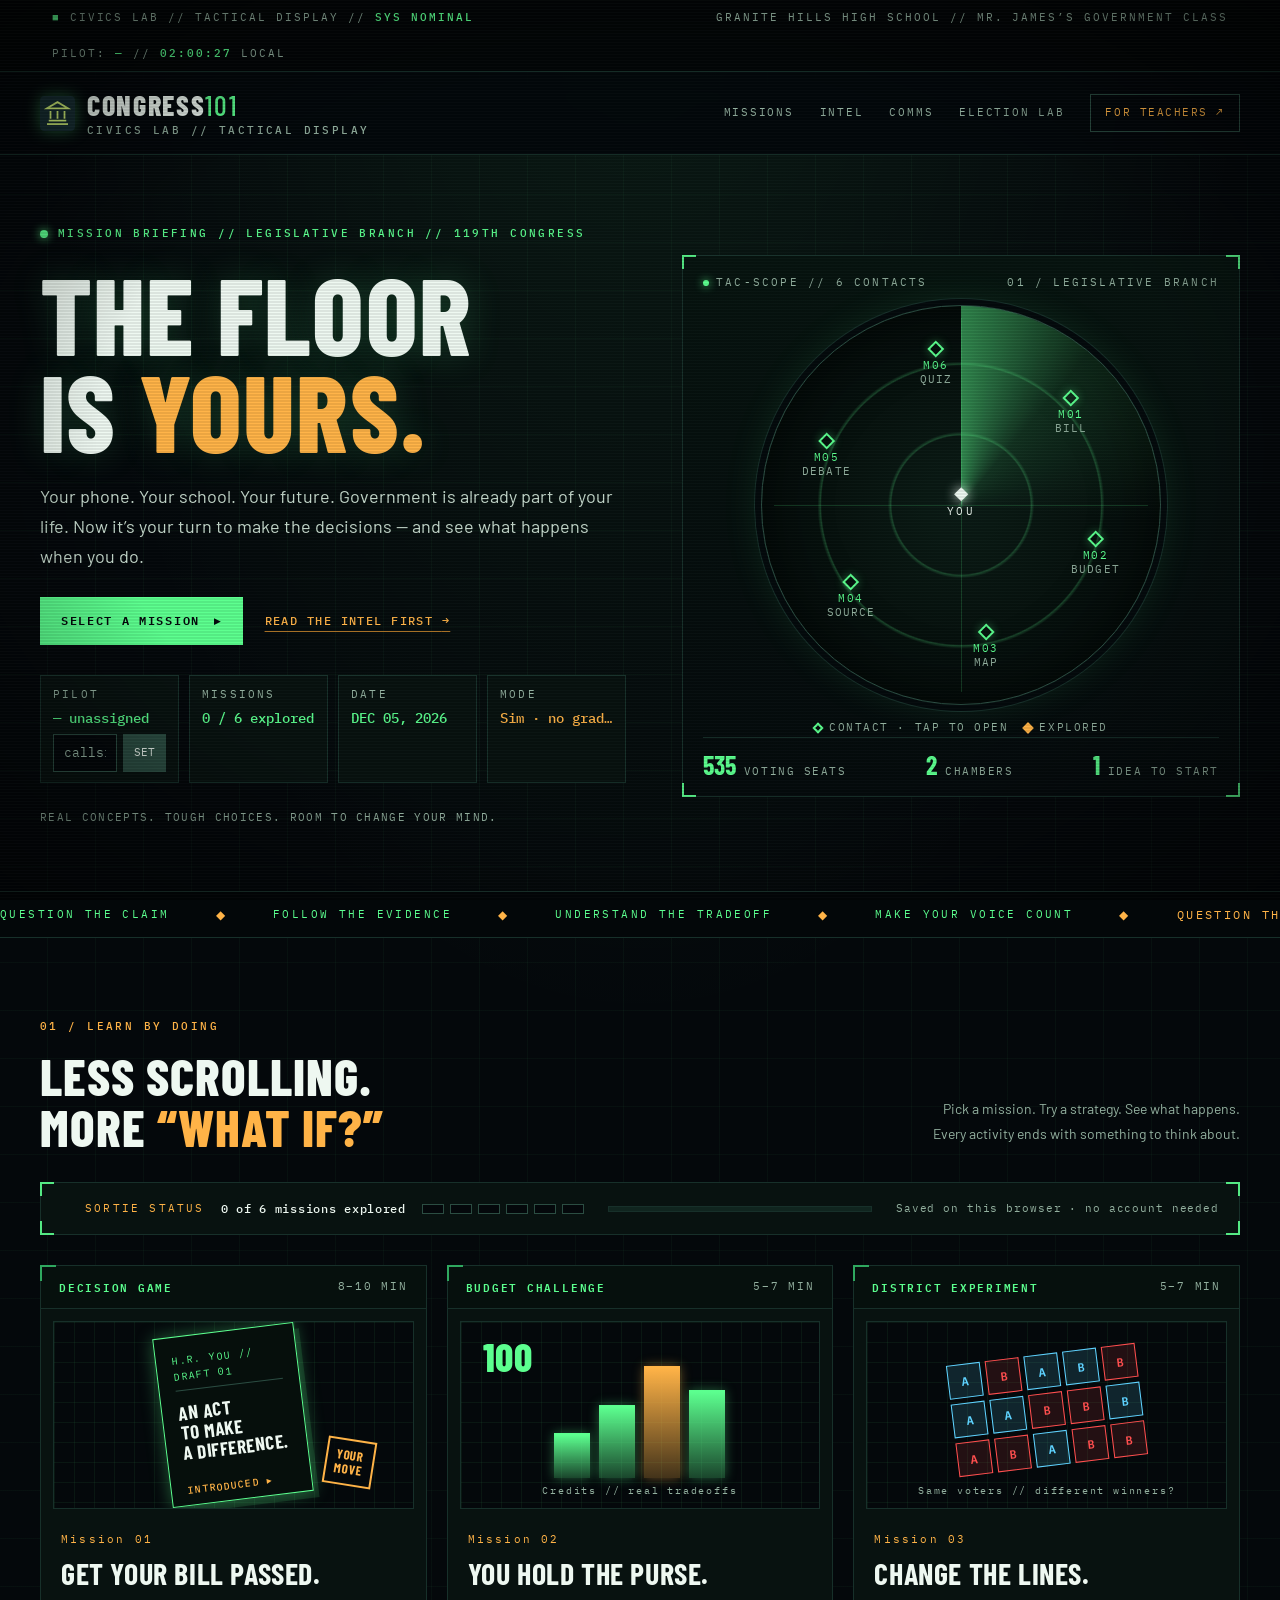
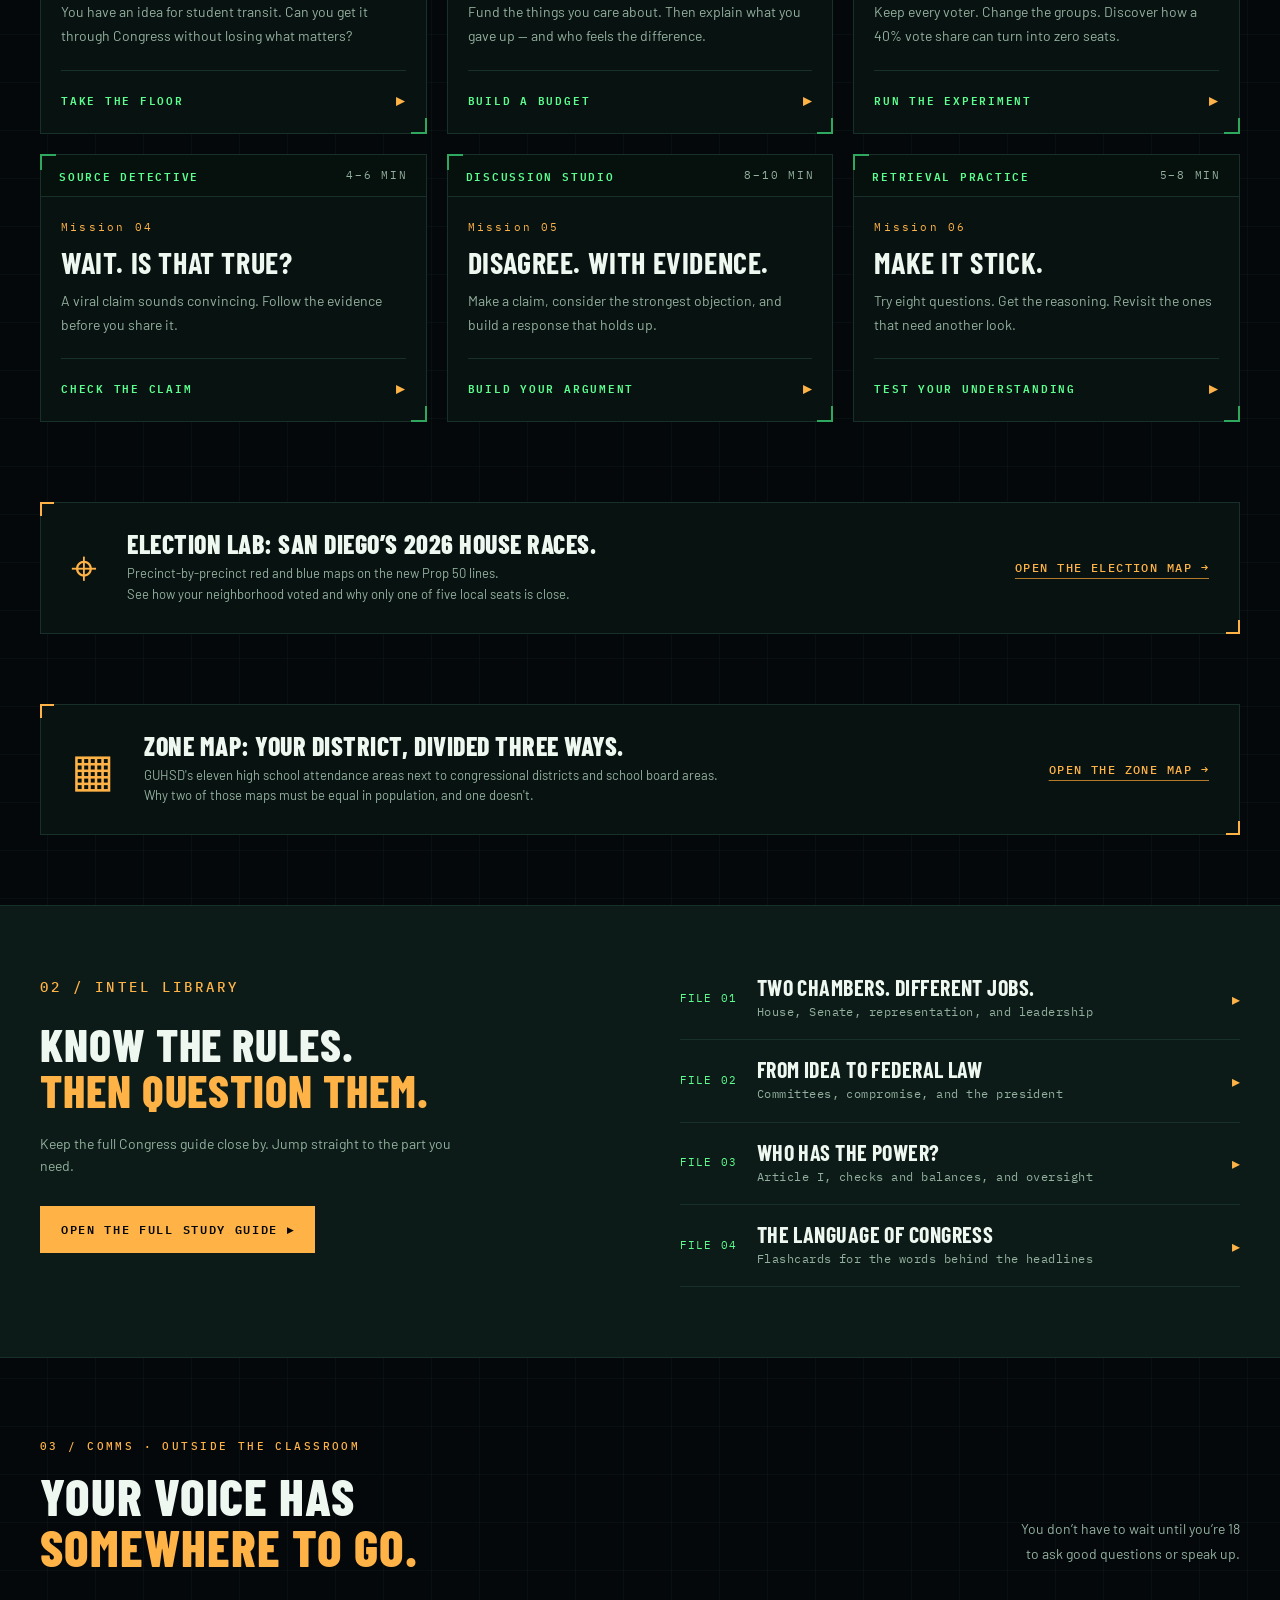
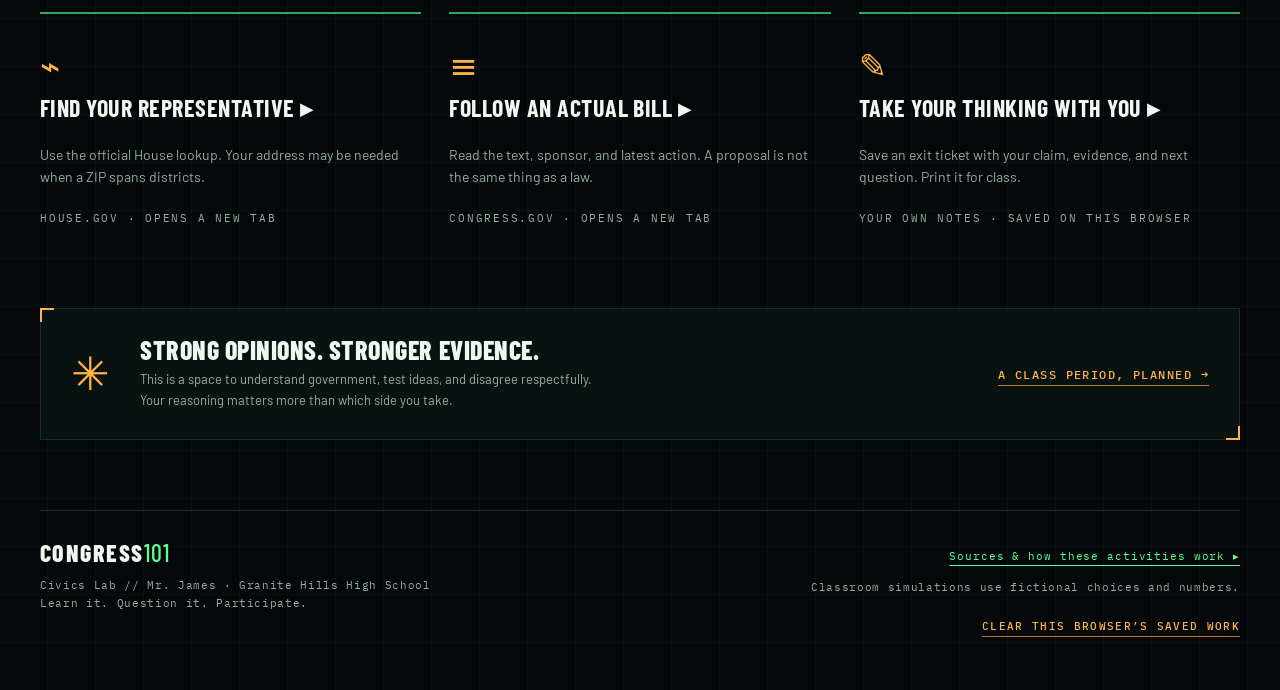
<file: index.html>
<!doctype html>
<html lang="en">
<head>
  <meta charset="utf-8"><meta name="viewport" content="width=device-width, initial-scale=1">
  <meta name="description" content="Civics Lab: make a law, balance competing priorities, investigate district maps, and practice with feedback in Mr. James’s government class at Granite Hills High School.">
  <meta name="theme-color" content="#04080b"><title>Congress 101 — Civics Lab</title>
  <meta property="og:title" content="Congress 101 — Civics Lab"><meta property="og:description" content="Six interactive missions on how Congress really works. The floor is yours."><meta property="og:type" content="website"><meta property="og:url" content="https://jdavis-gov.com">
  <link rel="icon" href="assets/mark.svg" type="image/svg+xml"><link rel="stylesheet" href="lab.css">
  <script src="lab.js" defer></script>
</head>
<body>
<a class="skip" href="#main">Skip to content</a>
<div class="topline" aria-label="System status"><div class="wrap"><span class="ok">Civics Lab // Tactical Display // <b>Sys Nominal</b></span><span>Granite Hills High School // Mr. James’s Government Class</span><span>Pilot: <b id="top-pilot">—</b> // <b id="hud-clock">--:--:--</b> local</span></div></div>
<header class="site-header"><div class="nav-wrap">
  <a class="brand" href="./" aria-label="Congress 101 home"><img src="assets/mark.svg" alt="" width="35" height="35"><span>CONGRESS<span class="brand-light">101</span><small>CIVICS LAB // TACTICAL DISPLAY</small></span></a>
  <nav aria-label="Main navigation"><a href="#missions">Missions</a><a href="#learn">Intel</a><a href="#toolkit">Comms</a><a href="races.html">Election lab</a><button class="nav-teacher" data-open="teacher">For teachers <span aria-hidden="true">↗</span></button></nav>
</div></header>
<main id="main">
<section class="hero wrap" aria-labelledby="hero-title">
  <div class="hero-copy"><p class="eyebrow"><span class="status-dot"></span> Mission briefing // Legislative branch // 119th Congress</p>
    <h1 id="hero-title">The floor<br> is <em>yours.</em></h1>
    <p class="hero-deck">Your phone. Your school. Your future. Government is already part of your life. Now it’s your turn to make the decisions — and see what happens when you do.</p>
    <div class="actions"><a class="button primary" href="#missions">Select a mission <span aria-hidden="true">▸</span></a><a class="text-link" href="congress.html#basics">Read the intel first <span aria-hidden="true">→</span></a></div>
    <div class="hud-readouts" aria-label="Status readouts">
      <div><span class="hud-label">Pilot</span><strong id="hud-pilot">— unassigned</strong><form class="callsign-form" id="callsign-form"><label class="sr-only" for="callsign">Your callsign</label><input id="callsign" maxlength="14" pattern="[A-Za-z0-9 \-]{2,14}" placeholder="callsign" autocomplete="nickname"><button type="submit" aria-label="Save callsign">SET</button></form></div>
      <div><span class="hud-label">Missions</span><strong id="hud-missions">0 / 6 explored</strong></div>
      <div><span class="hud-label">Date</span><strong id="hud-date">—</strong></div>
      <div><span class="hud-label">Mode</span><strong class="warn">Sim · no grades</strong></div>
    </div>
    <p class="hero-foot">Real concepts. Tough choices. Room to change your mind.</p>
  </div>
  <div class="scope-card hud"><span class="corner"></span>
    <div class="floor-top"><span><i></i>Tac-scope // 6 contacts</span><span>01 / Legislative branch</span></div>
    <div class="scope" role="group" aria-label="Mission radar: six missions arranged around you">
      <div class="sweep" aria-hidden="true"></div>
      <div class="you" aria-hidden="true">YOU</div>
      <button class="contact" data-open="bill" style="--x:27.6%;--y:-23.1%;--d:0s" aria-label="Mission 01: Get your bill passed"><i aria-hidden="true"></i><span>M01<small>BILL</small></span><b data-badge="bill"></b></button>
      <button class="contact" data-open="budget" style="--x:33.8%;--y:12.3%;--d:.5s" aria-label="Mission 02: You hold the purse"><i aria-hidden="true"></i><span>M02<small>BUDGET</small></span><b data-badge="budget"></b></button>
      <button class="contact" data-open="map" style="--x:6.3%;--y:35.5%;--d:1s" aria-label="Mission 03: Change the lines"><i aria-hidden="true"></i><span>M03<small>MAP</small></span><b data-badge="map"></b></button>
      <button class="contact" data-open="source" style="--x:-27.6%;--y:23.1%;--d:1.5s" aria-label="Mission 04: Wait, is that true?"><i aria-hidden="true"></i><span>M04<small>SOURCE</small></span><b data-badge="source"></b></button>
      <button class="contact" data-open="debate" style="--x:-33.8%;--y:-12.3%;--d:2s" aria-label="Mission 05: Disagree, with evidence"><i aria-hidden="true"></i><span>M05<small>DEBATE</small></span><b data-badge="debate"></b></button>
      <button class="contact" data-open="quiz" style="--x:-6.3%;--y:-35.5%;--d:2.5s" aria-label="Mission 06: Make it stick"><i aria-hidden="true"></i><span>M06<small>QUIZ</small></span><b data-badge="quiz"></b></button>
    </div>
    <div class="scope-legend" aria-hidden="true"><span><i></i>Contact · tap to open</span><span><i class="done"></i>Explored</span></div>
    <div class="scope-foot"><div><strong>535</strong><span>voting seats</span></div><div><strong>2</strong><span>chambers</span></div><div><strong>1</strong><span>idea to start</span></div></div>
  </div>
</section>
<div class="ticker" aria-label="Classroom approach"><div class="wrap"><span>Question the claim</span><span aria-hidden="true">◆</span><span>Follow the evidence</span><span aria-hidden="true">◆</span><span>Understand the tradeoff</span><span aria-hidden="true">◆</span><span>Make your voice count</span><span aria-hidden="true">◆</span><span aria-hidden="true">Question the claim</span><span aria-hidden="true">◆</span><span aria-hidden="true">Follow the evidence</span><span aria-hidden="true">◆</span><span aria-hidden="true">Understand the tradeoff</span><span aria-hidden="true">◆</span><span aria-hidden="true">Make your voice count</span><span aria-hidden="true">◆</span></div></div>
<section class="wrap section" id="missions" aria-labelledby="missions-title">
  <div class="section-heading"><div><p class="eyebrow">01 / Learn by doing</p><h2 id="missions-title">Less scrolling.<br> More <em>“what if?”</em></h2></div><p>Pick a mission. Try a strategy. See what happens.<br> Every activity ends with something to think about.</p></div>
  <div class="progress-panel hud"><span class="corner"></span><div><span class="progress-label">Sortie status</span><strong id="progress-text" role="status">0 of 6 missions explored</strong><span class="pips" aria-hidden="true"><span class="pip"><b data-badge="bill"></b></span><span class="pip"><b data-badge="budget"></b></span><span class="pip"><b data-badge="map"></b></span><span class="pip"><b data-badge="source"></b></span><span class="pip"><b data-badge="debate"></b></span><span class="pip"><b data-badge="quiz"></b></span></span></div><div class="progress-track"><span id="progress-fill"></span></div><span id="storage-note">Saved on this browser · no account needed</span></div>
  <div class="mission-grid">
    <article class="mission featured"><div class="mission-top"><span class="tag">Decision game</span><span>8–10 min</span></div><div class="mission-art bill-art" aria-hidden="true"><span class="paper"><small>H.R. YOU // DRAFT 01</small><b>An act<br> to make<br> a difference.</b><i>INTRODUCED ▸</i></span><span class="stamp">Your<br> move</span></div><div class="mission-body"><p class="mission-number">Mission 01 <span data-badge="bill"></span></p><h3>Get your bill passed.</h3><p>You have an idea for student transit. Can you get it through Congress without losing what matters?</p><button class="mission-link" data-open="bill">Take the floor <span aria-hidden="true">▸</span></button></div></article>
    <article class="mission"><div class="mission-top"><span class="tag">Budget challenge</span><span>5–7 min</span></div><div class="mission-art budget-art" aria-hidden="true"><span class="budget-bar b1"></span><span class="budget-bar b2"></span><span class="budget-bar b3"></span><span class="budget-bar b4"></span><b>100</b><small>Credits // real tradeoffs</small></div><div class="mission-body"><p class="mission-number">Mission 02 <span data-badge="budget"></span></p><h3>You hold the purse.</h3><p>Fund the things you care about. Then explain what you gave up — and who feels the difference.</p><button class="mission-link" data-open="budget">Build a budget <span aria-hidden="true">▸</span></button></div></article>
    <article class="mission"><div class="mission-top"><span class="tag">District experiment</span><span>5–7 min</span></div><div class="mission-art map-art" aria-hidden="true"><div class="mini-map"><span>A</span><span>B</span><span>A</span><span>B</span><span>B</span><span>A</span><span>A</span><span>B</span><span>B</span><span>B</span><span>A</span><span>B</span><span>A</span><span>B</span><span>B</span></div><small>Same voters // different winners?</small></div><div class="mission-body"><p class="mission-number">Mission 03 <span data-badge="map"></span></p><h3>Change the lines.</h3><p>Keep every voter. Change the groups. Discover how a 40% vote share can turn into zero seats.</p><button class="mission-link" data-open="map">Run the experiment <span aria-hidden="true">▸</span></button></div></article>
    <article class="mission compact"><div class="mission-top"><span class="tag">Source detective</span><span>4–6 min</span></div><div class="mission-body"><p class="mission-number">Mission 04 <span data-badge="source"></span></p><h3>Wait. Is that true?</h3><p>A viral claim sounds convincing. Follow the evidence before you share it.</p><button class="mission-link" data-open="source">Check the claim <span aria-hidden="true">▸</span></button></div></article>
    <article class="mission compact"><div class="mission-top"><span class="tag">Discussion studio</span><span>8–10 min</span></div><div class="mission-body"><p class="mission-number">Mission 05 <span data-badge="debate"></span></p><h3>Disagree. With evidence.</h3><p>Make a claim, consider the strongest objection, and build a response that holds up.</p><button class="mission-link" data-open="debate">Build your argument <span aria-hidden="true">▸</span></button></div></article>
    <article class="mission compact"><div class="mission-top"><span class="tag">Retrieval practice</span><span>5–8 min</span></div><div class="mission-body"><p class="mission-number">Mission 06 <span data-badge="quiz"></span></p><h3>Make it stick.</h3><p>Try eight questions. Get the reasoning. Revisit the ones that need another look.</p><button class="mission-link" data-open="quiz">Test your understanding <span aria-hidden="true">▸</span></button></div></article>
  </div>
</section>
<section class="wrap class-note" aria-labelledby="election-title"><span aria-hidden="true">⌖</span><div><h2 id="election-title">Election lab: San Diego’s 2026 House races.</h2><p>Precinct-by-precinct red and blue maps on the new Prop 50 lines.<br> See how your neighborhood voted and why only one of five local seats is close.</p></div><a class="text-link" href="races.html">Open the election map →</a></section>
<section class="wrap class-note" aria-labelledby="zones-title"><span aria-hidden="true">▦</span><div><h2 id="zones-title">Zone map: your district, divided three ways.</h2><p>GUHSD's eleven high school attendance areas next to congressional districts and school board areas.<br> Why two of those maps must be equal in population, and one doesn't.</p></div><a class="text-link" href="zones.html">Open the zone map →</a></section>
<section class="learn-section" id="learn"><div class="wrap learn-grid"><div><p class="eyebrow">02 / Intel library</p><h2>Know the rules.<br> <em>Then question them.</em></h2><p>Keep the full Congress guide close by. Jump straight to the part you need.</p><a class="button light" href="congress.html">Open the full study guide ▸</a></div><div class="lesson-list"><a href="congress.html#basics"><span>FILE 01</span><div><h3>Two chambers. Different jobs.</h3><p>House, Senate, representation, and leadership</p></div><b>▸</b></a><a href="congress.html#bill"><span>FILE 02</span><div><h3>From idea to federal law</h3><p>Committees, compromise, and the president</p></div><b>▸</b></a><a href="congress.html#powers"><span>FILE 03</span><div><h3>Who has the power?</h3><p>Article I, checks and balances, and oversight</p></div><b>▸</b></a><a href="congress.html#vocab"><span>FILE 04</span><div><h3>The language of Congress</h3><p>Flashcards for the words behind the headlines</p></div><b>▸</b></a></div></div></section>
<section class="wrap section" id="toolkit"><div class="section-heading"><div><p class="eyebrow">03 / Comms · outside the classroom</p><h2>Your voice has<br> <em>somewhere to go.</em></h2></div><p>You don’t have to wait until you’re 18<br> to ask good questions or speak up.</p></div><div class="toolkit-grid"><a class="tool-card" href="https://www.house.gov/representatives/find-your-representative" target="_blank" rel="noopener noreferrer"><span class="tool-icon" aria-hidden="true">⌁</span><h3>Find your representative ▸</h3><p>Use the official House lookup. Your address may be needed when a ZIP spans districts.</p><small>HOUSE.GOV · OPENS A NEW TAB</small></a><a class="tool-card" href="https://www.congress.gov/browse" target="_blank" rel="noopener noreferrer"><span class="tool-icon" aria-hidden="true">≡</span><h3>Follow an actual bill ▸</h3><p>Read the text, sponsor, and latest action. A proposal is not the same thing as a law.</p><small>CONGRESS.GOV · OPENS A NEW TAB</small></a><button class="tool-card" data-open="exit"><span class="tool-icon" aria-hidden="true">✎</span><h3>Take your thinking with you ▸</h3><p>Save an exit ticket with your claim, evidence, and next question. Print it for class.</p><small>YOUR OWN NOTES · SAVED ON THIS BROWSER</small></button></div></section>
<section class="wrap class-note"><span aria-hidden="true">✳</span><div><h2>Strong opinions. Stronger evidence.</h2><p>This is a space to understand government, test ideas, and disagree respectfully.<br> Your reasoning matters more than which side you take.</p></div><button class="text-link" data-open="teacher">A class period, planned →</button></section>
</main>
<footer class="wrap footer"><div><a class="brand" href="./">CONGRESS<span class="brand-light">101</span></a><p>Civics Lab // Mr. James · Granite Hills High School<br> Learn it. Question it. Participate.</p></div><div><a href="sources.html">Sources & how these activities work ▸</a><p>Classroom simulations use fictional choices and numbers.</p><button class="text-link" id="clear-progress">Clear this browser’s saved work</button><span id="clear-status" role="status"></span></div></footer>
<dialog id="activity-dialog" aria-labelledby="activity-title"><div class="dialog-bar"><span id="activity-label">CIVICS LAB</span><button id="close-dialog" aria-label="Close activity">Close ×</button></div><div id="activity-content"></div></dialog>
<noscript><p class="noscript">Interactive missions need JavaScript. You can still <a href="congress.html#basics">read the study guide</a> and <a href="sources.html">open the sources</a>.</p></noscript>
<script>
/* HUD chrome only: clock, date, callsign, mission tally. Mission logic lives in lab.js. */
(() => {
  'use strict';
  const $ = (id) => document.getElementById(id);
  const pad = (n) => String(n).padStart(2, '0');
  function tick() {
    const d = new Date();
    $('hud-clock').textContent = `${pad(d.getHours())}:${pad(d.getMinutes())}:${pad(d.getSeconds())}`;
  }
  tick(); setInterval(tick, 1000);
  $('hud-date').textContent = new Date().toLocaleDateString('en-US', { day: '2-digit', month: 'short', year: 'numeric' }).toUpperCase();
  const KEY = 'congress101-callsign';
  let callsign = '';
  try { callsign = (localStorage.getItem(KEY) || '').slice(0, 14); } catch {}
  function showPilot() {
    const name = callsign ? callsign.toUpperCase() : '';
    $('hud-pilot').textContent = name || '— unassigned';
    $('top-pilot').textContent = name || '—';
    $('callsign').value = callsign;
  }
  $('callsign-form').addEventListener('submit', (e) => {
    e.preventDefault();
    const v = $('callsign').value.trim().replace(/[^A-Za-z0-9 \-]/g, '').slice(0, 14);
    callsign = v;
    try { v ? localStorage.setItem(KEY, v) : localStorage.removeItem(KEY); } catch {}
    showPilot();
  });
  showPilot();
  /* Mirror lab.js's "n of 6 missions explored" into the HUD readout. */
  const src = $('progress-text'), out = $('hud-missions');
  const sync = () => { const m = src.textContent.match(/(\d+) of (\d+)/); if (m) out.textContent = `${m[1]} / ${m[2]} explored`; };
  new MutationObserver(sync).observe(src, { childList: true, characterData: true, subtree: true });
  sync();
})();
</script>
</body></html>
</file>
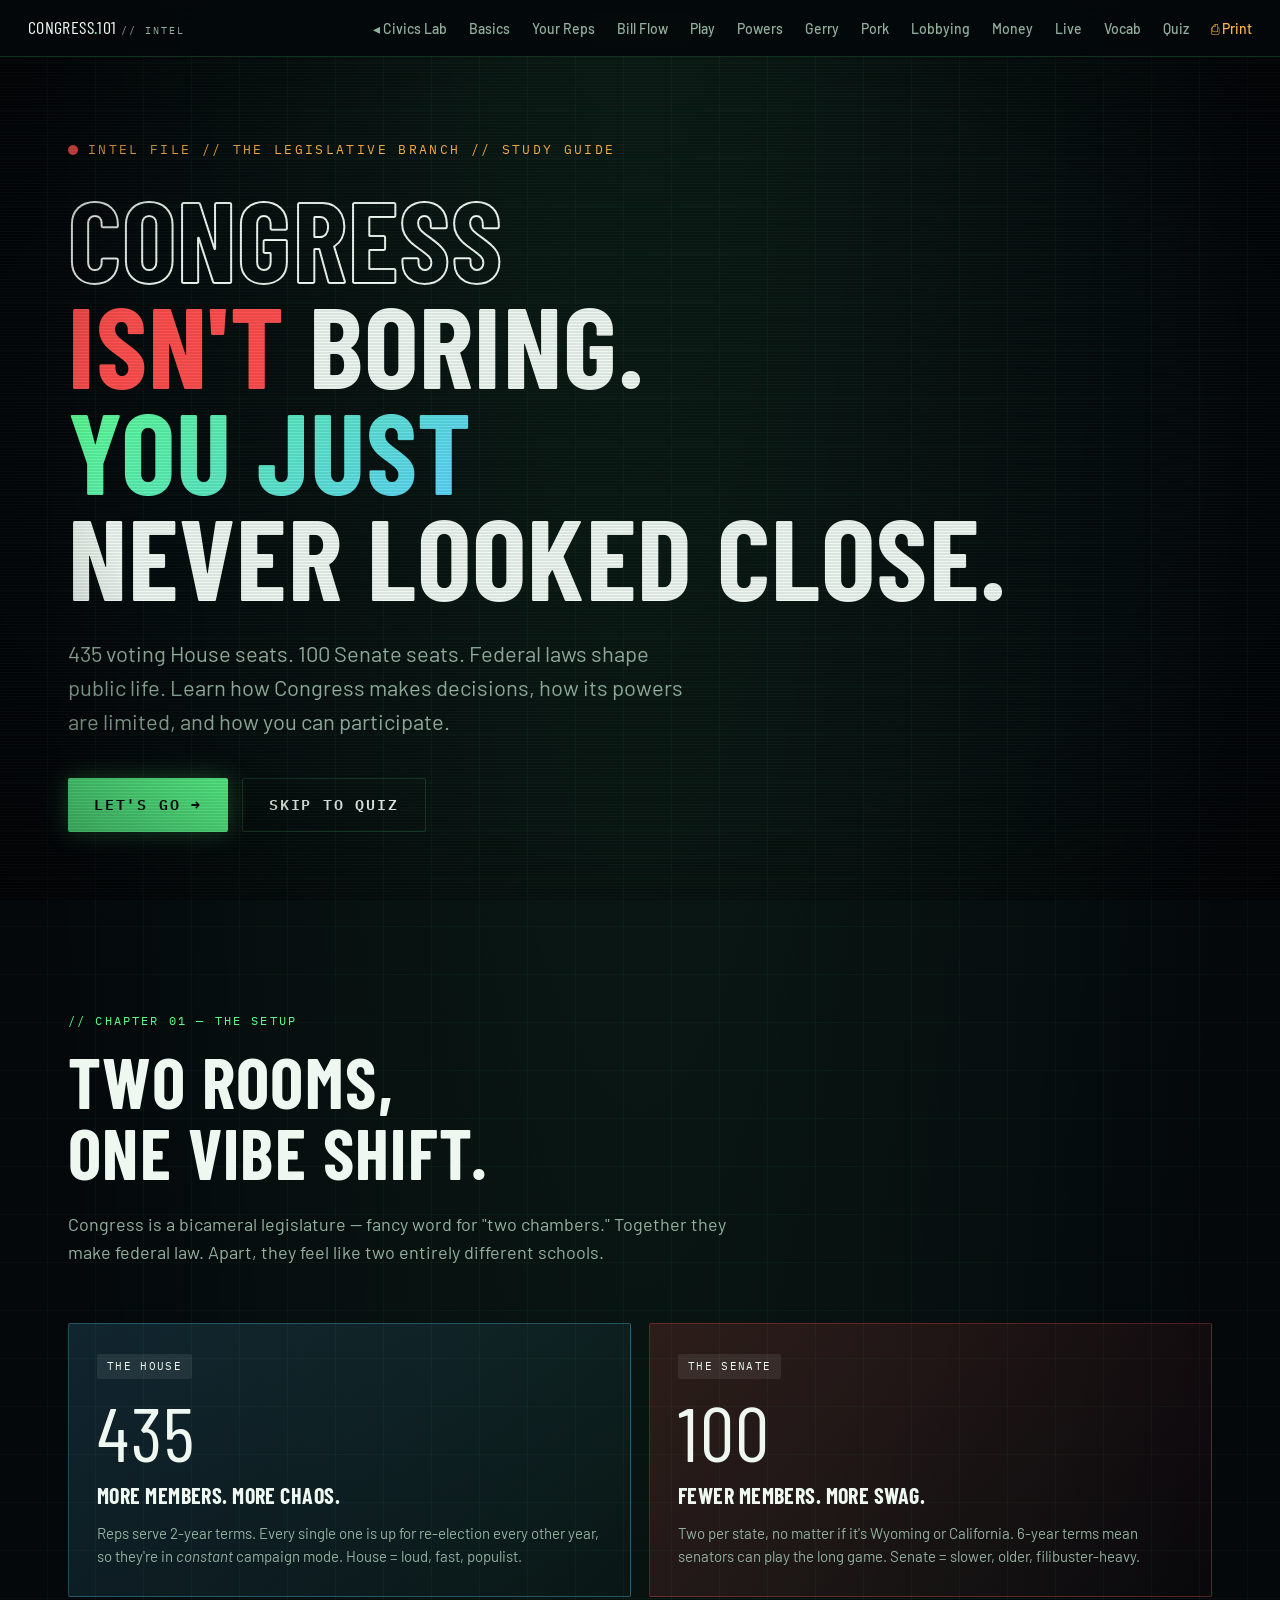
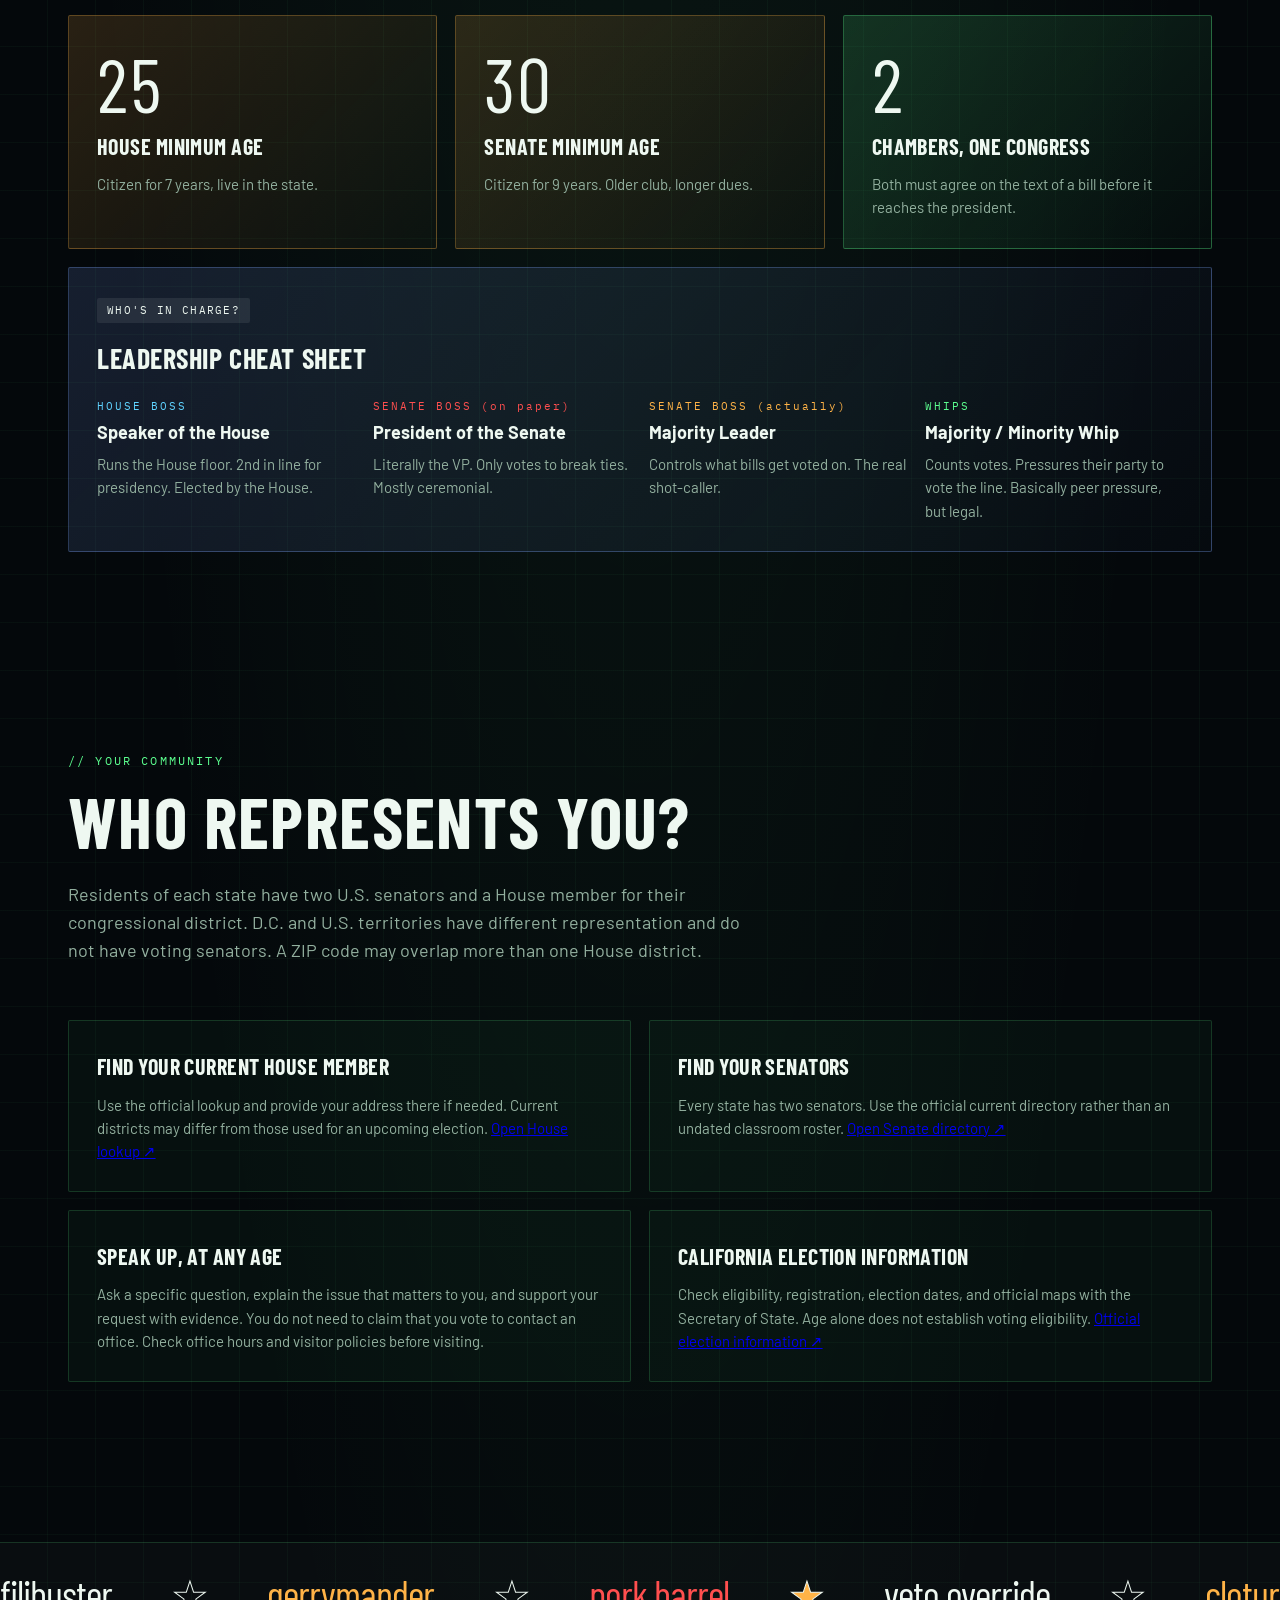
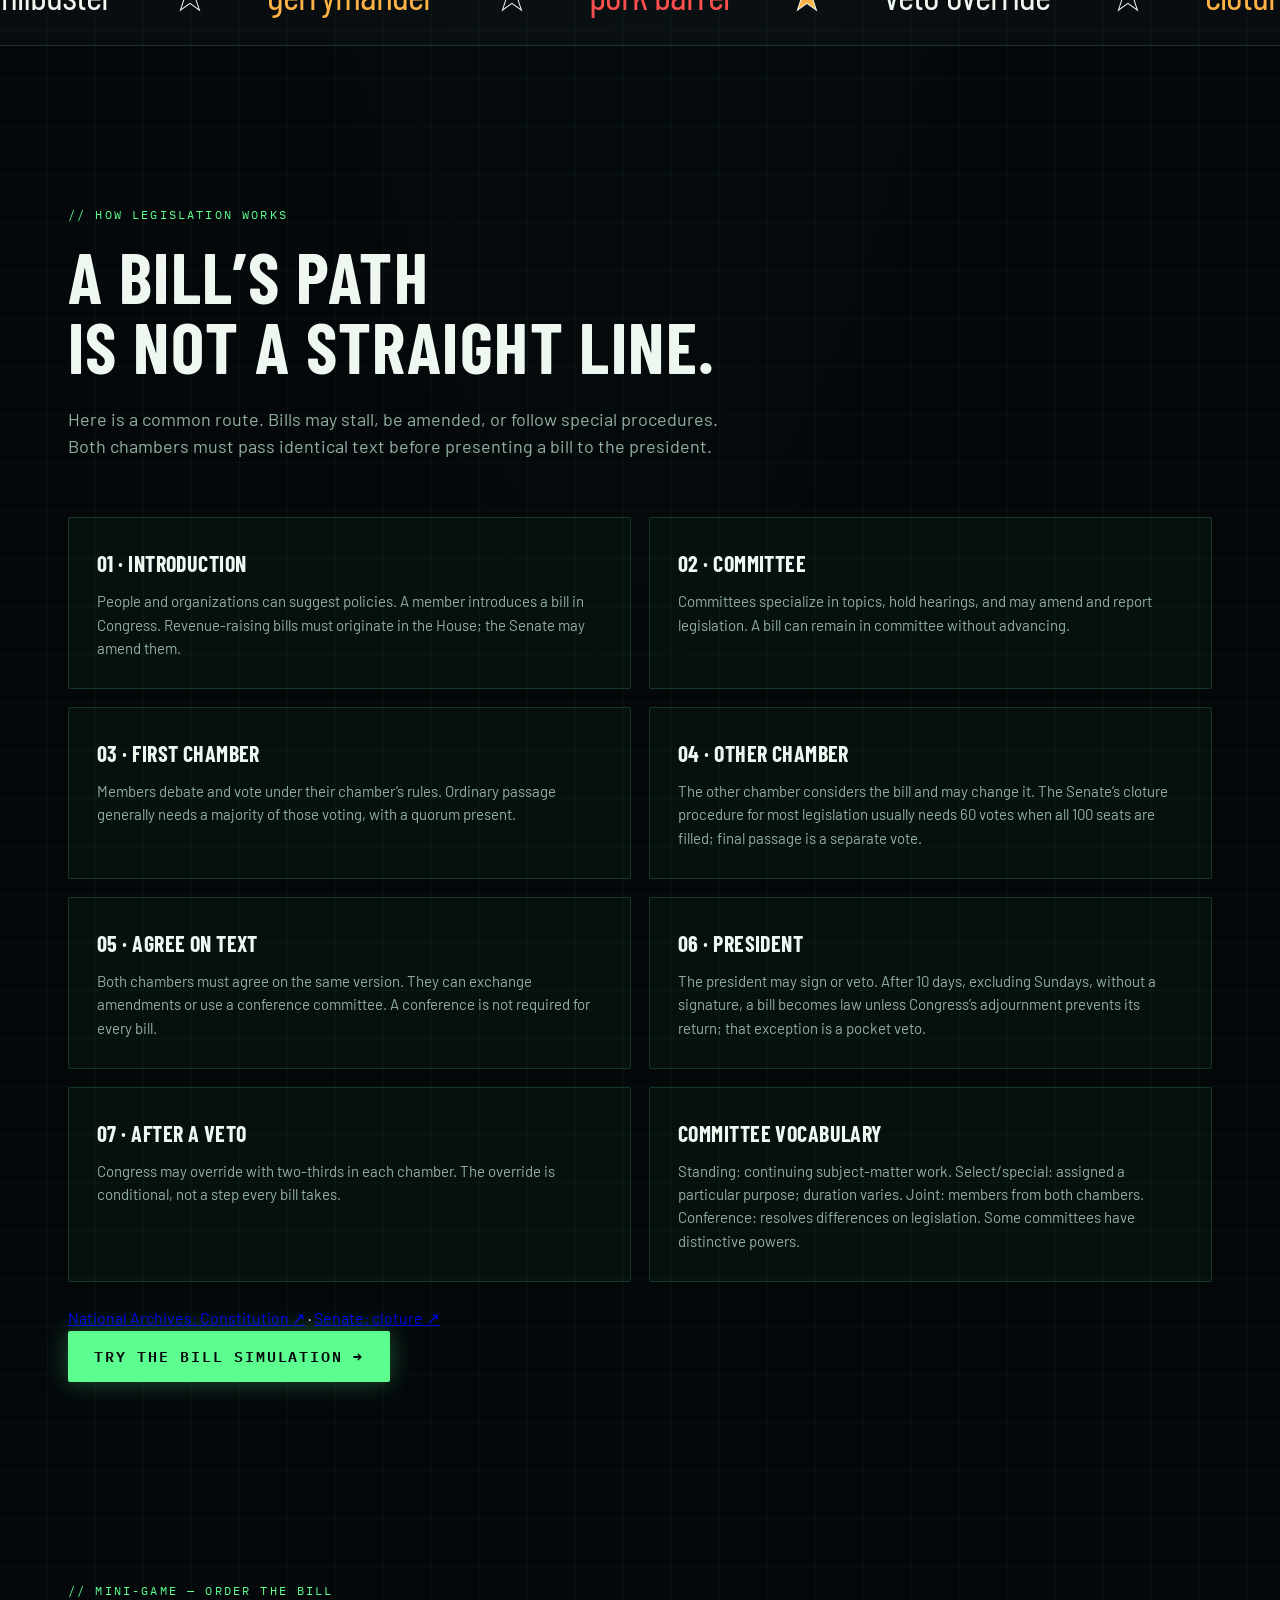
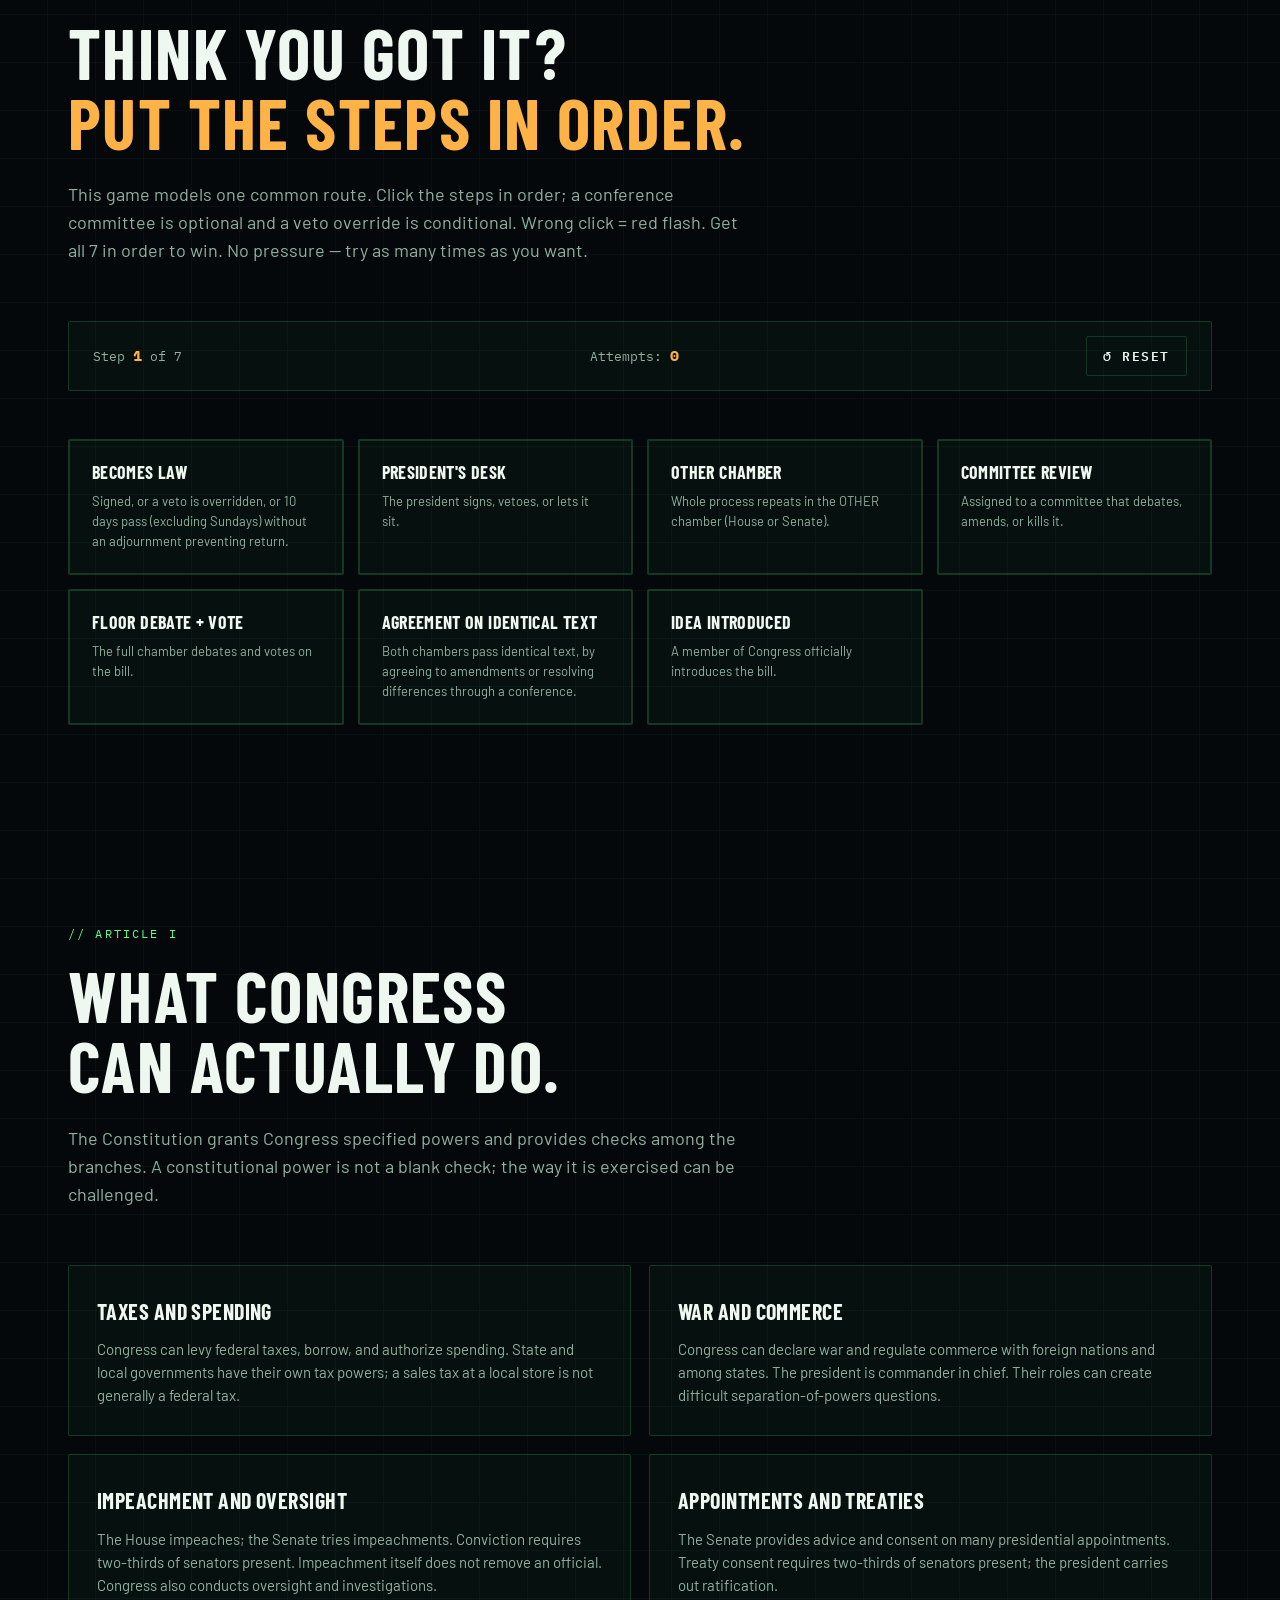
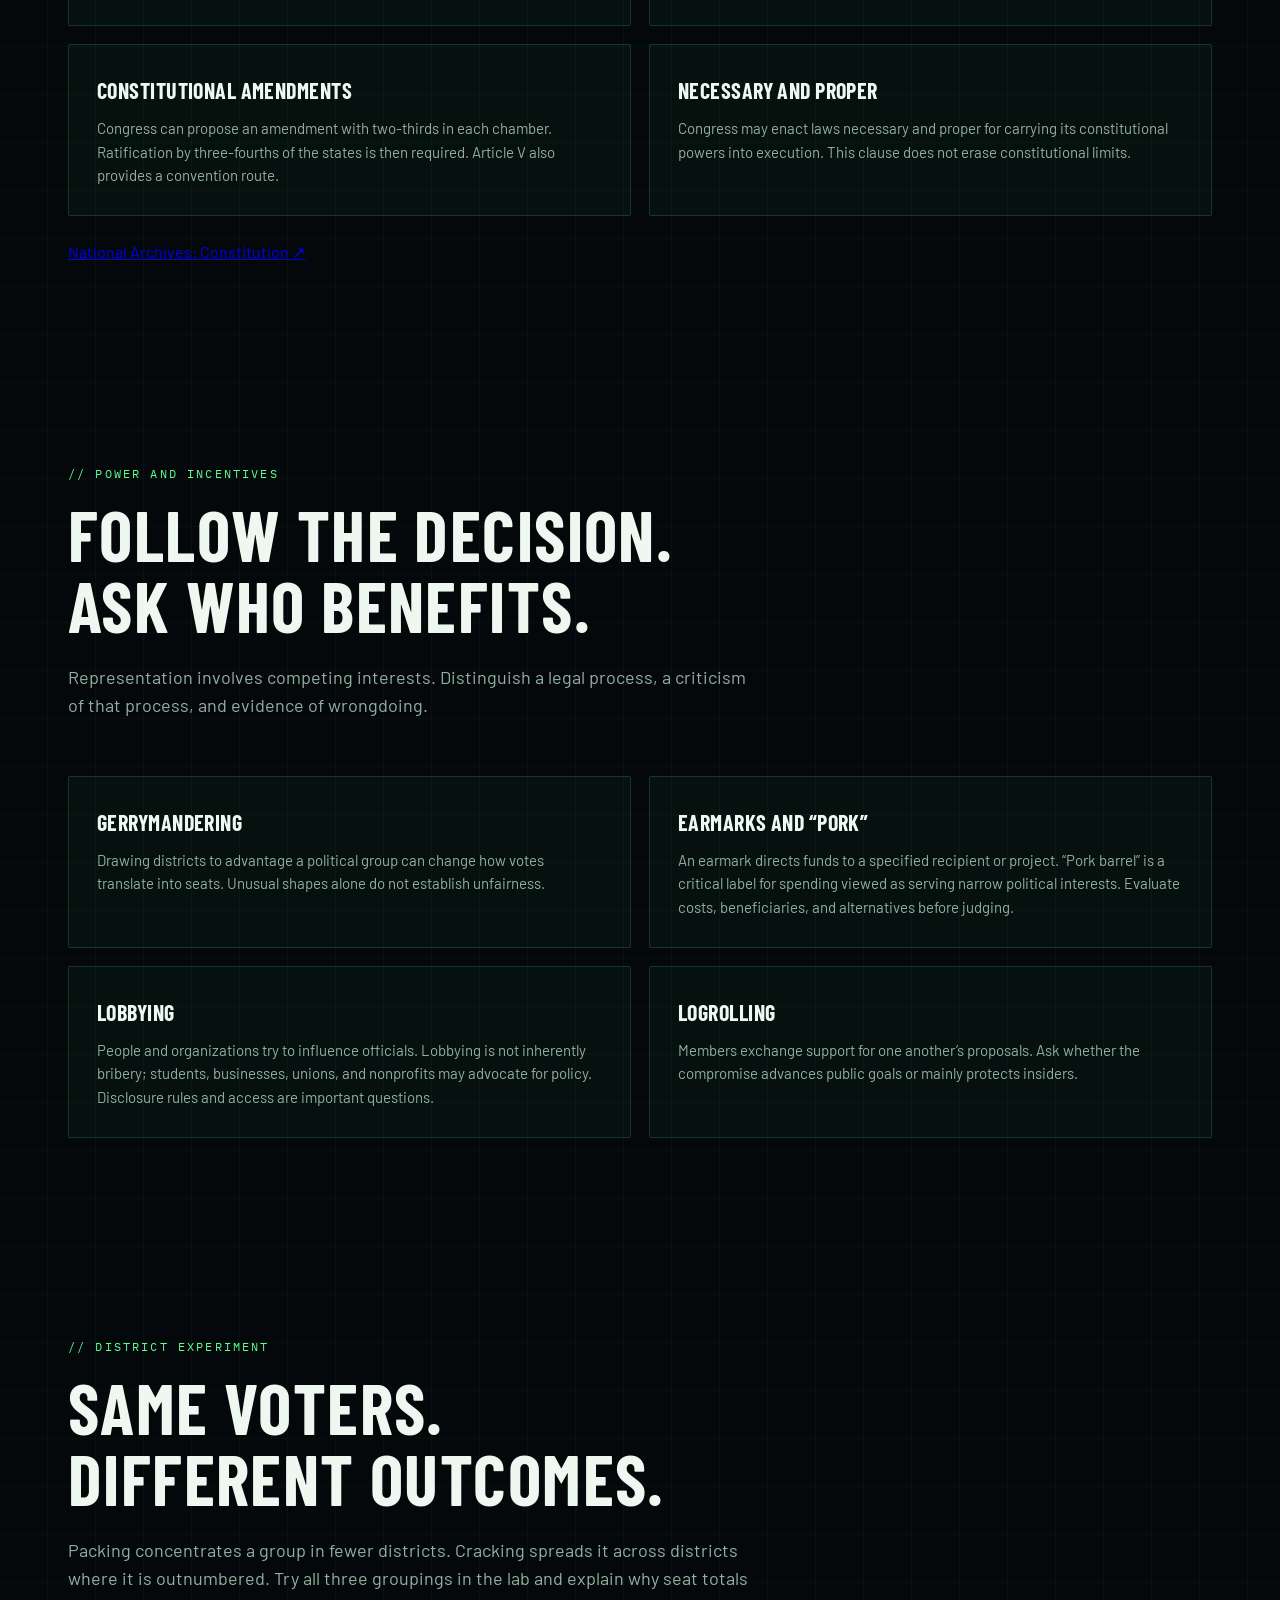
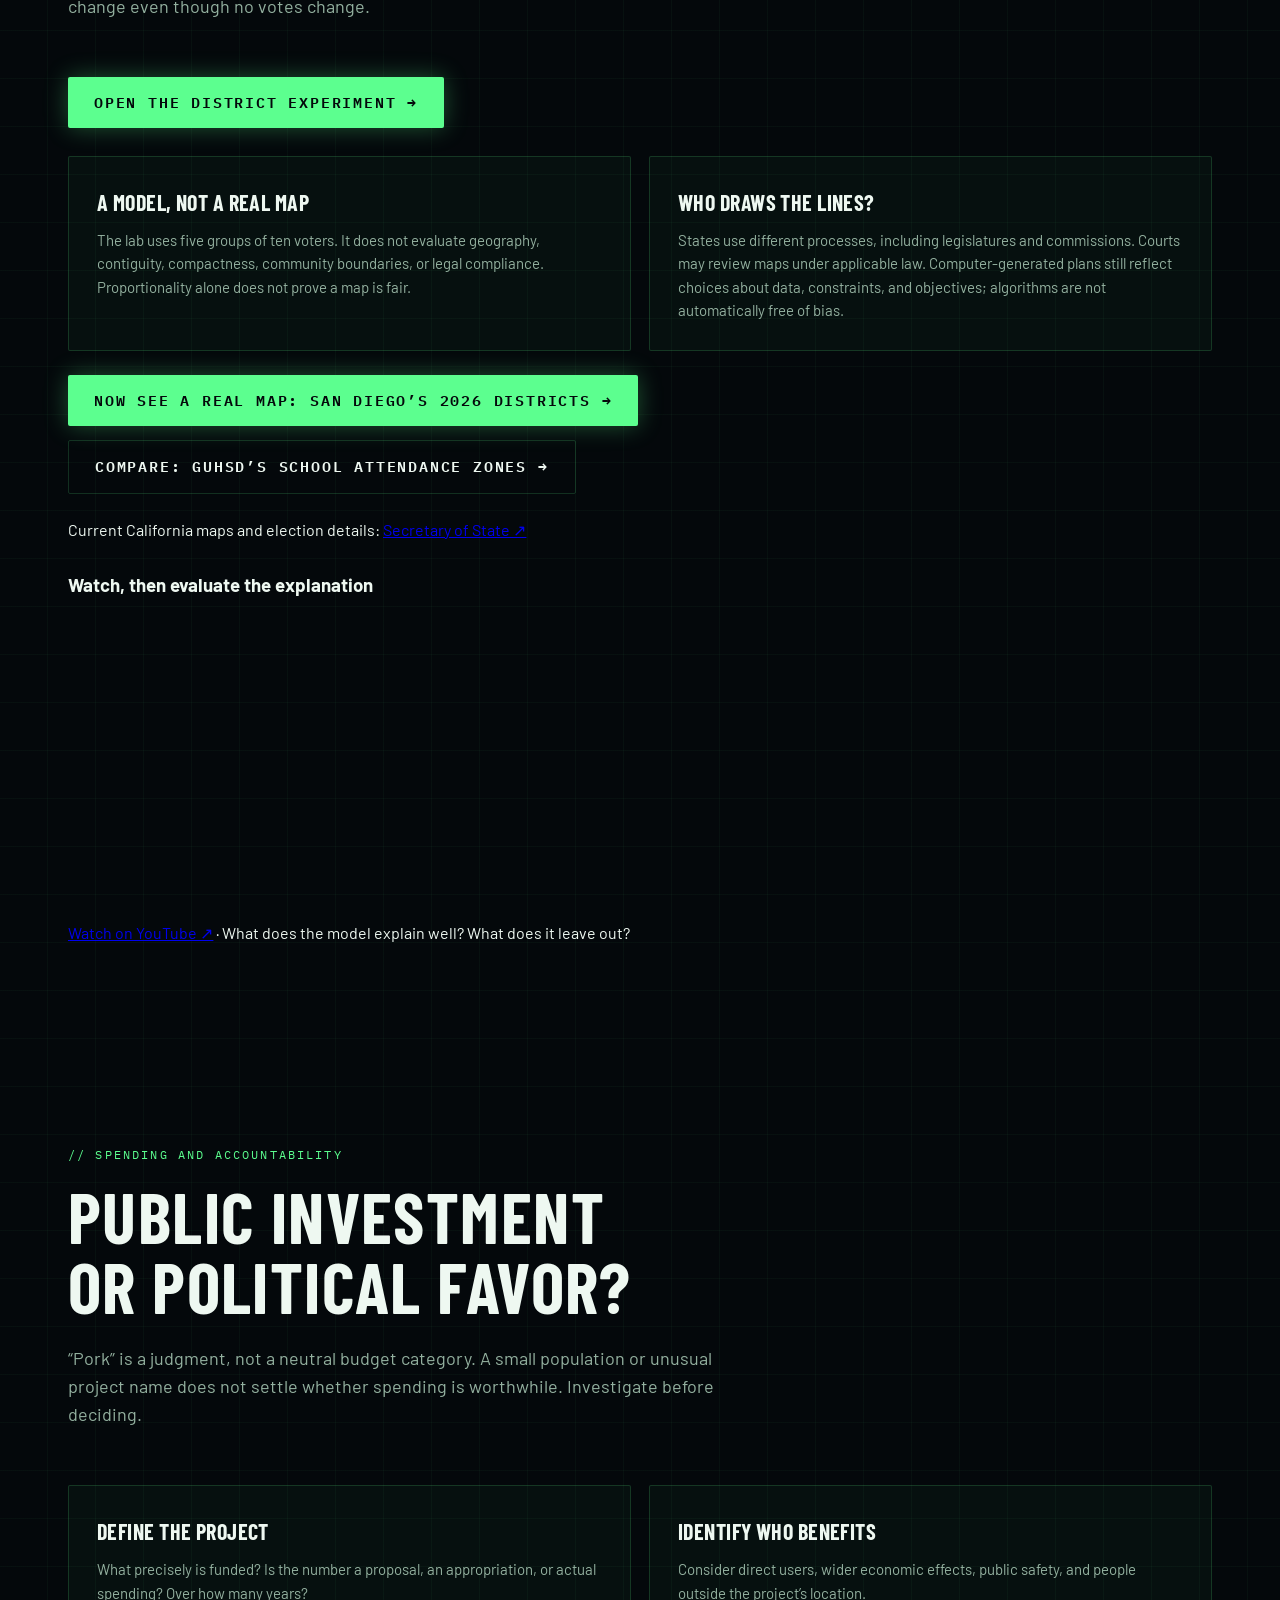
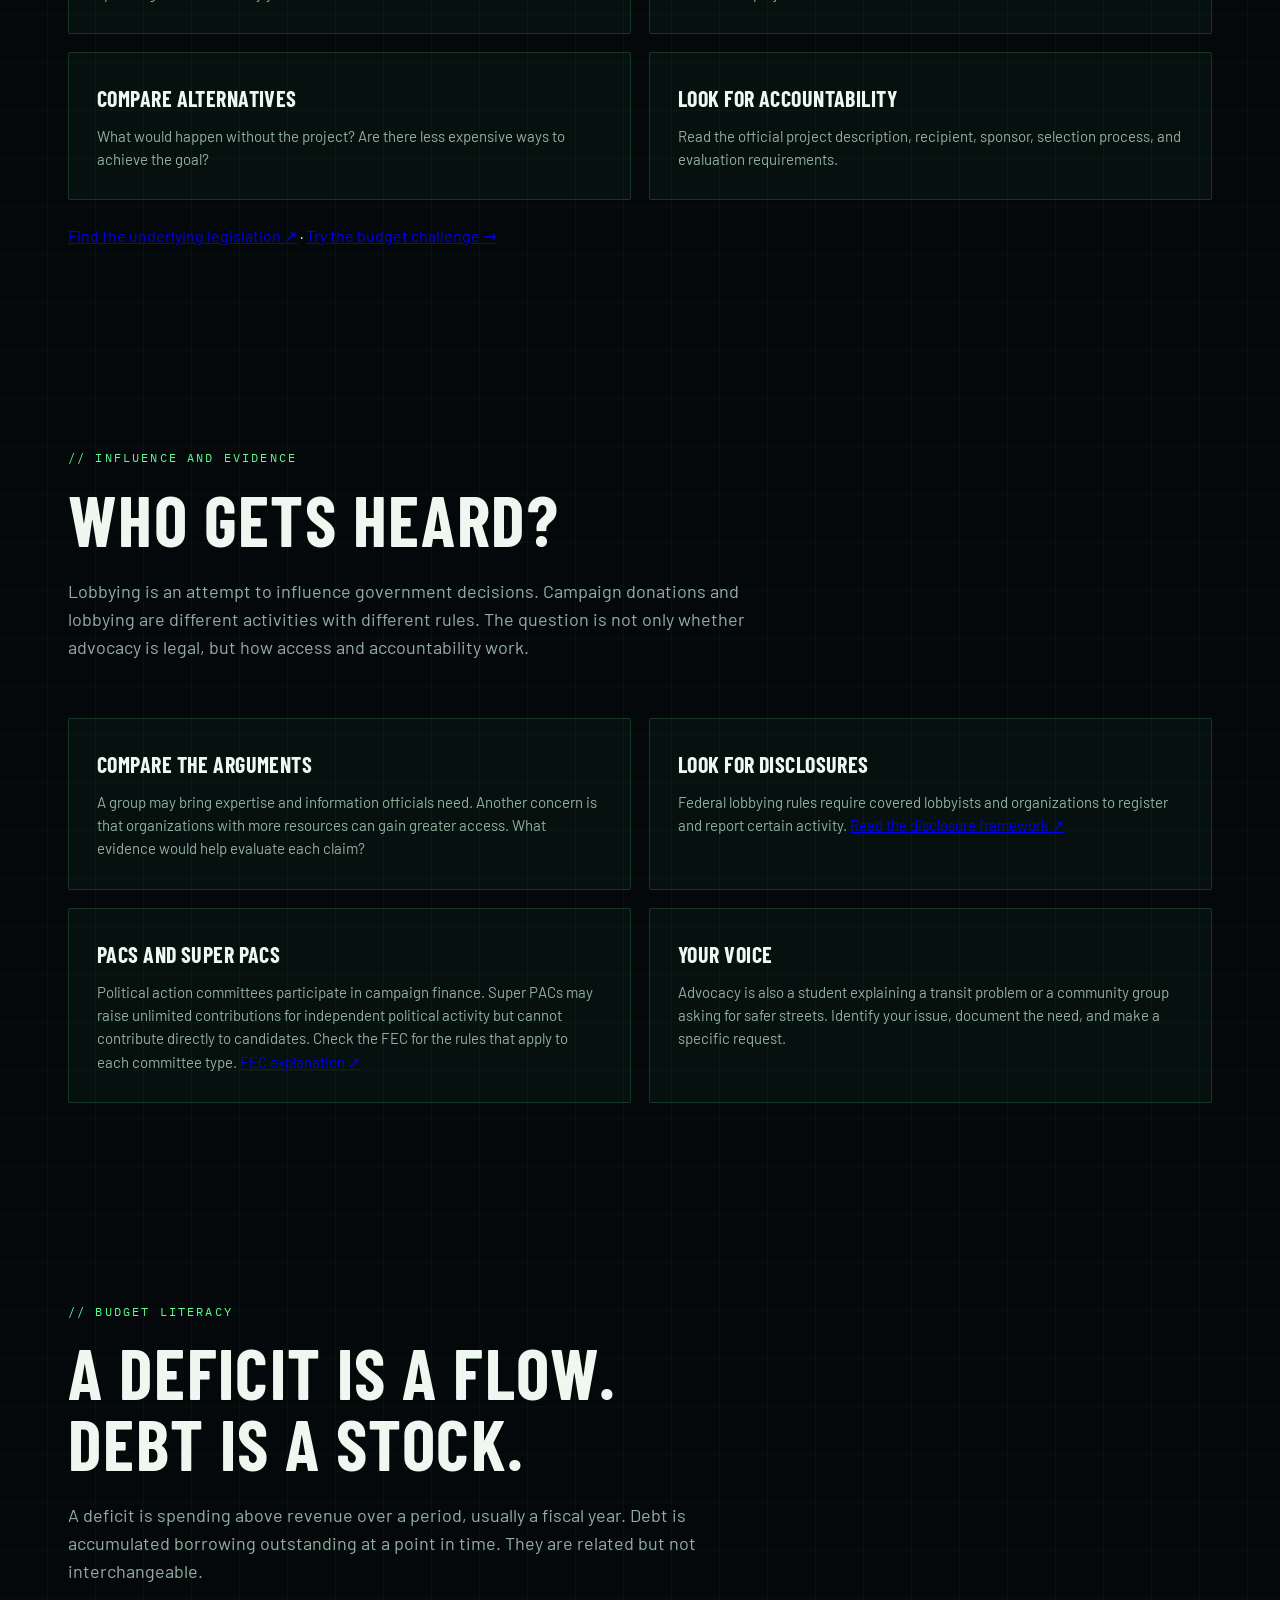
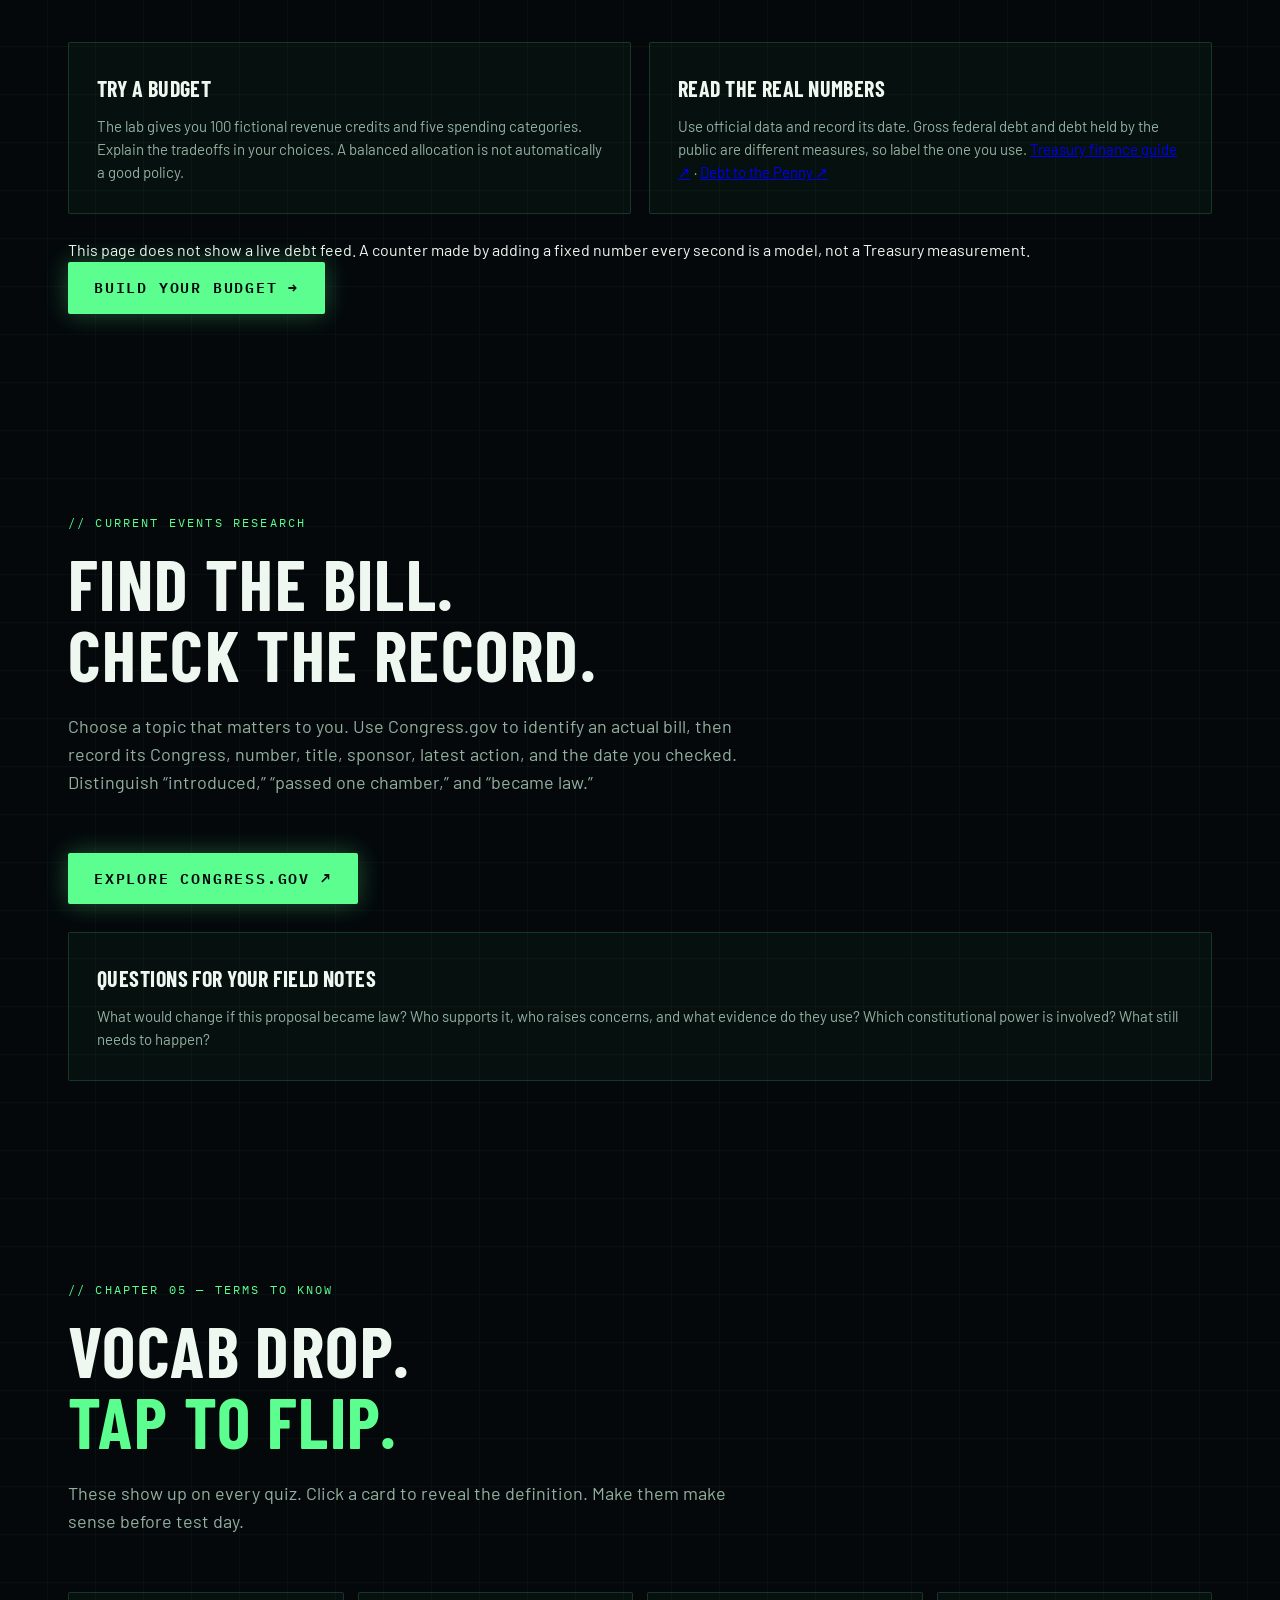
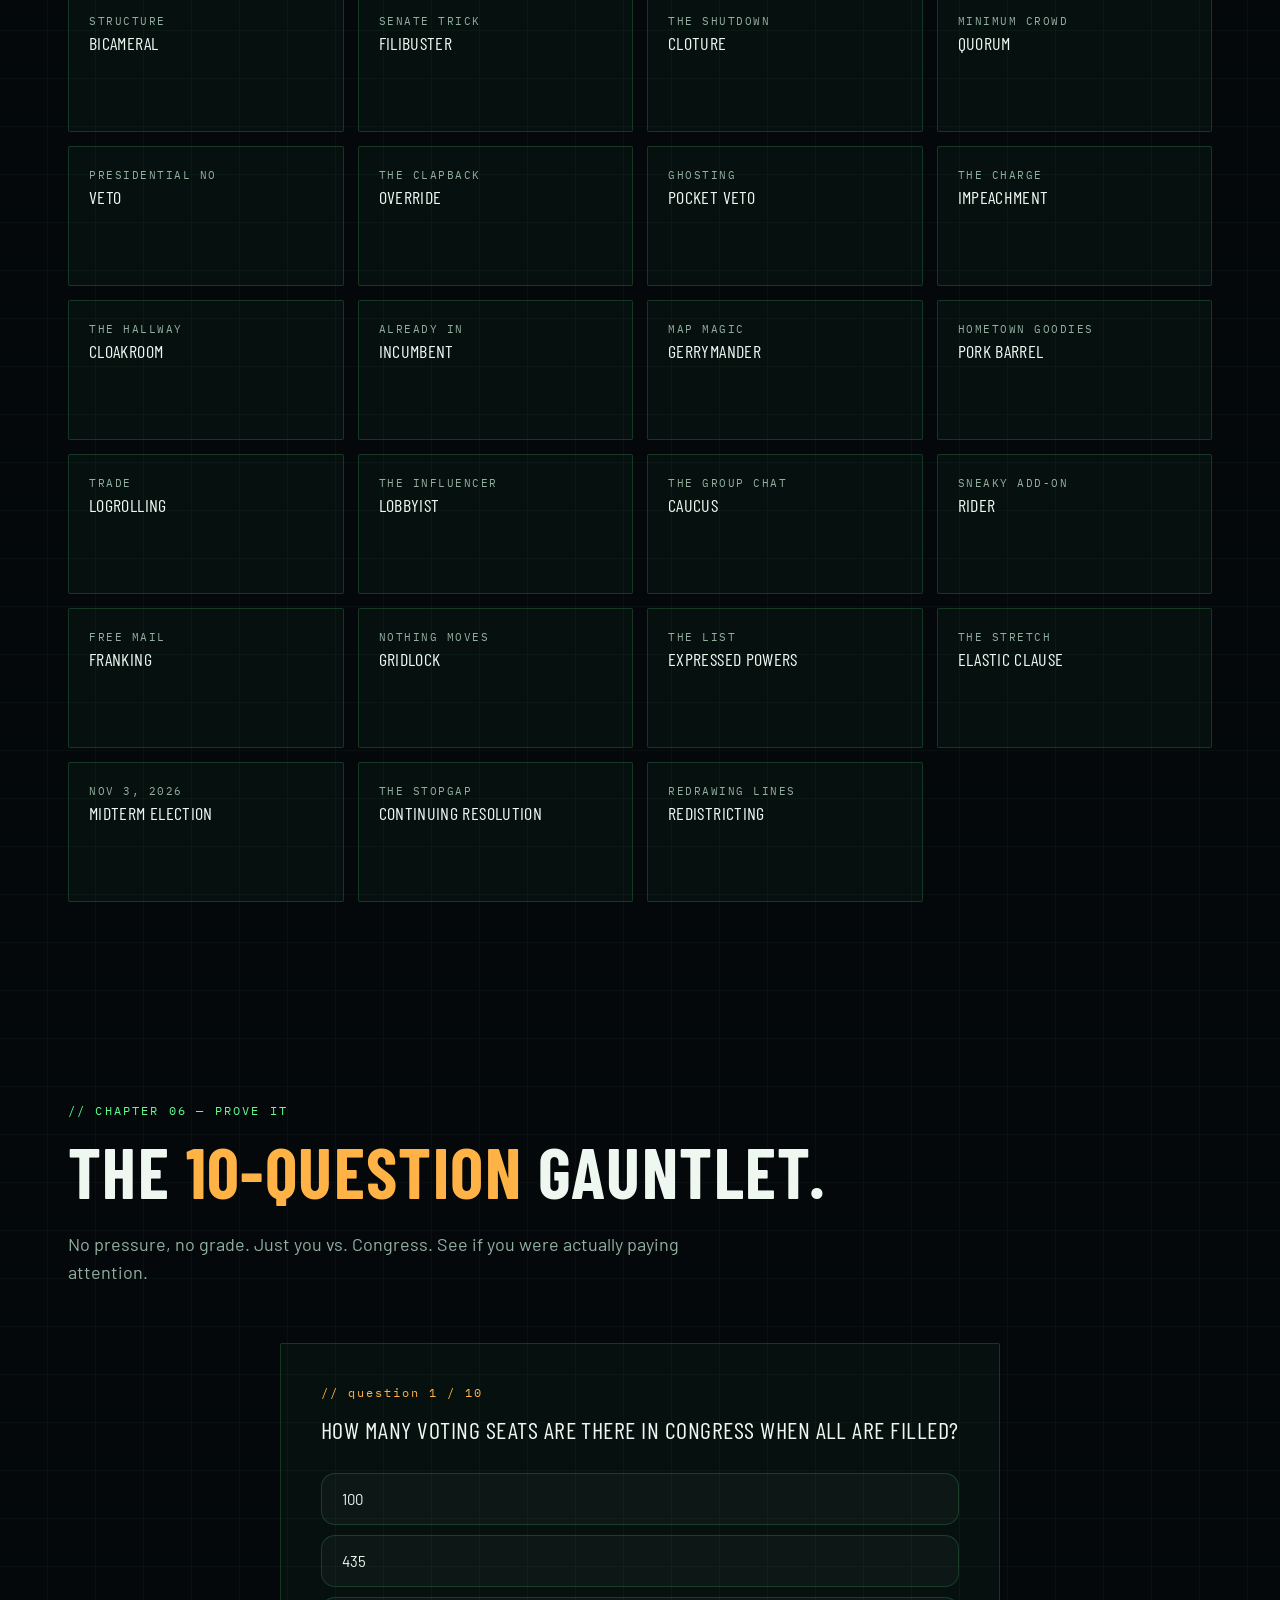
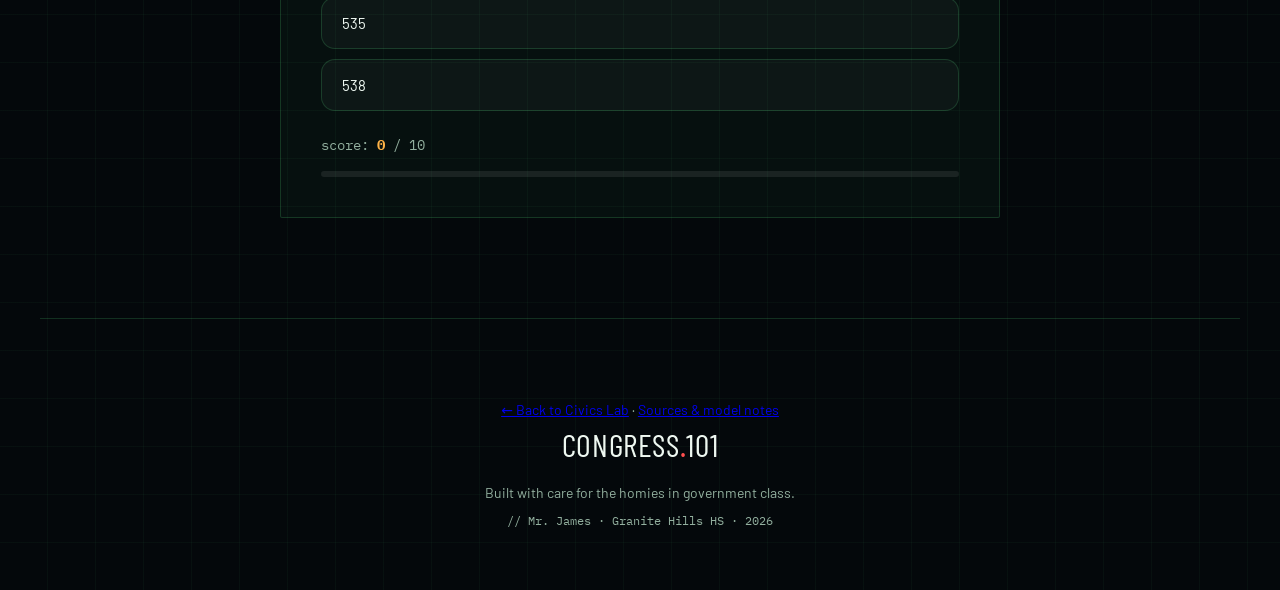
<file: congress.html>
<!DOCTYPE html>
<html lang="en">
<head>
<meta charset="UTF-8" />
<meta name="viewport" content="width=device-width, initial-scale=1.0" />
<title>Congress, Unfiltered — A Hype Guide to the Legislative Branch</title>
<meta name="description" content="An interactive study guide to the U.S. Congress for government class: how bills become law, gerrymandering, pork barrel spending, lobbying, the national debt, vocab flip cards, and a 10-question quiz." />
<meta property="og:title" content="Congress, Unfiltered — A Hype Guide to the Legislative Branch" />
<meta property="og:description" content="Interactive civics: bill flow, gerrymandering, pork, lobbying, a live debt counter, vocab cards, and a quiz. Built for government class at Granite Hills HS." />
<meta property="og:type" content="website" />
<meta property="og:url" content="https://jdavis-gov.com" />
<meta name="theme-color" content="#04080b" />
<link rel="icon" href="assets/mark.svg" type="image/svg+xml" />
<link rel="preconnect" href="https://fonts.googleapis.com">
<link rel="preconnect" href="https://fonts.gstatic.com" crossorigin>
<link href="https://fonts.googleapis.com/css2?family=Barlow:wght@400;500;600&family=Barlow+Condensed:wght@500;600;700;800&family=IBM+Plex+Mono:wght@400;500;600&display=swap" rel="stylesheet">
<style>
  :root {
    /* Tactical display palette — shared with lab.css */
    --bg: #04080b;
    --bg-2: #0c1b17;
    --ink: #eef8f1;
    --muted: #93b09f;
    --red: #ff4f4f;
    --blue: #5fd3ff;
    --yellow: #ffb347;
    --mint: #5cff8f;
    --purple: #7fa6ff;
    --grid: rgba(92,255,143,0.06);
    --card: rgba(92,255,143,0.035);
    --card-br: rgba(92,255,143,0.16);
  }

  * { box-sizing: border-box; margin: 0; padding: 0; }

  html { scroll-behavior: smooth; }

  body {
    font-family: 'Barlow', system-ui, sans-serif;
    background: var(--bg);
    color: var(--ink);
    line-height: 1.55;
    overflow-x: hidden;
    background-image:
      radial-gradient(1200px 600px at 10% -10%, rgba(255,79,79,0.15), transparent 60%),
      radial-gradient(1000px 700px at 110% 10%, rgba(95,211,255,0.18), transparent 60%),
      radial-gradient(900px 500px at 50% 120%, rgba(127,166,255,0.15), transparent 60%);
  }

  ::selection { background: var(--yellow); color: #000; }

  /* NAV */
  nav {
    position: fixed; top: 0; left: 0; right: 0;
    padding: 14px 28px;
    display: flex; justify-content: space-between; align-items: center;
    backdrop-filter: blur(14px);
    background: rgba(10,10,20,0.6);
    border-bottom: 1px solid var(--card-br);
    z-index: 100;
  }
  nav .logo {
    font-family: 'Barlow Condensed', 'Arial Narrow', sans-serif;
    font-size: 18px; letter-spacing: -0.5px;
  }
  nav .logo span { color: var(--red); }
  nav ul { display: flex; gap: 22px; list-style: none; flex-wrap: wrap; }
  nav a {
    color: var(--muted); text-decoration: none; font-size: 14px; font-weight: 500;
    transition: color 0.2s;
  }
  nav a:hover { color: var(--ink); }
  .nav-toggle {
    display: none;
    background: transparent;
    border: 1px solid var(--card-br);
    border-radius: 10px;
    color: var(--ink);
    font-size: 20px;
    line-height: 1;
    padding: 8px 12px;
    cursor: pointer;
  }
  .nav-toggle:hover { border-color: var(--ink); }
  @media (max-width: 768px) {
    .nav-toggle { display: block; }
    nav ul {
      display: none;
      position: absolute;
      top: 100%; left: 0; right: 0;
      flex-direction: column;
      gap: 0;
      background: #0c0c1a;
      border-bottom: 1px solid var(--card-br);
      padding: 8px 0 14px;
      max-height: calc(100vh - 60px);
      overflow-y: auto;
    }
    nav ul.open { display: flex; }
    nav ul li { width: 100%; }
    nav a {
      display: block;
      padding: 12px 28px;
      font-size: 16px;
    }
  }

  /* HERO */
  .hero {
    min-height: 100vh;
    padding: 140px 28px 80px;
    display: flex; flex-direction: column; justify-content: center;
    max-width: 1200px; margin: 0 auto;
    position: relative;
  }
  .eyebrow {
    font-family: 'IBM Plex Mono', monospace;
    font-size: 13px; letter-spacing: 2px; text-transform: uppercase;
    color: var(--yellow); margin-bottom: 24px;
    display: flex; align-items: center; gap: 10px;
  }
  .eyebrow .dot {
    width: 10px; height: 10px; background: var(--red); border-radius: 50%;
    animation: pulse 1.5s infinite;
  }
  @keyframes pulse {
    0%, 100% { opacity: 1; transform: scale(1); }
    50% { opacity: 0.5; transform: scale(1.3); }
  }

  h1.mega {
    font-family: 'Barlow Condensed', 'Arial Narrow', sans-serif;
    font-size: clamp(48px, 9vw, 140px);
    line-height: 0.9;
    letter-spacing: -3px;
    margin-bottom: 28px;
  }
  h1.mega .red { color: var(--red); }
  h1.mega .outline {
    -webkit-text-stroke: 2px var(--ink);
    color: transparent;
  }
  h1.mega .shift {
    display: inline-block;
    background: linear-gradient(135deg, var(--blue), var(--purple), var(--red));
    -webkit-background-clip: text;
    background-clip: text;
    -webkit-text-fill-color: transparent;
  }

  .hero-sub {
    font-size: clamp(16px, 2vw, 22px);
    color: var(--muted);
    max-width: 640px;
    margin-bottom: 40px;
  }
  .hero-sub strong { color: var(--ink); }

  .hero-cta {
    display: flex; gap: 14px; flex-wrap: wrap;
  }
  .btn {
    display: inline-flex; align-items: center; gap: 10px;
    padding: 14px 26px; border-radius: 100px;
    font-family: 'Barlow', sans-serif;
    font-weight: 600; font-size: 15px;
    text-decoration: none; cursor: pointer; border: none;
    transition: transform 0.2s, box-shadow 0.2s;
  }
  .btn:hover { transform: translateY(-2px); }
  .btn-primary {
    background: var(--yellow); color: #000;
    box-shadow: 0 10px 40px rgba(255,179,71,0.3);
  }
  .btn-primary:hover { box-shadow: 0 14px 48px rgba(255,179,71,0.5); }
  .btn-ghost {
    background: transparent; color: var(--ink);
    border: 1px solid var(--card-br);
  }
  .btn-ghost:hover { border-color: var(--ink); }

  /* SECTIONS */
  section {
    padding: 100px 28px;
    max-width: 1200px;
    margin: 0 auto;
    position: relative;
  }
  .section-label {
    font-family: 'IBM Plex Mono', monospace;
    font-size: 12px; letter-spacing: 3px; text-transform: uppercase;
    color: var(--mint); margin-bottom: 16px;
  }
  .section-title {
    font-family: 'Barlow Condensed', 'Arial Narrow', sans-serif;
    font-size: clamp(36px, 5.5vw, 72px);
    line-height: 1; letter-spacing: -2px;
    margin-bottom: 24px;
  }
  .section-intro {
    font-size: 18px; color: var(--muted);
    max-width: 680px; margin-bottom: 56px;
  }

  /* BENTO GRID */
  .bento {
    display: grid;
    grid-template-columns: repeat(6, 1fr);
    gap: 18px;
  }
  .card {
    background: var(--card);
    border: 1px solid var(--card-br);
    border-radius: 22px;
    padding: 28px;
    transition: transform 0.3s, border-color 0.3s, background 0.3s;
    position: relative;
    overflow: hidden;
  }
  .card:hover {
    transform: translateY(-4px);
    border-color: rgba(255,255,255,0.2);
    background: rgba(255,255,255,0.06);
  }
  .card h3 {
    font-family: 'Barlow Condensed', 'Arial Narrow', sans-serif;
    font-size: 22px; letter-spacing: -0.5px;
    margin-bottom: 10px;
  }
  .card p { color: var(--muted); font-size: 15px; }
  .card .stat {
    font-family: 'Barlow Condensed', 'Arial Narrow', sans-serif;
    font-size: clamp(44px, 6vw, 88px);
    line-height: 1; letter-spacing: -2px;
    margin-bottom: 8px;
  }
  .card.wide { grid-column: span 4; }
  .card.half { grid-column: span 3; }
  .card.third { grid-column: span 2; }
  .card.full { grid-column: span 6; }
  .card.tall { grid-row: span 2; }

  .card-house {
    background: linear-gradient(135deg, rgba(95,211,255,0.15), rgba(95,211,255,0.02));
    border-color: rgba(95,211,255,0.3);
  }
  .card-senate {
    background: linear-gradient(135deg, rgba(255,79,79,0.15), rgba(255,79,79,0.02));
    border-color: rgba(255,79,79,0.3);
  }
  .card-yellow {
    background: linear-gradient(135deg, rgba(255,179,71,0.15), rgba(255,179,71,0.02));
    border-color: rgba(255,179,71,0.3);
  }
  .card-mint {
    background: linear-gradient(135deg, rgba(92,255,143,0.15), rgba(92,255,143,0.02));
    border-color: rgba(92,255,143,0.3);
  }
  .card-purple {
    background: linear-gradient(135deg, rgba(127,166,255,0.15), rgba(127,166,255,0.02));
    border-color: rgba(127,166,255,0.3);
  }

  .card .tag {
    display: inline-block;
    font-family: 'IBM Plex Mono', monospace;
    font-size: 11px; text-transform: uppercase; letter-spacing: 1.5px;
    padding: 4px 10px; border-radius: 100px;
    background: rgba(255,255,255,0.08);
    margin-bottom: 14px;
  }

  /* BILL FLOW */
  .bill-flow {
    display: grid;
    grid-template-columns: repeat(auto-fit, minmax(240px, 1fr));
    gap: 16px;
    margin-top: 40px;
  }
  .flow-step {
    background: var(--card);
    border: 1px solid var(--card-br);
    border-radius: 20px;
    padding: 24px;
    position: relative;
    cursor: pointer;
    transition: all 0.3s;
  }
  .flow-step:hover {
    border-color: var(--yellow);
    transform: translateY(-4px);
  }
  .flow-step .num {
    font-family: 'Barlow Condensed', 'Arial Narrow', sans-serif;
    font-size: 14px;
    color: var(--yellow);
    margin-bottom: 10px;
    letter-spacing: 2px;
  }
  .flow-step h4 {
    font-family: 'Barlow Condensed', 'Arial Narrow', sans-serif;
    font-size: 20px;
    margin-bottom: 10px;
    letter-spacing: -0.5px;
  }
  .flow-step p { color: var(--muted); font-size: 14px; }
  .flow-step .hot-take {
    margin-top: 14px;
    padding: 10px 12px;
    background: rgba(255,179,71,0.1);
    border-left: 3px solid var(--yellow);
    font-size: 13px;
    border-radius: 4px;
    color: var(--yellow);
    font-family: 'IBM Plex Mono', monospace;
  }

  /* VOCAB CARDS */
  .vocab-grid {
    display: grid;
    grid-template-columns: repeat(auto-fill, minmax(220px, 1fr));
    gap: 14px;
  }
  .vocab {
    background: var(--card);
    border: 1px solid var(--card-br);
    border-radius: 16px;
    padding: 20px;
    cursor: pointer;
    min-height: 140px;
    perspective: 1000px;
    position: relative;
    transition: transform 0.3s;
  }
  .vocab:hover { transform: translateY(-3px); }
  .vocab .term {
    font-family: 'Barlow Condensed', 'Arial Narrow', sans-serif;
    font-size: 18px; letter-spacing: -0.5px;
    margin-bottom: 8px;
  }
  .vocab .hint {
    font-family: 'IBM Plex Mono', monospace;
    font-size: 11px;
    color: var(--muted);
    text-transform: uppercase;
    letter-spacing: 1.5px;
  }
  .vocab .def {
    display: none;
    font-size: 14px;
    color: var(--ink);
    margin-top: 10px;
  }
  .vocab.flipped .def { display: block; }
  .vocab.flipped .hint { color: var(--mint); }
  .vocab.flipped { border-color: var(--mint); }

  /* QUIZ */
  .quiz {
    background: var(--card);
    border: 1px solid var(--card-br);
    border-radius: 24px;
    padding: 40px;
    max-width: 720px;
    margin: 0 auto;
  }
  .quiz .q-num {
    font-family: 'IBM Plex Mono', monospace;
    font-size: 12px; letter-spacing: 2px; color: var(--yellow);
    margin-bottom: 14px;
  }
  .quiz .q-text {
    font-family: 'Barlow Condensed', 'Arial Narrow', sans-serif;
    font-size: 24px;
    line-height: 1.2;
    margin-bottom: 28px;
    letter-spacing: -0.5px;
  }
  .quiz .options { display: flex; flex-direction: column; gap: 10px; }
  .quiz .opt {
    background: rgba(255,255,255,0.03);
    border: 1px solid var(--card-br);
    border-radius: 14px;
    padding: 16px 20px;
    text-align: left;
    color: var(--ink);
    font-family: inherit;
    font-size: 15px;
    cursor: pointer;
    transition: all 0.2s;
  }
  .quiz .opt:hover:not(:disabled) {
    background: rgba(255,255,255,0.07);
    border-color: var(--ink);
  }
  .quiz .opt.correct {
    background: rgba(92,255,143,0.15);
    border-color: var(--mint);
    color: var(--mint);
  }
  .quiz .opt.wrong {
    background: rgba(255,79,79,0.15);
    border-color: var(--red);
    color: var(--red);
  }
  .quiz .opt:disabled { cursor: default; }
  .quiz-footer {
    margin-top: 24px;
    display: flex; justify-content: space-between; align-items: center;
  }
  .progress-bar {
    height: 6px;
    background: rgba(255,255,255,0.08);
    border-radius: 100px;
    overflow: hidden;
    margin-top: 14px;
  }
  .progress-fill {
    height: 100%;
    background: linear-gradient(90deg, var(--yellow), var(--red));
    transition: width 0.4s;
  }
  .score-display {
    font-family: 'IBM Plex Mono', monospace;
    font-size: 14px;
    color: var(--muted);
  }
  .quiz-done {
    text-align: center;
    padding: 20px 0;
  }
  .quiz-done .big-score {
    font-family: 'Barlow Condensed', 'Arial Narrow', sans-serif;
    font-size: 80px;
    line-height: 1;
    background: linear-gradient(135deg, var(--yellow), var(--red));
    -webkit-background-clip: text;
    background-clip: text;
    -webkit-text-fill-color: transparent;
  }

  /* DIRTY SECTION */
  .dirty-grid {
    display: grid;
    grid-template-columns: repeat(3, 1fr);
    gap: 18px;
  }
  .dirty-card {
    background: var(--card);
    border: 1px solid var(--card-br);
    border-radius: 22px;
    padding: 32px;
    position: relative;
    overflow: hidden;
  }
  .dirty-card .big-emoji {
    font-size: 50px;
    margin-bottom: 14px;
    display: block;
  }
  .dirty-card h3 {
    font-family: 'Barlow Condensed', 'Arial Narrow', sans-serif;
    font-size: 26px;
    margin-bottom: 12px;
    letter-spacing: -0.5px;
  }
  .dirty-card p { color: var(--muted); font-size: 15px; margin-bottom: 14px; }
  .dirty-card .pill {
    display: inline-block;
    font-family: 'IBM Plex Mono', monospace;
    font-size: 11px;
    padding: 5px 12px;
    border-radius: 100px;
    text-transform: uppercase;
    letter-spacing: 1.5px;
  }
  .pill-sus { background: rgba(255,79,79,0.15); color: var(--red); border: 1px solid rgba(255,79,79,0.3); }

  /* FOOTER */
  footer {
    padding: 80px 28px 60px;
    max-width: 1200px;
    margin: 0 auto;
    border-top: 1px solid var(--card-br);
    text-align: center;
  }
  footer p { color: var(--muted); font-size: 14px; }
  footer .foot-logo {
    font-family: 'Barlow Condensed', 'Arial Narrow', sans-serif;
    font-size: 32px;
    margin-bottom: 12px;
  }
  footer .foot-logo span { color: var(--red); }

  /* RESPONSIVE */
  @media (max-width: 768px) {
    .card.wide, .card.half, .card.third, .card.full { grid-column: span 6; }
    .dirty-grid { grid-template-columns: 1fr; }
    section { padding: 60px 20px; }
    .hero { padding: 110px 20px 60px; }
  }

  /* GERRYMANDER DEEP DIVE */
  .map-wrap {
    margin: 0 auto 60px;
    max-width: 1100px;
  }
  .map-frame {
    background: linear-gradient(135deg, rgba(255,79,79,0.08), rgba(95,211,255,0.06));
    border: 1px solid var(--card-br);
    border-radius: 28px;
    padding: 36px;
    display: grid;
    grid-template-columns: 1.4fr 1fr;
    gap: 36px;
    align-items: center;
  }
  .map-frame img {
    width: 100%;
    height: auto;
    border-radius: 16px;
    background: #fff;
    padding: 18px;
    box-shadow: 0 20px 60px rgba(0,0,0,0.4);
  }
  .map-caption p {
    color: var(--muted);
    font-size: 16px;
    line-height: 1.6;
  }
  @media (max-width: 768px) {
    .map-frame { grid-template-columns: 1fr; padding: 20px; }
  }

  /* ORIGIN */
  .origin {
    display: grid;
    grid-template-columns: 1.5fr 1fr;
    gap: 40px;
    align-items: center;
    margin: 60px 0;
    padding: 40px;
    background: var(--card);
    border: 1px solid var(--card-br);
    border-radius: 28px;
  }
  .salamander {
    text-align: center;
    padding: 30px;
    background: radial-gradient(circle at center, rgba(255,179,71,0.15), transparent 70%);
    border-radius: 20px;
  }
  .sal-label {
    font-family: 'IBM Plex Mono', monospace;
    font-size: 11px;
    letter-spacing: 2px;
    color: var(--yellow);
    text-transform: uppercase;
    margin-bottom: 14px;
  }
  .sal-art {
    font-size: 140px;
    line-height: 1;
    filter: drop-shadow(0 10px 20px rgba(255,179,71,0.3));
    animation: wobble 3s ease-in-out infinite;
    transform-origin: center;
  }
  @keyframes wobble {
    0%, 100% { transform: rotate(-8deg); }
    50% { transform: rotate(12deg); }
  }
  .sal-sub {
    margin-top: 14px;
    font-family: 'IBM Plex Mono', monospace;
    font-size: 13px;
    color: var(--muted);
  }
  @media (max-width: 768px) {
    .origin { grid-template-columns: 1fr; padding: 24px; }
  }

  /* PACKING VS CRACKING */
  .pc-grid {
    display: grid;
    grid-template-columns: repeat(3, 1fr);
    gap: 18px;
    margin-bottom: 60px;
  }
  .pc-card {
    background: var(--card);
    border: 1px solid var(--card-br);
    border-radius: 22px;
    padding: 24px;
    transition: transform 0.3s, border-color 0.3s;
  }
  .pc-card:hover { transform: translateY(-4px); }
  .pc-fair { border-color: rgba(92,255,143,0.3); }
  .pc-pack { border-color: rgba(255,79,79,0.3); }
  .pc-crack { border-color: rgba(255,179,71,0.3); }
  .pc-label {
    font-family: 'IBM Plex Mono', monospace;
    font-size: 11px;
    letter-spacing: 2px;
    color: var(--mint);
    margin-bottom: 10px;
  }
  .pc-card h4 {
    font-family: 'Barlow Condensed', 'Arial Narrow', sans-serif;
    font-size: 20px;
    letter-spacing: -0.5px;
    margin-bottom: 18px;
  }
  .pc-viz {
    display: grid;
    grid-template-columns: repeat(10, 1fr);
    gap: 3px;
    margin-bottom: 18px;
    padding: 10px;
    background: rgba(0,0,0,0.3);
    border-radius: 12px;
  }
  .pc-cell {
    aspect-ratio: 1;
    border-radius: 3px;
    transition: transform 0.2s;
  }
  .pc-cell.blue { background: var(--blue); }
  .pc-cell.red { background: var(--red); }
  .pc-cell:hover { transform: scale(1.3); z-index: 2; }
  .pc-viz.bordered { position: relative; }
  .pc-district {
    border: 2px solid rgba(255,255,255,0.6);
    border-radius: 6px;
    padding: 2px;
    display: grid;
    grid-template-columns: repeat(5, 1fr);
    gap: 2px;
    background: rgba(255,255,255,0.04);
  }
  .pc-row {
    display: flex;
    flex-direction: column;
    gap: 3px;
    margin-bottom: 18px;
  }
  .pc-district-row {
    display: grid;
    grid-template-columns: repeat(10, 1fr);
    gap: 3px;
    padding: 4px;
    border-radius: 6px;
    background: rgba(255,255,255,0.03);
    border: 1.5px solid rgba(255,255,255,0.15);
    position: relative;
  }
  .pc-district-row.win-blue { border-color: rgba(95,211,255,0.8); }
  .pc-district-row.win-red { border-color: rgba(255,79,79,0.8); }
  .pc-district-row::after {
    content: attr(data-result);
    position: absolute;
    right: -4px; top: 50%;
    transform: translate(100%, -50%);
    font-family: 'IBM Plex Mono', monospace;
    font-size: 10px;
    color: var(--muted);
    padding-left: 10px;
    white-space: nowrap;
  }
  .pc-result {
    font-size: 14px;
    color: var(--muted);
    padding: 12px 14px;
    background: rgba(0,0,0,0.25);
    border-radius: 10px;
    border-left: 3px solid var(--yellow);
  }
  .pc-result strong { color: var(--ink); }
  @media (max-width: 900px) {
    .pc-grid { grid-template-columns: 1fr; }
  }

  /* VIDEO */
  .video-wrap {
    background: var(--card);
    border: 1px solid var(--card-br);
    border-radius: 22px;
    padding: 32px;
    margin: 40px 0 60px;
  }
  .video-wrap video {
    width: 100%;
    border-radius: 14px;
    background: #000;
  }
  .yt-wrap {
    position: relative;
    width: 100%;
    aspect-ratio: 16 / 9;
    border-radius: 14px;
    overflow: hidden;
    background: #000;
    box-shadow: 0 20px 60px rgba(0,0,0,0.4);
  }
  .yt-wrap iframe {
    position: absolute;
    inset: 0;
    width: 100%;
    height: 100%;
    border: 0;
  }

  /* TAKEAWAY */
  .takeaway {
    background: linear-gradient(135deg, rgba(92,255,143,0.08), rgba(127,166,255,0.06));
    border: 1px solid var(--card-br);
    border-radius: 28px;
    padding: 40px;
  }
  .take-grid {
    display: grid;
    grid-template-columns: repeat(2, 1fr);
    gap: 20px;
    margin-top: 20px;
  }
  .take-grid > div {
    padding: 20px;
    background: rgba(0,0,0,0.25);
    border-radius: 14px;
    border: 1px solid var(--card-br);
  }
  .take-grid strong {
    display: block;
    font-family: 'Barlow Condensed', 'Arial Narrow', sans-serif;
    font-size: 18px;
    letter-spacing: -0.3px;
    margin-bottom: 8px;
  }
  .take-grid p { color: var(--muted); font-size: 14px; }
  @media (max-width: 768px) {
    .take-grid { grid-template-columns: 1fr; }
    .takeaway { padding: 24px; }
  }

  /* PORK HALL OF SHAME */
  .pork-grid {
    display: grid;
    grid-template-columns: repeat(3, 1fr);
    gap: 18px;
    margin-bottom: 60px;
  }
  .pork-card {
    background: linear-gradient(180deg, rgba(255,255,255,0.04), rgba(255,255,255,0.01));
    border: 1px solid var(--card-br);
    border-radius: 22px;
    padding: 28px;
    position: relative;
    overflow: hidden;
    transition: transform 0.3s, border-color 0.3s;
  }
  .pork-card::before {
    content: '';
    position: absolute; top: 0; left: 0; right: 0;
    height: 4px;
    background: linear-gradient(90deg, var(--red), var(--yellow));
    opacity: 0.6;
  }
  .pork-card:hover {
    transform: translateY(-5px) rotate(-0.5deg);
    border-color: rgba(255,255,255,0.2);
  }
  .pork-card.pork-hof {
    background: linear-gradient(180deg, rgba(255,179,71,0.12), rgba(255,79,79,0.05));
    border-color: rgba(255,179,71,0.35);
    grid-column: span 2;
    grid-row: span 2;
  }
  .pork-card.pork-hof::before {
    height: 6px;
    background: linear-gradient(90deg, var(--yellow), var(--red), var(--purple));
  }
  .pork-card.pork-hof .pork-amount {
    font-size: clamp(80px, 10vw, 140px);
  }
  .pork-card.pork-total {
    background: linear-gradient(180deg, rgba(255,79,79,0.15), rgba(255,79,79,0.02));
    border-color: rgba(255,79,79,0.4);
    grid-column: span 2;
  }
  .pork-card.pork-total .pork-amount { font-size: clamp(70px, 9vw, 110px); }
  .pork-tag {
    display: inline-block;
    font-family: 'IBM Plex Mono', monospace;
    font-size: 11px;
    letter-spacing: 1.5px;
    text-transform: uppercase;
    padding: 5px 12px;
    border-radius: 100px;
    background: rgba(255,255,255,0.08);
    color: var(--ink);
    margin-bottom: 14px;
    border: 1px solid rgba(255,255,255,0.1);
  }
  .pork-amount {
    font-family: 'Barlow Condensed', 'Arial Narrow', sans-serif;
    font-size: clamp(56px, 7vw, 80px);
    line-height: 1;
    letter-spacing: -3px;
    margin-bottom: 12px;
    background: linear-gradient(135deg, var(--yellow), var(--red));
    -webkit-background-clip: text;
    background-clip: text;
    -webkit-text-fill-color: transparent;
  }
  .pork-amount span {
    font-size: 0.5em;
    vertical-align: super;
    margin-left: 2px;
    letter-spacing: -1px;
  }
  .pork-card h3 {
    font-family: 'Barlow Condensed', 'Arial Narrow', sans-serif;
    font-size: 22px;
    letter-spacing: -0.5px;
    line-height: 1.1;
    margin-bottom: 6px;
  }
  .pork-card.pork-hof h3 { font-size: 32px; }
  .pork-meta {
    font-family: 'IBM Plex Mono', monospace;
    font-size: 12px;
    color: var(--muted);
    margin-bottom: 14px;
    letter-spacing: 0.5px;
  }
  .pork-card p {
    color: var(--muted);
    font-size: 14px;
    line-height: 1.55;
  }
  .pork-card.pork-hof p, .pork-card.pork-total p { font-size: 16px; }

  @media (max-width: 900px) {
    .pork-grid { grid-template-columns: repeat(2, 1fr); }
    .pork-card.pork-hof, .pork-card.pork-total { grid-column: span 2; grid-row: auto; }
  }
  @media (max-width: 600px) {
    .pork-grid { grid-template-columns: 1fr; }
    .pork-card.pork-hof, .pork-card.pork-total { grid-column: span 1; }
  }

  /* LOGROLLING QUOTE */
  .logroll {
    display: grid;
    grid-template-columns: 1.3fr 1fr;
    gap: 36px;
    align-items: center;
    padding: 40px;
    background: linear-gradient(135deg, rgba(255,179,71,0.08), rgba(127,166,255,0.05));
    border: 1px solid var(--card-br);
    border-radius: 28px;
  }
  .quote-box {
    position: relative;
    padding: 36px 28px 28px;
    background: rgba(0,0,0,0.3);
    border-radius: 18px;
    border: 1px solid rgba(255,255,255,0.08);
  }
  .quote-mark {
    position: absolute;
    top: -20px; left: 20px;
    font-family: 'Barlow Condensed', 'Arial Narrow', sans-serif;
    font-size: 100px;
    line-height: 1;
    color: var(--yellow);
    opacity: 0.7;
  }
  .quote-box p {
    font-size: 18px;
    line-height: 1.4;
    color: var(--ink);
    margin-bottom: 16px;
  }
  .quote-box em { color: var(--yellow); font-style: italic; }
  .quote-cite {
    font-family: 'IBM Plex Mono', monospace;
    font-size: 13px;
    color: var(--muted);
    letter-spacing: 0.5px;
  }
  @media (max-width: 768px) {
    .logroll { grid-template-columns: 1fr; padding: 24px; }
  }

  /* LIVE DEBT */
  .debt-hero {
    background: linear-gradient(135deg, rgba(255,79,79,0.18), rgba(0,0,0,0.4));
    border: 2px solid rgba(255,79,79,0.3);
    border-radius: 28px;
    padding: 44px 36px;
    margin-bottom: 32px;
    text-align: center;
    position: relative;
    overflow: hidden;
  }
  .debt-hero::before {
    content: '';
    position: absolute;
    inset: 0;
    background: radial-gradient(circle at 50% 0%, rgba(255,79,79,0.2), transparent 60%);
    pointer-events: none;
  }
  .debt-label {
    font-family: 'IBM Plex Mono', monospace;
    font-size: 12px;
    letter-spacing: 2.5px;
    color: var(--red);
    margin-bottom: 20px;
    display: inline-flex;
    align-items: center;
    gap: 10px;
  }
  .live-dot {
    width: 10px; height: 10px;
    border-radius: 50%;
    background: var(--red);
    box-shadow: 0 0 0 0 rgba(255,79,79,0.6);
    animation: live 1.5s infinite;
  }
  @keyframes live {
    0% { box-shadow: 0 0 0 0 rgba(255,79,79,0.7); }
    70% { box-shadow: 0 0 0 14px rgba(255,79,79,0); }
    100% { box-shadow: 0 0 0 0 rgba(255,79,79,0); }
  }
  .debt-counter {
    font-family: 'Barlow Condensed', 'Arial Narrow', sans-serif;
    font-size: clamp(36px, 7.5vw, 96px);
    letter-spacing: -3px;
    line-height: 1;
    margin-bottom: 14px;
    font-variant-numeric: tabular-nums;
    background: linear-gradient(135deg, #fff, var(--red));
    -webkit-background-clip: text;
    background-clip: text;
    -webkit-text-fill-color: transparent;
    text-shadow: 0 0 60px rgba(255,79,79,0.2);
  }
  .debt-sub {
    color: var(--muted);
    font-size: 16px;
    margin-bottom: 30px;
  }
  .debt-bars {
    display: grid;
    grid-template-columns: repeat(3, 1fr);
    gap: 18px;
    max-width: 800px;
    margin: 0 auto;
    text-align: left;
  }
  .bar-item {
    background: rgba(0,0,0,0.3);
    padding: 14px 16px;
    border-radius: 12px;
    border: 1px solid var(--card-br);
  }
  .bar-label {
    font-family: 'IBM Plex Mono', monospace;
    font-size: 11px;
    color: var(--muted);
    letter-spacing: 1px;
    text-transform: uppercase;
    margin-bottom: 6px;
  }
  .bar-val {
    font-family: 'Barlow Condensed', 'Arial Narrow', sans-serif;
    font-size: 28px;
    letter-spacing: -1px;
    margin-bottom: 8px;
  }
  .bar-fill {
    height: 6px;
    background: rgba(255,255,255,0.08);
    border-radius: 100px;
    overflow: hidden;
  }
  .bar-fill div { height: 100%; border-radius: 100px; transition: width 1s; }
  @media (max-width: 700px) {
    .debt-bars { grid-template-columns: 1fr; }
  }

  /* COUNTER GRID */
  .counter-grid {
    display: grid;
    grid-template-columns: repeat(4, 1fr);
    gap: 14px;
    margin-bottom: 40px;
  }
  .counter-card {
    background: var(--card);
    border: 1px solid var(--card-br);
    border-radius: 18px;
    padding: 22px;
    transition: transform 0.3s;
  }
  .counter-card:hover { transform: translateY(-4px); }
  .counter-tag {
    font-family: 'IBM Plex Mono', monospace;
    font-size: 11px;
    letter-spacing: 1.5px;
    text-transform: uppercase;
    color: var(--yellow);
    margin-bottom: 12px;
  }
  .counter-val {
    font-family: 'Barlow Condensed', 'Arial Narrow', sans-serif;
    font-size: clamp(26px, 3vw, 38px);
    letter-spacing: -1.5px;
    line-height: 1;
    margin-bottom: 10px;
    font-variant-numeric: tabular-nums;
    color: var(--ink);
  }
  .counter-sub { color: var(--muted); font-size: 14px; }
  @media (max-width: 900px) {
    .counter-grid { grid-template-columns: repeat(2, 1fr); }
  }
  @media (max-width: 500px) {
    .counter-grid { grid-template-columns: 1fr; }
  }

  /* BUDGET PIE */
  .budget-box {
    background: var(--card);
    border: 1px solid var(--card-br);
    border-radius: 24px;
    padding: 36px;
    margin-bottom: 40px;
  }
  .pie-rows { display: flex; flex-direction: column; gap: 14px; }
  .pie-row {
    display: grid;
    grid-template-columns: 1.6fr 2fr 60px;
    gap: 16px;
    align-items: center;
  }
  .pie-label {
    display: flex; flex-direction: column;
  }
  .pie-label strong { font-size: 16px; margin-bottom: 2px; }
  .pie-label span { font-size: 13px; color: var(--muted); }
  .pie-bar {
    height: 16px;
    background: rgba(255,255,255,0.06);
    border-radius: 100px;
    overflow: hidden;
  }
  .pie-fill {
    height: 100%;
    border-radius: 100px;
    transition: width 1.5s ease-out;
    width: 0;
  }
  .pie-pct {
    font-family: 'Barlow Condensed', 'Arial Narrow', sans-serif;
    font-size: 20px;
    text-align: right;
    letter-spacing: -0.5px;
  }
  @media (max-width: 700px) {
    .pie-row { grid-template-columns: 1fr; gap: 6px; }
    .pie-pct { text-align: left; }
    .budget-box { padding: 22px; }
  }

  /* CONTEXT ROW */
  .context-row {
    display: grid;
    grid-template-columns: repeat(3, 1fr);
    gap: 18px;
  }
  .ctx-card {
    background: linear-gradient(135deg, rgba(255,179,71,0.08), rgba(127,166,255,0.05));
    border: 1px solid var(--card-br);
    border-radius: 20px;
    padding: 26px;
  }
  .ctx-num {
    font-family: 'Barlow Condensed', 'Arial Narrow', sans-serif;
    font-size: clamp(48px, 5vw, 64px);
    letter-spacing: -2px;
    line-height: 1;
    margin-bottom: 14px;
    background: linear-gradient(135deg, var(--yellow), var(--red));
    -webkit-background-clip: text;
    background-clip: text;
    -webkit-text-fill-color: transparent;
  }
  .ctx-desc { color: var(--muted); font-size: 14px; line-height: 1.55; }
  .ctx-desc strong { color: var(--ink); }
  @media (max-width: 768px) {
    .context-row { grid-template-columns: 1fr; }
  }

  /* YOUR REPS */
  .print-link { color: var(--yellow) !important; }
  .senators-row {
    display: grid;
    grid-template-columns: repeat(2, 1fr);
    gap: 20px;
    margin-bottom: 28px;
  }
  .senator-card {
    background: linear-gradient(135deg, rgba(95,211,255,0.12), rgba(127,166,255,0.05));
    border: 1px solid var(--card-br);
    border-radius: 22px;
    padding: 32px;
    transition: transform 0.3s, border-color 0.3s;
  }
  .senator-card:hover { transform: translateY(-4px); border-color: rgba(255,255,255,0.2); }
  .sen-badge {
    font-family: 'IBM Plex Mono', monospace;
    font-size: 11px;
    letter-spacing: 2px;
    text-transform: uppercase;
    color: var(--yellow);
    margin-bottom: 14px;
  }
  .sen-name {
    font-family: 'Barlow Condensed', 'Arial Narrow', sans-serif;
    font-size: clamp(32px, 4vw, 44px);
    letter-spacing: -1.5px;
    line-height: 1;
    margin-bottom: 10px;
  }
  .sen-party {
    display: inline-block;
    font-family: 'IBM Plex Mono', monospace;
    font-size: 12px;
    padding: 4px 12px;
    border-radius: 100px;
    margin-bottom: 16px;
    letter-spacing: 0.5px;
  }
  .party-D { background: rgba(95,211,255,0.15); color: var(--blue); border: 1px solid rgba(95,211,255,0.3); }
  .party-R { background: rgba(255,79,79,0.15); color: var(--red); border: 1px solid rgba(255,79,79,0.3); }
  .senator-card p { color: var(--muted); font-size: 15px; margin-bottom: 16px; }
  .sen-link {
    display: inline-block;
    font-family: 'IBM Plex Mono', monospace;
    font-size: 13px;
    color: var(--yellow);
    text-decoration: none;
    padding: 8px 14px;
    background: rgba(255,179,71,0.1);
    border-radius: 8px;
    border: 1px solid rgba(255,179,71,0.3);
    transition: background 0.2s;
  }
  .sen-link:hover { background: rgba(255,179,71,0.2); }
  @media (max-width: 768px) {
    .senators-row { grid-template-columns: 1fr; }
  }

  .rep-lookup {
    display: grid;
    grid-template-columns: 1.3fr 1fr;
    gap: 32px;
    align-items: center;
    padding: 36px;
    background: var(--card);
    border: 1px solid var(--card-br);
    border-radius: 22px;
    margin-bottom: 28px;
  }
  .zip-form {
    display: flex; flex-direction: column; gap: 12px;
  }
  .zip-form label {
    font-family: 'IBM Plex Mono', monospace;
    font-size: 11px;
    letter-spacing: 2px;
    color: var(--muted);
    text-transform: uppercase;
  }
  .zip-form input {
    padding: 16px 20px;
    background: rgba(0,0,0,0.3);
    border: 1px solid var(--card-br);
    border-radius: 14px;
    color: var(--ink);
    font-family: 'IBM Plex Mono', monospace;
    font-size: 22px;
    letter-spacing: 4px;
    text-align: center;
    transition: border-color 0.2s;
  }
  .zip-form input:focus {
    outline: none;
    border-color: var(--yellow);
    background: rgba(255,179,71,0.05);
  }
  @media (max-width: 768px) {
    .rep-lookup { grid-template-columns: 1fr; padding: 24px; }
  }

  .action-box {
    background: linear-gradient(135deg, rgba(92,255,143,0.1), rgba(127,166,255,0.05));
    border: 1px solid var(--card-br);
    border-radius: 22px;
    padding: 36px;
  }
  .action-grid {
    display: grid;
    grid-template-columns: repeat(4, 1fr);
    gap: 18px;
  }
  .action-grid > div {
    padding: 18px;
    background: rgba(0,0,0,0.25);
    border-radius: 14px;
    border: 1px solid var(--card-br);
  }
  .action-grid strong {
    display: block;
    font-family: 'Barlow Condensed', 'Arial Narrow', sans-serif;
    font-size: 16px;
    letter-spacing: -0.3px;
    margin-bottom: 8px;
  }
  .action-grid p { color: var(--muted); font-size: 14px; }
  @media (max-width: 900px) {
    .action-grid { grid-template-columns: repeat(2, 1fr); }
  }
  @media (max-width: 500px) {
    .action-grid { grid-template-columns: 1fr; }
  }

  /* BILL GAME */
  .game-status {
    display: flex;
    justify-content: space-between;
    align-items: center;
    padding: 14px 24px;
    background: var(--card);
    border: 1px solid var(--card-br);
    border-radius: 100px;
    margin-bottom: 24px;
    font-family: 'IBM Plex Mono', monospace;
    font-size: 13px;
    color: var(--muted);
    flex-wrap: wrap;
    gap: 12px;
  }
  .game-status strong { color: var(--yellow); font-size: 15px; }
  .game-grid {
    display: grid;
    grid-template-columns: repeat(auto-fit, minmax(240px, 1fr));
    gap: 14px;
  }
  .game-card {
    background: var(--card);
    border: 2px solid var(--card-br);
    border-radius: 18px;
    padding: 22px;
    cursor: pointer;
    transition: all 0.3s;
    position: relative;
    user-select: none;
  }
  .game-card:hover:not(.locked) {
    border-color: var(--yellow);
    transform: translateY(-4px);
  }
  .game-card h4 {
    font-family: 'Barlow Condensed', 'Arial Narrow', sans-serif;
    font-size: 18px;
    letter-spacing: -0.3px;
    margin-bottom: 8px;
    line-height: 1.1;
  }
  .game-card p { color: var(--muted); font-size: 13px; }
  .game-card.correct {
    border-color: var(--mint);
    background: rgba(92,255,143,0.12);
    cursor: default;
  }
  .game-card.correct::after {
    content: attr(data-order);
    position: absolute;
    top: 10px; right: 14px;
    font-family: 'Barlow Condensed', 'Arial Narrow', sans-serif;
    color: var(--mint);
    font-size: 20px;
  }
  .game-card.wrong {
    animation: shake 0.4s;
    border-color: var(--red);
    background: rgba(255,79,79,0.15);
  }
  @keyframes shake {
    0%, 100% { transform: translateX(0); }
    25% { transform: translateX(-8px); }
    75% { transform: translateX(8px); }
  }
  .game-win {
    text-align: center;
    padding: 40px;
    background: linear-gradient(135deg, rgba(92,255,143,0.15), rgba(255,179,71,0.1));
    border: 2px solid var(--mint);
    border-radius: 22px;
    margin-top: 24px;
  }
  .win-burst {
    font-size: 80px;
    margin-bottom: 14px;
    animation: spin 2s ease-in-out infinite;
    display: inline-block;
  }
  @keyframes spin {
    0%, 100% { transform: rotate(-10deg) scale(1); }
    50% { transform: rotate(10deg) scale(1.1); }
  }
  .game-win h3 {
    font-family: 'Barlow Condensed', 'Arial Narrow', sans-serif;
    font-size: 32px;
    letter-spacing: -1px;
    margin-bottom: 10px;
  }
  .game-win p { color: var(--muted); margin-bottom: 20px; }

  /* LOBBYING */
  .lobby-spenders {
    background: var(--card);
    border: 1px solid var(--card-br);
    border-radius: 22px;
    padding: 36px;
    margin-bottom: 28px;
  }
  .lobby-bars { display: flex; flex-direction: column; gap: 10px; }
  .lobby-row {
    display: grid;
    grid-template-columns: 220px 1fr;
    gap: 16px;
    align-items: center;
  }
  .lobby-name {
    font-size: 14px;
    color: var(--ink);
    font-weight: 500;
  }
  .lobby-bar {
    height: 32px;
    width: var(--w, 100%);
    background: linear-gradient(90deg, var(--red), var(--yellow));
    border-radius: 8px;
    display: flex;
    align-items: center;
    justify-content: flex-end;
    padding: 0 14px;
    color: #000;
    font-family: 'IBM Plex Mono', monospace;
    font-weight: 600;
    font-size: 14px;
    transition: width 1.2s ease-out;
  }
  .lobby-bar span { white-space: nowrap; }
  @media (max-width: 600px) {
    .lobby-row { grid-template-columns: 1fr; gap: 4px; }
  }

  .revolve {
    display: grid;
    grid-template-columns: 1fr 1.2fr;
    gap: 36px;
    align-items: center;
    padding: 36px;
    background: linear-gradient(135deg, rgba(127,166,255,0.1), rgba(95,211,255,0.05));
    border: 1px solid var(--card-br);
    border-radius: 22px;
    margin-bottom: 28px;
  }
  .revolve-ring {
    display: grid;
    grid-template-columns: auto auto auto;
    grid-template-rows: auto auto auto;
    gap: 8px;
    align-items: center;
    justify-items: center;
  }
  .ring-item {
    background: rgba(0,0,0,0.3);
    border: 1px solid var(--card-br);
    border-radius: 14px;
    padding: 18px;
    text-align: center;
    font-size: 36px;
    min-width: 90px;
  }
  .ring-item span {
    display: block;
    font-size: 11px;
    color: var(--muted);
    font-family: 'IBM Plex Mono', monospace;
    margin-top: 6px;
    letter-spacing: 1px;
  }
  .ring-gov { border-color: rgba(95,211,255,0.4); }
  .ring-lobby { border-color: rgba(255,179,71,0.4); }
  .ring-back { border-color: rgba(92,255,143,0.4); }
  .ring-congress { border-color: rgba(127,166,255,0.4); }
  .ring-arrow {
    font-size: 28px;
    color: var(--yellow);
    font-family: 'Barlow Condensed', 'Arial Narrow', sans-serif;
    animation: arrowpulse 2s infinite;
  }
  .ring-arrow-1 { grid-column: 2; grid-row: 1; }
  .ring-arrow-2 { grid-column: 3; grid-row: 2; }
  .ring-arrow-3 { grid-column: 2; grid-row: 3; }
  @keyframes arrowpulse {
    0%, 100% { opacity: 0.4; }
    50% { opacity: 1; }
  }
  @media (max-width: 768px) {
    .revolve { grid-template-columns: 1fr; padding: 24px; }
  }

  .abramoff-box {
    background: var(--card);
    border: 1px solid var(--card-br);
    border-radius: 22px;
    padding: 36px;
    margin-bottom: 28px;
  }

  .lobby-terms {
    background: var(--card);
    border: 1px solid var(--card-br);
    border-radius: 22px;
    padding: 36px;
  }
  .term-grid {
    display: grid;
    grid-template-columns: repeat(auto-fit, minmax(240px, 1fr));
    gap: 14px;
  }
  .term-card {
    padding: 18px;
    background: rgba(0,0,0,0.25);
    border-radius: 14px;
    border: 1px solid var(--card-br);
  }
  .term-card strong {
    display: block;
    font-family: 'Barlow Condensed', 'Arial Narrow', sans-serif;
    font-size: 18px;
    letter-spacing: -0.3px;
    margin-bottom: 2px;
  }
  .term-meta {
    font-family: 'IBM Plex Mono', monospace;
    font-size: 11px;
    color: var(--muted);
    letter-spacing: 1px;
    text-transform: uppercase;
    margin-bottom: 10px;
  }
  .term-card p { color: var(--muted); font-size: 13px; line-height: 1.5; }

  /* LIVE BILLS */
  .bill-feed {
    display: grid;
    grid-template-columns: repeat(auto-fit, minmax(320px, 1fr));
    gap: 18px;
    margin-bottom: 28px;
  }
  .live-bill {
    background: var(--card);
    border: 1px solid var(--card-br);
    border-radius: 20px;
    padding: 26px;
    transition: transform 0.3s, border-color 0.3s;
    position: relative;
  }
  .live-bill:hover {
    transform: translateY(-4px);
    border-color: var(--mint);
  }
  .bill-header {
    display: flex;
    justify-content: space-between;
    align-items: center;
    margin-bottom: 14px;
  }
  .bill-id {
    font-family: 'IBM Plex Mono', monospace;
    font-size: 13px;
    color: var(--yellow);
    letter-spacing: 1px;
    font-weight: 600;
  }
  .bill-status {
    font-family: 'IBM Plex Mono', monospace;
    font-size: 10px;
    padding: 4px 10px;
    border-radius: 100px;
    letter-spacing: 1px;
    text-transform: uppercase;
  }
  .status-pending { background: rgba(255,179,71,0.15); color: var(--yellow); border: 1px solid rgba(255,179,71,0.3); }
  .status-passed { background: rgba(92,255,143,0.15); color: var(--mint); border: 1px solid rgba(92,255,143,0.3); }
  .status-floor { background: rgba(127,166,255,0.15); color: var(--purple); border: 1px solid rgba(127,166,255,0.3); }
  .live-bill h3 {
    font-family: 'Barlow Condensed', 'Arial Narrow', sans-serif;
    font-size: 20px;
    letter-spacing: -0.5px;
    line-height: 1.15;
    margin-bottom: 10px;
  }
  .live-bill p { color: var(--muted); font-size: 14px; margin-bottom: 16px; line-height: 1.55; }
  .bill-link {
    display: inline-block;
    font-family: 'IBM Plex Mono', monospace;
    font-size: 12px;
    color: var(--mint);
    text-decoration: none;
    padding: 6px 12px;
    background: rgba(92,255,143,0.08);
    border: 1px solid rgba(92,255,143,0.3);
    border-radius: 8px;
    transition: background 0.2s;
  }
  .bill-link:hover { background: rgba(92,255,143,0.2); }

  .live-cta {
    display: flex;
    justify-content: space-between;
    align-items: center;
    padding: 28px 36px;
    background: linear-gradient(135deg, rgba(92,255,143,0.1), rgba(95,211,255,0.08));
    border: 1px solid var(--card-br);
    border-radius: 22px;
    gap: 20px;
    flex-wrap: wrap;
  }
  .live-cta h3 {
    font-family: 'Barlow Condensed', 'Arial Narrow', sans-serif;
    font-size: 24px;
    letter-spacing: -0.5px;
  }

  /* PRINT STYLES */
  @media print {
    * {
      background: #fff !important;
      color: #000 !important;
      -webkit-text-fill-color: #000 !important;
      text-shadow: none !important;
      box-shadow: none !important;
    }
    body {
      background: #fff !important;
      background-image: none !important;
      color: #000 !important;
      font-size: 11pt;
    }
    nav, .marquee, .grain, video, .hero-cta, .btn,
    .scroll-progress, .nav-toggle,
    #billgame .game-status, #billgame .game-grid, #billgame .game-win,
    #quiz, .print-link, .live-cta, #debt-counter, .live-dot,
    .salamander, .win-burst {
      display: none !important;
    }
    .hero {
      padding: 20px 0 !important;
      min-height: auto !important;
      page-break-after: avoid;
    }
    h1.mega {
      font-size: 30pt !important;
      letter-spacing: 0 !important;
      color: #000 !important;
    }
    h1.mega .red, h1.mega .shift, h1.mega .outline {
      color: #000 !important;
      -webkit-text-fill-color: #000 !important;
      -webkit-text-stroke: 0 !important;
    }
    section {
      padding: 12pt 0 !important;
      max-width: 100% !important;
      page-break-inside: avoid;
      break-inside: avoid;
    }
    .section-title {
      font-size: 20pt !important;
      letter-spacing: 0 !important;
      margin-bottom: 10pt !important;
    }
    .section-intro {
      font-size: 11pt !important;
      margin-bottom: 12pt !important;
    }
    .section-label { color: #666 !important; }
    .card, .dirty-card, .flow-step, .pork-card, .ctx-card,
    .senator-card, .rep-lookup, .action-box, .lobby-spenders,
    .revolve, .abramoff-box, .lobby-terms, .live-bill, .logroll,
    .takeaway, .map-frame, .origin, .pc-card, .video-wrap,
    .quiz, .debt-hero, .counter-card, .budget-box, .context-row > div,
    .vocab {
      border: 1pt solid #999 !important;
      border-radius: 4pt !important;
      padding: 8pt !important;
      margin-bottom: 6pt !important;
      page-break-inside: avoid;
    }
    .vocab .def { display: block !important; }
    .vocab .hint { color: #666 !important; }
    .bento, .dirty-grid, .pc-grid, .pork-grid, .term-grid,
    .bill-feed, .take-grid, .action-grid, .senators-row,
    .counter-grid, .context-row, .lobby-bars, .vocab-grid {
      display: block !important;
      gap: 0 !important;
    }
    .card.wide, .card.half, .card.third, .card.full, .card.tall,
    .pork-card.pork-hof, .pork-card.pork-total {
      grid-column: auto !important;
      grid-row: auto !important;
    }
    .hot-take, .pc-result, .pork-card p, .sen-link,
    .bill-link, .sal-art { color: #000 !important; }
    a { color: #000 !important; text-decoration: underline; }
    a::after { content: " (" attr(href) ")"; font-size: 8pt; color: #666; }
    /* Hide long-URL append for internal anchor links */
    a[href^="#"]::after { content: ""; }
    .pork-amount, .counter-val, .bar-val, .debt-counter,
    .ctx-num, .stat { font-size: 18pt !important; }
    img { max-width: 100% !important; page-break-inside: avoid; }
    footer { border-top: 1pt solid #999 !important; margin-top: 12pt; padding-top: 8pt !important; }
  }

  /* GRAIN TEXTURE */
  .grain {
    position: fixed; inset: 0; pointer-events: none;
    opacity: 0.04; z-index: 1;
    background-image: url("data:image/svg+xml,%3Csvg viewBox='0 0 200 200' xmlns='http://www.w3.org/2000/svg'%3E%3Cfilter id='n'%3E%3CfeTurbulence type='fractalNoise' baseFrequency='0.9'/%3E%3C/filter%3E%3Crect width='100%25' height='100%25' filter='url(%23n)'/%3E%3C/svg%3E");
  }

  /* REVEAL ON SCROLL */
  .reveal { opacity: 0; transform: translateY(30px); transition: all 0.8s ease; }
  .reveal.visible { opacity: 1; transform: translateY(0); }

  /* MARQUEE */
  .marquee {
    overflow: hidden;
    padding: 20px 0;
    border-top: 1px solid var(--card-br);
    border-bottom: 1px solid var(--card-br);
    background: rgba(255,255,255,0.02);
    margin: 60px 0;
  }
  .marquee-track {
    display: flex; gap: 60px;
    animation: scroll 40s linear infinite;
    white-space: nowrap;
    font-family: 'Barlow Condensed', 'Arial Narrow', sans-serif;
    font-size: 40px;
    letter-spacing: -1px;
  }
  .marquee-track span { color: var(--ink); }
  .marquee-track span:nth-child(2n) { color: transparent; -webkit-text-stroke: 1px var(--ink); }
  .marquee-track span:nth-child(3n) { color: var(--yellow); }
  .marquee-track span:nth-child(5n) { color: var(--red); }
  @keyframes scroll {
    from { transform: translateX(0); }
    to { transform: translateX(-50%); }
  }

  /* BALLOT CHECK */
  .ballot-check {
    background: linear-gradient(135deg, rgba(255,79,79,0.12), rgba(255,179,71,0.05));
    border-color: rgba(255,79,79,0.3);
  }
  .zip-form input[type="date"] { letter-spacing: 1px; font-size: 18px; color-scheme: dark; }
  .ballot-result {
    margin-top: 14px; padding: 16px 18px;
    background: rgba(0,0,0,0.3);
    border: 1px solid var(--card-br);
    border-radius: 14px;
    font-size: 15px; color: var(--muted);
  }
  .ballot-result .br-head { font-family: 'Barlow Condensed', 'Arial Narrow', sans-serif; font-size: 18px; margin-bottom: 8px; letter-spacing: -0.3px; }
  .ballot-result p { margin-bottom: 12px; }
  .ballot-result strong { color: var(--ink); }

  /* PROP 50 PLOT TWIST */
  .plot-twist {
    background: linear-gradient(135deg, rgba(255,79,79,0.14), rgba(127,166,255,0.06));
    border: 1px solid rgba(255,79,79,0.35);
    border-radius: 28px;
    padding: 40px;
    margin-bottom: 60px;
  }
  .timeline { display: grid; grid-template-columns: repeat(4, 1fr); gap: 14px; margin: 24px 0; }
  .timeline > div { padding: 18px; background: rgba(0,0,0,0.3); border-radius: 14px; border: 1px solid var(--card-br); }
  .timeline .when { font-family: 'IBM Plex Mono', monospace; font-size: 11px; letter-spacing: 1.5px; color: var(--yellow); text-transform: uppercase; margin-bottom: 8px; }
  .timeline strong { display: block; font-family: 'Barlow Condensed', 'Arial Narrow', sans-serif; font-size: 16px; margin-bottom: 6px; letter-spacing: -0.3px; }
  .timeline p { color: var(--muted); font-size: 14px; }
  @media (max-width: 900px) { .timeline { grid-template-columns: repeat(2, 1fr); } }
  @media (max-width: 500px) { .timeline { grid-template-columns: 1fr; } .plot-twist { padding: 24px; } }

  /* SCROLL PROGRESS */
  .scroll-progress {
    position: fixed;
    top: 0; left: 0;
    height: 3px;
    width: 0;
    background: linear-gradient(90deg, var(--yellow), var(--red), var(--purple));
    z-index: 200;
  }

  /* KEYBOARD FOCUS */
  .vocab:focus-visible, .game-card:focus-visible, .flow-step:focus-visible {
    outline: 2px solid var(--yellow);
    outline-offset: 2px;
  }

  /* REDUCED MOTION */
  @media (prefers-reduced-motion: reduce) {
    html { scroll-behavior: auto; }
    .marquee-track, .sal-art, .win-burst, .eyebrow .dot,
    .live-dot, .ring-arrow { animation: none !important; }
    .reveal { opacity: 1; transform: none; transition: none; }
    * { transition-duration: 0.01ms !important; }
  }
</style>
<style>.guide-skip{position:fixed;top:-100px;left:12px;z-index:999;background:#ffb347;color:#000;padding:12px}.guide-skip:focus{top:12px}:focus-visible{outline:3px solid #ffb347;outline-offset:5px}section{scroll-margin-top:100px}#order-feedback{min-height:24px;color:var(--mint)}@media(prefers-reduced-motion:reduce){html{scroll-behavior:auto!important}*,*::before,*::after{animation:none!important;transition:none!important}}@media print{nav,.guide-skip{display:none!important}section{opacity:1!important;transform:none!important}body{background:white;color:black}}</style><style>
  /* ===== Tactical display overrides (Nov 2026 re-theme) ===== */
  body {
    background-image:
      radial-gradient(ellipse 70% 45% at 50% -5%, rgba(92,255,143,0.09), transparent 70%),
      repeating-linear-gradient(0deg, transparent 0 47px, rgba(92,255,143,0.035) 47px 48px),
      repeating-linear-gradient(90deg, transparent 0 47px, rgba(92,255,143,0.035) 47px 48px);
  }
  body::after {
    content: ""; position: fixed; inset: 0; pointer-events: none; z-index: 90;
    background: linear-gradient(rgba(255,255,255,0.015) 50%, rgba(0,0,0,0.08) 50%), radial-gradient(ellipse at center, transparent 60%, rgba(0,0,0,0.5) 100%);
    background-size: 100% 3px, 100% 100%;
  }
  h1.mega, .section-title, .card h3, .flow-step h4, .vocab .term, .quiz .q-text, .dirty-card h3, .pork-card h3, .live-bill h3, .sen-name, .game-card h4, .game-win h3, .pc-card h4, .foot-logo, nav .logo, .card .stat, .pork-amount, .counter-val, .bar-val, .debt-counter, .ctx-num, .quiz-done .big-score, .take-grid strong, .action-grid strong, .term-card strong, .live-cta h3, .timeline strong, .ballot-result .br-head {
    text-transform: uppercase; letter-spacing: 0.02em !important;
  }
  h1.mega { letter-spacing: 0.01em !important; line-height: 0.92; }
  h1.mega .shift { background: linear-gradient(135deg, var(--mint), var(--blue)); -webkit-background-clip: text; background-clip: text; }
  .section-label, .eyebrow, .tag, .hot-take, .num, .bill-id, .counter-tag, .debt-label, .sen-badge, .pork-tag { letter-spacing: 0.18em; }
  .card, .flow-step, .vocab, .quiz, .dirty-card, .pork-card, .live-bill, .senator-card, .counter-card, .ctx-card, .pc-card, .term-card, .game-card, .budget-box, .lobby-spenders, .abramoff-box, .lobby-terms, .takeaway, .origin, .map-frame, .video-wrap, .logroll, .revolve, .rep-lookup, .action-box, .debt-hero, .live-cta, .plot-twist, .quote-box, .bar-item, .ring-item, .timeline > div, .take-grid > div, .action-grid > div, .ballot-result, .game-status { border-radius: 2px !important; }
  .btn, .sen-link, .bill-link, .card .tag, .pork-tag, .bill-status, .sen-party, .pill, .tag { border-radius: 2px !important; font-family: 'IBM Plex Mono', monospace; text-transform: uppercase; letter-spacing: 0.12em; }
  .btn-primary { background: var(--mint); color: var(--bg); box-shadow: 0 0 24px rgba(92,255,143,0.3); }
  .btn-primary:hover { box-shadow: 0 0 36px rgba(92,255,143,0.45); }
  nav { background: rgba(4,8,11,0.9); }
  nav .logo span { color: var(--mint); }
  .debt-counter { background: linear-gradient(135deg, #fff, var(--mint)); -webkit-background-clip: text; background-clip: text; }
  .grain { display: none; }
  ::selection { background: var(--mint); color: var(--bg); }
</style></head>
<body><a href="#basics" class="guide-skip">Skip to study guide</a>
<div class="grain"></div>
<div class="scroll-progress" id="scroll-progress"></div>

<nav>
  <div class="logo">CONGRESS<span>.</span>101 <span style="font-family:'IBM Plex Mono',monospace;font-size:10px;letter-spacing:.2em;color:var(--muted);font-weight:400;">// INTEL</span></div>
  <button class="nav-toggle" id="nav-toggle" aria-label="Open menu" aria-expanded="false">☰</button>
  <ul id="nav-menu"><li><a href="./">◂ Civics Lab</a></li>
    <li><a href="#basics">Basics</a></li>
    <li><a href="#reps">Your Reps</a></li>
    <li><a href="#bill">Bill Flow</a></li>
    <li><a href="#billgame">Play</a></li>
    <li><a href="#powers">Powers</a></li>
    <li><a href="#gerrymander">Gerry</a></li>
    <li><a href="#pork">Pork</a></li>
    <li><a href="#lobby">Lobbying</a></li>
    <li><a href="#money">Money</a></li>
    <li><a href="#live">Live</a></li>
    <li><a href="#vocab">Vocab</a></li>
    <li><a href="#quiz">Quiz</a></li>
    <li><a href="#" onclick="window.print(); return false;" class="print-link">⎙ Print</a></li>
  </ul>
</nav>

<!-- HERO -->
<section class="hero">
  <div class="eyebrow"><span class="dot"></span>Intel file // The legislative branch // Study guide</div>
  <h1 class="mega">
    <span class="outline">CONGRESS</span><br>
    <span class="red">isn't</span> <span>boring.</span><br>
    <span class="shift">you just</span><br>
    <span>never looked close.</span>
  </h1>
  <p class="hero-sub">
    435 voting House seats. 100 Senate seats. Federal laws shape public life. Learn how Congress makes decisions, how its powers are limited, and how you can participate.
  </p>
  <div class="hero-cta">
    <a href="#basics" class="btn btn-primary">let's go →</a>
    <a href="#quiz" class="btn btn-ghost">skip to quiz</a>
  </div>
</section>

<!-- BASICS -->
<section id="basics">
  <div class="section-label">// Chapter 01 — The Setup</div>
  <h2 class="section-title">Two rooms,<br>one vibe shift.</h2>
  <p class="section-intro">Congress is a bicameral legislature — fancy word for "two chambers." Together they make federal law. Apart, they feel like two entirely different schools.</p>

  <div class="bento">
    <div class="card card-house half">
      <span class="tag">The House</span>
      <div class="stat">435</div>
      <h3>More members. More chaos.</h3>
      <p>Reps serve 2-year terms. Every single one is up for re-election every other year, so they're in <em>constant</em> campaign mode. House = loud, fast, populist.</p>
    </div>
    <div class="card card-senate half">
      <span class="tag">The Senate</span>
      <div class="stat">100</div>
      <h3>Fewer members. More swag.</h3>
      <p>Two per state, no matter if it's Wyoming or California. 6-year terms mean senators can play the long game. Senate = slower, older, filibuster-heavy.</p>
    </div>

    <div class="card card-yellow third">
      <div class="stat">25</div>
      <h3>House minimum age</h3>
      <p>Citizen for 7 years, live in the state.</p>
    </div>
    <div class="card card-yellow third">
      <div class="stat">30</div>
      <h3>Senate minimum age</h3>
      <p>Citizen for 9 years. Older club, longer dues.</p>
    </div>
    <div class="card card-mint third">
      <div class="stat">2</div><h3>Chambers, one Congress</h3><p>Both must agree on the text of a bill before it reaches the president.</p>
    </div>

    <div class="card card-purple full">
      <span class="tag">Who's in charge?</span>
      <h3 style="font-size: 28px; margin-bottom: 18px;">Leadership cheat sheet</h3>
      <div style="display: grid; grid-template-columns: repeat(auto-fit, minmax(200px, 1fr)); gap: 18px;">
        <div>
          <div style="color: var(--blue); font-family: 'IBM Plex Mono', monospace; font-size: 11px; letter-spacing: 2px; margin-bottom: 4px;">HOUSE BOSS</div>
          <strong style="font-size: 18px;">Speaker of the House</strong>
          <p style="margin-top: 6px;">Runs the House floor. 2nd in line for presidency. Elected by the House.</p>
        </div>
        <div>
          <div style="color: var(--red); font-family: 'IBM Plex Mono', monospace; font-size: 11px; letter-spacing: 2px; margin-bottom: 4px;">SENATE BOSS (on paper)</div>
          <strong style="font-size: 18px;">President of the Senate</strong>
          <p style="margin-top: 6px;">Literally the VP. Only votes to break ties. Mostly ceremonial.</p>
        </div>
        <div>
          <div style="color: var(--yellow); font-family: 'IBM Plex Mono', monospace; font-size: 11px; letter-spacing: 2px; margin-bottom: 4px;">SENATE BOSS (actually)</div>
          <strong style="font-size: 18px;">Majority Leader</strong>
          <p style="margin-top: 6px;">Controls what bills get voted on. The real shot-caller.</p>
        </div>
        <div>
          <div style="color: var(--mint); font-family: 'IBM Plex Mono', monospace; font-size: 11px; letter-spacing: 2px; margin-bottom: 4px;">WHIPS</div>
          <strong style="font-size: 18px;">Majority / Minority Whip</strong>
          <p style="margin-top: 6px;">Counts votes. Pressures their party to vote the line. Basically peer pressure, but legal.</p>
        </div>
      </div>
    </div>
  </div>
</section>

<!-- YOUR REPS -->
<section id="reps"><div class="section-label">// Your community</div><h2 class="section-title">Who represents you?</h2><p class="section-intro">Residents of each state have two U.S. senators and a House member for their congressional district. D.C. and U.S. territories have different representation and do not have voting senators. A ZIP code may overlap more than one House district.</p><div class="bento"><div class="card half"><h3>Find your current House member</h3><p>Use the official lookup and provide your address there if needed. Current districts may differ from those used for an upcoming election. <a href="https://www.house.gov/representatives/find-your-representative" target="_blank" rel="noopener noreferrer">Open House lookup ↗</a></p></div><div class="card half"><h3>Find your senators</h3><p>Every state has two senators. Use the official current directory rather than an undated classroom roster. <a href="https://www.senate.gov/senators/" target="_blank" rel="noopener noreferrer">Open Senate directory ↗</a></p></div><div class="card half"><h3>Speak up, at any age</h3><p>Ask a specific question, explain the issue that matters to you, and support your request with evidence. You do not need to claim that you vote to contact an office. Check office hours and visitor policies before visiting.</p></div><div class="card half" id="ballot"><h3>California election information</h3><p>Check eligibility, registration, election dates, and official maps with the Secretary of State. Age alone does not establish voting eligibility. <a href="https://www.sos.ca.gov/elections" target="_blank" rel="noopener noreferrer">Official election information ↗</a></p></div></div></section>

<!-- MARQUEE -->
<div class="marquee">
  <div class="marquee-track">
    <span>filibuster</span><span>★</span><span>gerrymander</span><span>★</span><span>pork barrel</span><span>★</span><span>veto override</span><span>★</span><span>cloture</span><span>★</span>
    <span>filibuster</span><span>★</span><span>gerrymander</span><span>★</span><span>pork barrel</span><span>★</span><span>veto override</span><span>★</span><span>cloture</span><span>★</span>
  </div>
</div>

<!-- HOW A BILL -->
<section id="bill"><div class="section-label">// How legislation works</div><h2 class="section-title">A bill’s path<br>is not a straight line.</h2><p class="section-intro">Here is a common route. Bills may stall, be amended, or follow special procedures. Both chambers must pass identical text before presenting a bill to the president.</p><div class="bento"><div class="card half"><h3>01 · Introduction</h3><p>People and organizations can suggest policies. A member introduces a bill in Congress. Revenue-raising bills must originate in the House; the Senate may amend them.</p></div><div class="card half"><h3>02 · Committee</h3><p>Committees specialize in topics, hold hearings, and may amend and report legislation. A bill can remain in committee without advancing.</p></div><div class="card half"><h3>03 · First chamber</h3><p>Members debate and vote under their chamber’s rules. Ordinary passage generally needs a majority of those voting, with a quorum present.</p></div><div class="card half"><h3>04 · Other chamber</h3><p>The other chamber considers the bill and may change it. The Senate’s cloture procedure for most legislation usually needs 60 votes when all 100 seats are filled; final passage is a separate vote.</p></div><div class="card half"><h3>05 · Agree on text</h3><p>Both chambers must agree on the same version. They can exchange amendments or use a conference committee. A conference is not required for every bill.</p></div><div class="card half"><h3>06 · President</h3><p>The president may sign or veto. After 10 days, excluding Sundays, without a signature, a bill becomes law unless Congress’s adjournment prevents its return; that exception is a pocket veto.</p></div><div class="card half"><h3>07 · After a veto</h3><p>Congress may override with two-thirds in each chamber. The override is conditional, not a step every bill takes.</p></div><div class="card half"><h3>Committee vocabulary</h3><p>Standing: continuing subject-matter work. Select/special: assigned a particular purpose; duration varies. Joint: members from both chambers. Conference: resolves differences on legislation. Some committees have distinctive powers.</p></div></div><p style="margin-top:24px"><a href="https://www.archives.gov/founding-docs/constitution-transcript" target="_blank" rel="noopener noreferrer">National Archives: Constitution ↗</a> · <a href="https://www.senate.gov/about/powers-procedures/filibusters-cloture.htm" target="_blank" rel="noopener noreferrer">Senate: cloture ↗</a></p><a class="btn btn-primary" href="./#missions">Try the bill simulation →</a></section>

<!-- BILL GAME -->
<section id="billgame">
  <div class="section-label">// Mini-Game — Order the Bill</div>
  <h2 class="section-title">Think you got it?<br><span style="color:var(--yellow);">Put the steps in order.</span></h2>
  <p class="section-intro">This game models one common route. Click the steps in order; a conference committee is optional and a veto override is conditional. Wrong click = red flash. Get all 7 in order to win. No pressure — try as many times as you want.</p>

  <div class="game-status" id="game-status">
    <span class="game-progress">Step <strong id="game-step">1</strong> of 7</span>
    <span class="game-timer">Attempts: <strong id="game-attempts">0</strong></span>
    <button class="btn btn-ghost" onclick="resetGame()" style="padding:8px 16px; font-size:13px;">↺ Reset</button>
  </div>

  <p id="order-feedback" role="status"></p><div class="game-grid" id="game-grid">
    <!-- populated by JS -->
  </div>

  <div class="game-win" id="game-win" style="display:none;">
    <div class="win-burst">🏆</div>
    <h3>You got it!</h3>
    <p>Nailed all 7 steps in order. Explain why both chambers must pass identical text.</p>
    <button class="btn btn-primary" onclick="resetGame()">play again</button>
  </div>
</section>

<!-- POWERS -->
<section id="powers"><div class="section-label">// Article I</div><h2 class="section-title">What Congress<br>can actually do.</h2><p class="section-intro">The Constitution grants Congress specified powers and provides checks among the branches. A constitutional power is not a blank check; the way it is exercised can be challenged.</p><div class="bento"><div class="card half"><h3>Taxes and spending</h3><p>Congress can levy federal taxes, borrow, and authorize spending. State and local governments have their own tax powers; a sales tax at a local store is not generally a federal tax.</p></div><div class="card half"><h3>War and commerce</h3><p>Congress can declare war and regulate commerce with foreign nations and among states. The president is commander in chief. Their roles can create difficult separation-of-powers questions.</p></div><div class="card half"><h3>Impeachment and oversight</h3><p>The House impeaches; the Senate tries impeachments. Conviction requires two-thirds of senators present. Impeachment itself does not remove an official. Congress also conducts oversight and investigations.</p></div><div class="card half"><h3>Appointments and treaties</h3><p>The Senate provides advice and consent on many presidential appointments. Treaty consent requires two-thirds of senators present; the president carries out ratification.</p></div><div class="card half"><h3>Constitutional amendments</h3><p>Congress can propose an amendment with two-thirds in each chamber. Ratification by three-fourths of the states is then required. Article V also provides a convention route.</p></div><div class="card half"><h3>Necessary and proper</h3><p>Congress may enact laws necessary and proper for carrying its constitutional powers into execution. This clause does not erase constitutional limits.</p></div></div><p style="margin-top:24px"><a href="https://www.archives.gov/founding-docs/constitution-transcript" target="_blank" rel="noopener noreferrer">National Archives: Constitution ↗</a></p></section>

<!-- DIRTY SIDE -->
<section id="dirty"><div class="section-label">// Power and incentives</div><h2 class="section-title">Follow the decision.<br>Ask who benefits.</h2><p class="section-intro">Representation involves competing interests. Distinguish a legal process, a criticism of that process, and evidence of wrongdoing.</p><div class="bento"><div class="card half"><h3>Gerrymandering</h3><p>Drawing districts to advantage a political group can change how votes translate into seats. Unusual shapes alone do not establish unfairness.</p></div><div class="card half"><h3>Earmarks and “pork”</h3><p>An earmark directs funds to a specified recipient or project. “Pork barrel” is a critical label for spending viewed as serving narrow political interests. Evaluate costs, beneficiaries, and alternatives before judging.</p></div><div class="card half"><h3>Lobbying</h3><p>People and organizations try to influence officials. Lobbying is not inherently bribery; students, businesses, unions, and nonprofits may advocate for policy. Disclosure rules and access are important questions.</p></div><div class="card half"><h3>Logrolling</h3><p>Members exchange support for one another’s proposals. Ask whether the compromise advances public goals or mainly protects insiders.</p></div></div></section>

<!-- GERRYMANDER DEEP DIVE -->
<section id="gerrymander"><div class="section-label">// District experiment</div><h2 class="section-title">Same voters.<br>Different outcomes.</h2><p class="section-intro">Packing concentrates a group in fewer districts. Cracking spreads it across districts where it is outnumbered. Try all three groupings in the lab and explain why seat totals change even though no votes change.</p><a class="btn btn-primary" href="./#missions">Open the district experiment →</a><div class="bento" style="margin-top:28px"><div class="card half"><h3>A model, not a real map</h3><p>The lab uses five groups of ten voters. It does not evaluate geography, contiguity, compactness, community boundaries, or legal compliance. Proportionality alone does not prove a map is fair.</p></div><div class="card half"><h3>Who draws the lines?</h3><p>States use different processes, including legislatures and commissions. Courts may review maps under applicable law. Computer-generated plans still reflect choices about data, constraints, and objectives; algorithms are not automatically free of bias.</p></div></div><p style="margin-top:24px"><a class="btn btn-primary" href="races.html">Now see a real map: San Diego’s 2026 districts →</a></p><p style="margin-top:14px"><a class="btn btn-ghost" href="zones.html">Compare: GUHSD’s school attendance zones →</a></p><p style="margin-top:24px">Current California maps and election details: <a href="https://www.sos.ca.gov/elections" target="_blank" rel="noopener noreferrer">Secretary of State ↗</a></p><div style="margin-top:28px"><h3>Watch, then evaluate the explanation</h3><iframe width="560" height="315" style="max-width:100%;border:0" loading="lazy" src="https://www.youtube-nocookie.com/embed/Mky11UJb9AY" title="CGP Grey: Why Your Politicians Don’t Fear Your Vote" allowfullscreen></iframe><p><a href="https://www.youtube.com/watch?v=Mky11UJb9AY" target="_blank" rel="noopener noreferrer">Watch on YouTube ↗</a> · What does the model explain well? What does it leave out?</p></div></section>

<!-- PORK HALL OF SHAME -->
<section id="pork"><div class="section-label">// Spending and accountability</div><h2 class="section-title">Public investment<br>or political favor?</h2><p class="section-intro">“Pork” is a judgment, not a neutral budget category. A small population or unusual project name does not settle whether spending is worthwhile. Investigate before deciding.</p><div class="bento"><div class="card half"><h3>Define the project</h3><p>What precisely is funded? Is the number a proposal, an appropriation, or actual spending? Over how many years?</p></div><div class="card half"><h3>Identify who benefits</h3><p>Consider direct users, wider economic effects, public safety, and people outside the project’s location.</p></div><div class="card half"><h3>Compare alternatives</h3><p>What would happen without the project? Are there less expensive ways to achieve the goal?</p></div><div class="card half"><h3>Look for accountability</h3><p>Read the official project description, recipient, sponsor, selection process, and evaluation requirements.</p></div></div><p style="margin-top:24px"><a href="https://www.congress.gov/browse" target="_blank" rel="noopener noreferrer">Find the underlying legislation ↗</a> · <a href="./#missions">Try the budget challenge →</a></p></section>

<!-- LOBBYING DEEP DIVE -->
<section id="lobby"><div class="section-label">// Influence and evidence</div><h2 class="section-title">Who gets heard?</h2><p class="section-intro">Lobbying is an attempt to influence government decisions. Campaign donations and lobbying are different activities with different rules. The question is not only whether advocacy is legal, but how access and accountability work.</p><div class="bento"><div class="card half"><h3>Compare the arguments</h3><p>A group may bring expertise and information officials need. Another concern is that organizations with more resources can gain greater access. What evidence would help evaluate each claim?</p></div><div class="card half"><h3>Look for disclosures</h3><p>Federal lobbying rules require covered lobbyists and organizations to register and report certain activity. <a href="https://www.senate.gov/legislative/Lobbying/Lobby_Disclosure_Act/TOC.htm" target="_blank" rel="noopener noreferrer">Read the disclosure framework ↗</a></p></div><div class="card half"><h3>PACs and Super PACs</h3><p>Political action committees participate in campaign finance. Super PACs may raise unlimited contributions for independent political activity but cannot contribute directly to candidates. Check the FEC for the rules that apply to each committee type. <a href="https://www.fec.gov/help-candidates-and-committees/registering-pac/" target="_blank" rel="noopener noreferrer">FEC explanation ↗</a></p></div><div class="card half"><h3>Your voice</h3><p>Advocacy is also a student explaining a transit problem or a community group asking for safer streets. Identify your issue, document the need, and make a specific request.</p></div></div></section>

<!-- THE MONEY - LIVE DEBT -->
<section id="money"><div class="section-label">// Budget literacy</div><h2 class="section-title">A deficit is a flow.<br>Debt is a stock.</h2><p class="section-intro">A deficit is spending above revenue over a period, usually a fiscal year. Debt is accumulated borrowing outstanding at a point in time. They are related but not interchangeable.</p><div class="bento"><div class="card half"><h3>Try a budget</h3><p>The lab gives you 100 fictional revenue credits and five spending categories. Explain the tradeoffs in your choices. A balanced allocation is not automatically a good policy.</p></div><div class="card half"><h3>Read the real numbers</h3><p>Use official data and record its date. Gross federal debt and debt held by the public are different measures, so label the one you use. <a href="https://fiscaldata.treasury.gov/americas-finance-guide/" target="_blank" rel="noopener noreferrer">Treasury finance guide ↗</a> · <a href="https://fiscaldata.treasury.gov/datasets/debt-to-the-penny/debt-to-the-penny" target="_blank" rel="noopener noreferrer">Debt to the Penny ↗</a></p></div></div><p style="margin-top:24px">This page does not show a live debt feed. A counter made by adding a fixed number every second is a model, not a Treasury measurement.</p><a class="btn btn-primary" href="./#missions">Build your budget →</a></section>

<!-- LIVE NOW -->
<section id="live"><div class="section-label">// Current events research</div><h2 class="section-title">Find the bill.<br>Check the record.</h2><p class="section-intro">Choose a topic that matters to you. Use Congress.gov to identify an actual bill, then record its Congress, number, title, sponsor, latest action, and the date you checked. Distinguish “introduced,” “passed one chamber,” and “became law.”</p><a class="btn btn-primary" href="https://www.congress.gov/browse" target="_blank" rel="noopener noreferrer">Explore Congress.gov ↗</a><div class="card full" style="margin-top:28px"><h3>Questions for your field notes</h3><p>What would change if this proposal became law? Who supports it, who raises concerns, and what evidence do they use? Which constitutional power is involved? What still needs to happen?</p></div></section>

<!-- VOCAB -->
<section id="vocab">
  <div class="section-label">// Chapter 05 — Terms to Know</div>
  <h2 class="section-title">Vocab drop.<br><span style="color: var(--mint);">Tap to flip.</span></h2>
  <p class="section-intro">These show up on every quiz. Click a card to reveal the definition. Make them make sense before test day.</p>

  <div class="vocab-grid" id="vocab-grid">
    <!-- populated by JS -->
  </div>
</section>

<!-- QUIZ -->
<section id="quiz">
  <div class="section-label">// Chapter 06 — Prove It</div>
  <h2 class="section-title">The <span style="color: var(--yellow);">10-question</span> gauntlet.</h2>
  <p class="section-intro">No pressure, no grade. Just you vs. Congress. See if you were actually paying attention.</p>

  <div class="quiz" id="quiz-box">
    <!-- rendered by JS -->
  </div>
</section>

<footer><p><a href="./">← Back to Civics Lab</a> · <a href="sources.html">Sources & model notes</a></p>
  <div class="foot-logo">CONGRESS<span>.</span>101</div>
  <p>Built with care for the homies in government class.</p>
  <p style="margin-top: 8px; font-family: 'IBM Plex Mono', monospace; font-size: 12px;">// Mr. James · Granite Hills HS · <span id="year"></span></p>
</footer>

<script>
  document.getElementById('year').textContent = new Date().getFullYear();

  // MOBILE NAV
  const navToggle = document.getElementById('nav-toggle');
  const navMenu = document.getElementById('nav-menu');
  navToggle.addEventListener('click', () => {
    const open = navMenu.classList.toggle('open');
    navToggle.setAttribute('aria-expanded', open);
    navToggle.textContent = open ? '✕' : '☰';
    navToggle.setAttribute('aria-label', open ? 'Close menu' : 'Open menu');
  });
  navMenu.querySelectorAll('a').forEach(a => a.addEventListener('click', () => {
    navMenu.classList.remove('open');
    navToggle.setAttribute('aria-expanded', 'false');
    navToggle.textContent = '☰';
  }));

  // SCROLL PROGRESS BAR
  const progressBar = document.getElementById('scroll-progress');
  function updateProgress() {
    const max = document.documentElement.scrollHeight - window.innerHeight;
    progressBar.style.width = (max > 0 ? (window.scrollY / max) * 100 : 0) + '%';
  }
  window.addEventListener('scroll', updateProgress, { passive: true });
  updateProgress();

  // VOCAB DATA
  const vocab = [
    { term: "Bicameral", hint: "structure", def: "A legislature with two chambers. Congress has the House and Senate." },
    { term: "Filibuster", hint: "senate trick", def: "A tactic to prolong debate and delay or prevent a vote in the Senate; it need not involve a continuous speech." },
    { term: "Cloture", hint: "the shutdown", def: "A procedure to limit debate. Most legislation needs three-fifths of senators duly chosen and sworn, usually 60; exceptions exist." },
    { term: "Quorum", hint: "minimum crowd", def: "The minimum number of members needed to officially do business." },
    { term: "Veto", hint: "presidential no", def: "The president's power to reject a bill passed by Congress." },
    { term: "Override", hint: "the clapback", def: "Congress overruling a veto with a 2/3 vote in both chambers." },
    { term: "Pocket Veto", hint: "ghosting", def: "A bill fails to become law when the president does not sign within 10 days, excluding Sundays, and adjournment prevents its return." },
    { term: "Impeachment", hint: "the charge", def: "The House brings charges under the constitutional impeachment standard. The Senate holds a trial; impeachment itself does not remove an official." },
    { term: "Cloakroom", hint: "the hallway", def: "Private lounges off the House/Senate floor where deals and trades get made." },
    { term: "Incumbent", hint: "already in", def: "A person who currently holds an office." },
    { term: "Gerrymander", hint: "map magic", def: "Drawing districts to give one party an unfair electoral advantage." },
    { term: "Pork Barrel", hint: "hometown goodies", def: "Spending targeted to a member's district — often tacked onto unrelated bills." },
    { term: "Logrolling", hint: "trade", def: "'Vote for my bill, I'll vote for yours.' Mutual backscratching in action." },
    { term: "Lobbyist", hint: "the influencer", def: "Paid pro who tries to sway lawmakers toward a client's interests." },
    { term: "Caucus", hint: "the group chat", def: "A group of members with shared interests meeting to plan strategy." },
    { term: "Rider", hint: "sneaky add-on", def: "An unrelated provision attached to a bill likely to pass — like a Trojan horse." },
    { term: "Franking", hint: "free mail", def: "Official congressional mail is publicly funded under rules that restrict campaign use." },
    { term: "Gridlock", hint: "nothing moves", def: "When political disagreement stalls government — no bills pass, no progress." },
    { term: "Expressed Powers", hint: "the list", def: "Powers literally written out for Congress in Article I, Section 8." },
    { term: "Elastic Clause", hint: "the stretch", def: "'Necessary and proper' clause — lets Congress make laws that stretch beyond the expressed list." },
    { term: "Midterm Election", hint: "nov 3, 2026", def: "The election halfway through a president's term. All 435 House seats + about a third of the Senate. The president's party usually loses seats." },
    { term: "Continuing Resolution", hint: "the stopgap", def: "A temporary funding measure used when regular appropriations are not yet enacted. Its terms can vary; a funding lapse affects activities without other funding authority." },
    { term: "Redistricting", hint: "redrawing lines", def: "Redrawing electoral district boundaries, commonly after the census. Redistricting is the process; gerrymandering describes manipulating boundaries to advantage a group." },
  ];

  const grid = document.getElementById('vocab-grid');
  vocab.forEach(v => {
    const el = document.createElement('div');
    el.className = 'vocab';
    el.setAttribute('role', 'button');
    el.setAttribute('tabindex', '0');
    el.setAttribute('aria-expanded', 'false');
    el.innerHTML = `
      <div class="hint">${v.hint}</div>
      <div class="term">${v.term}</div>
      <div class="def">${v.def}</div>
    `;
    const flip = () => {
      const on = el.classList.toggle('flipped');
      el.setAttribute('aria-expanded', on);
    };
    el.addEventListener('click', flip);
    el.addEventListener('keydown', e => {
      if (e.key === 'Enter' || e.key === ' ') { e.preventDefault(); flip(); }
    });
    grid.appendChild(el);
  });

  // QUIZ DATA
  const questions = [
    {
      q: "How many voting seats are there in Congress when all are filled?",
      options: ["100", "435", "535", "538"],
      correct: 2,
      why: "435 voting House seats + 100 Senate seats = 535. The House also has nonvoting delegates and a resident commissioner."
    },
    {
      q: "How long is a term in the House of Representatives?",
      options: ["2 years", "4 years", "6 years", "Lifetime"],
      correct: 0,
      why: "Reps run every 2 years — that's why they're always campaigning."
    },
    {
      q: "Who is second in line to the presidency?",
      options: ["Vice President", "Speaker of the House", "Secretary of State", "Senate Majority Leader"],
      correct: 1,
      why: "VP is first, Speaker of the House is second."
    },
    {
      q: "What procedure generally limits debate on ordinary Senate legislation?",
      options: ["The president vetoes", "A majority (51) votes", "Cloture (usually 60 votes)", "A 2/3 override"],
      correct: 2,
      why: "For most legislation, cloture requires three-fifths of senators duly chosen and sworn, usually 60. Exceptions exist."
    },
    {
      q: "Drawing district lines to favor one party is called...",
      options: ["Packing", "Logrolling", "Gerrymandering", "Franking"],
      correct: 2,
      why: "Gerrymandering. Packing + cracking are two methods of doing it."
    },
    {
      q: "Which chamber holds impeachment trials?",
      options: ["The House", "The Senate", "The Supreme Court", "Both chambers"],
      correct: 1,
      why: "House charges (impeaches), Senate tries. Conviction requires two-thirds of senators present."
    },
    {
      q: "To override a presidential veto, Congress needs...",
      options: ["Simple majority", "60 votes in Senate", "Two-thirds in each chamber", "Unanimous vote"],
      correct: 2,
      why: "Two-thirds in both chambers; 290 House and 67 Senate votes if all members vote."
    },
    {
      q: "What's the minimum age to serve as a US Senator?",
      options: ["25", "30", "35", "40"],
      correct: 1,
      why: "30 for Senate, 25 for House, 35 for President. Stair steps."
    },
    {
      q: "A 'rider' is...",
      options: ["A new member of Congress", "An unrelated add-on to a bill", "A type of lobbyist", "A campaign staffer"],
      correct: 1,
      why: "Riders are unrelated provisions sneaked onto bills likely to pass."
    },
    {
      q: "The 'elastic clause' lets Congress...",
      options: ["Raise its own pay", "Override the president easily", "Make laws that are 'necessary and proper'", "Declare war without voting"],
      correct: 2,
      why: "Article I, Section 8 — Congress can do what's 'necessary and proper' beyond the expressed list."
    },
  ];

  let current = 0, score = 0, answered = false;
  const quizBox = document.getElementById('quiz-box');

  function renderQ() {
    if (current >= questions.length) return renderDone();
    answered = false;
    const q = questions[current];
    quizBox.innerHTML = `
      <div class="q-num">// question ${current + 1} / ${questions.length}</div>
      <div class="q-text">${q.q}</div>
      <div class="options" id="opts">
        ${q.options.map((o, i) => `<button class="opt" data-i="${i}">${o}</button>`).join('')}
      </div>
      <div id="why" style="display:none; margin-top:20px; padding:14px 16px; background:rgba(92,255,143,0.08); border-left:3px solid var(--mint); border-radius:6px; color:var(--mint); font-family:'IBM Plex Mono', monospace; font-size:13px;"></div>
      <div class="quiz-footer">
        <div class="score-display">score: <strong style="color:var(--yellow)">${score}</strong> / ${questions.length}</div>
        <button class="btn btn-primary" id="next-btn" style="display:none;">next →</button>
      </div>
      <div class="progress-bar"><div class="progress-fill" style="width:${(current / questions.length) * 100}%"></div></div>
    `;
    document.querySelectorAll('.opt').forEach(btn => btn.addEventListener('click', handle));
    document.getElementById('next-btn').addEventListener('click', () => { current++; renderQ(); });
  }

  function handle(e) {
    if (answered) return;
    answered = true;
    const q = questions[current];
    const picked = parseInt(e.target.dataset.i);
    document.querySelectorAll('.opt').forEach((b, i) => {
      b.disabled = true;
      if (i === q.correct) b.classList.add('correct');
      else if (i === picked) b.classList.add('wrong');
    });
    if (picked === q.correct) score++;
    const why = document.getElementById('why');
    why.textContent = '> ' + q.why;
    why.style.display = 'block';
    document.getElementById('next-btn').style.display = 'inline-flex';
  }

  function renderDone() {
    const pct = Math.round((score / questions.length) * 100);
    let msg = '';
    if (pct === 100) msg = "flawless. you're running for Congress next.";
    else if (pct >= 80) msg = "low-key a pro. test is gonna be easy.";
    else if (pct >= 60) msg = "decent. scroll back, hit the vocab, try again.";
    else if (pct >= 40) msg = "room to grow. flip some vocab cards, come back.";
    else msg = "bestie. read the whole page and retake. you got this.";

    quizBox.innerHTML = `
      <div class="quiz-done">
        <div class="q-num">// results</div>
        <div class="big-score">${score} / ${questions.length}</div>
        <p style="font-size:18px; color:var(--ink); margin: 20px 0 30px;">${msg}</p>
        <button class="btn btn-primary" onclick="current=0;score=0;renderQ();">run it back</button>
      </div>
    `;
  }

  renderQ();

  // BILL ORDERING GAME
  const billSteps = [
    { order: 1, title: "Idea introduced", desc: "A member of Congress officially introduces the bill." },
    { order: 2, title: "Committee review", desc: "Assigned to a committee that debates, amends, or kills it." },
    { order: 3, title: "Floor debate + vote", desc: "The full chamber debates and votes on the bill." },
    { order: 4, title: "Other chamber", desc: "Whole process repeats in the OTHER chamber (House or Senate)." },
    { order: 5, title: "Agreement on identical text", desc: "Both chambers pass identical text, by agreeing to amendments or resolving differences through a conference." },
    { order: 6, title: "President's desk", desc: "The president signs, vetoes, or lets it sit." },
    { order: 7, title: "Becomes law", desc: "Signed, or a veto is overridden, or 10 days pass (excluding Sundays) without an adjournment preventing return." },
  ];

  let gameNext = 1;
  let gameAttempts = 0;
  const gameGrid = document.getElementById('game-grid');
  const gameStep = document.getElementById('game-step');
  const gameAttemptsEl = document.getElementById('game-attempts');
  const gameWin = document.getElementById('game-win');
  const gameStatus = document.getElementById('game-status');

  function shuffle(arr) {
    const a = arr.slice();
    for (let i = a.length - 1; i > 0; i--) {
      const j = Math.floor(Math.random() * (i + 1));
      [a[i], a[j]] = [a[j], a[i]];
    }
    return a;
  }

  window.resetGame = function() {
    gameNext = 1;
    gameAttempts = 0;
    document.getElementById('order-feedback').textContent = '';
    gameStep.textContent = '1';
    gameAttemptsEl.textContent = '0';
    gameWin.style.display = 'none';
    gameGrid.style.display = 'grid';
    gameStatus.style.display = 'flex';
    renderGame();
  };

  function renderGame() {
    gameGrid.innerHTML = '';
    shuffle(billSteps).forEach(step => {
      const card = document.createElement('div');
      card.className = 'game-card';
      card.setAttribute('role','button');
      card.tabIndex = 0;
      card.addEventListener('keydown', e => { if(e.key === 'Enter' || e.key === ' '){e.preventDefault();handleGameClick(card,step);} });
      card.dataset.order = step.order;
      card.innerHTML = `<h4>${step.title}</h4><p>${step.desc}</p>`;
      card.addEventListener('click', () => handleGameClick(card, step));
      gameGrid.appendChild(card);
    });
  }

  function handleGameClick(card, step) {
    if (card.classList.contains('correct')) return;
    gameAttempts++;
    gameAttemptsEl.textContent = gameAttempts;
    if (step.order === gameNext) {
      card.classList.add('correct');
      card.setAttribute('aria-disabled', 'true');
      document.getElementById('order-feedback').textContent = step.title + ': correct.';
      gameNext++;
      gameStep.textContent = Math.min(gameNext, 7);
      if (gameNext > 7) {
        setTimeout(() => {
          gameGrid.style.display = 'none';
          gameStatus.style.display = 'none';
          gameWin.style.display = 'block';
          gameWin.scrollIntoView({ behavior: 'smooth', block: 'center' });
        }, 500);
      }
    } else {
      card.classList.add('wrong');
      document.getElementById('order-feedback').textContent = 'Not yet. Next: ' + billSteps.find(s => s.order === gameNext).title;
      setTimeout(() => card.classList.remove('wrong'), 500);
    }
  }
  renderGame();

  // REVEAL ON SCROLL
  const sections = document.querySelectorAll('section');
  // Keep educational content visible even when scroll animation is unavailable.
  const obs = new IntersectionObserver(entries => {
    entries.forEach(e => { if (e.isIntersecting) e.target.classList.add('visible'); });
  }, { threshold: 0.1 });
  sections.forEach(s => obs.observe(s));
</script>
</body>
</html>
</file>
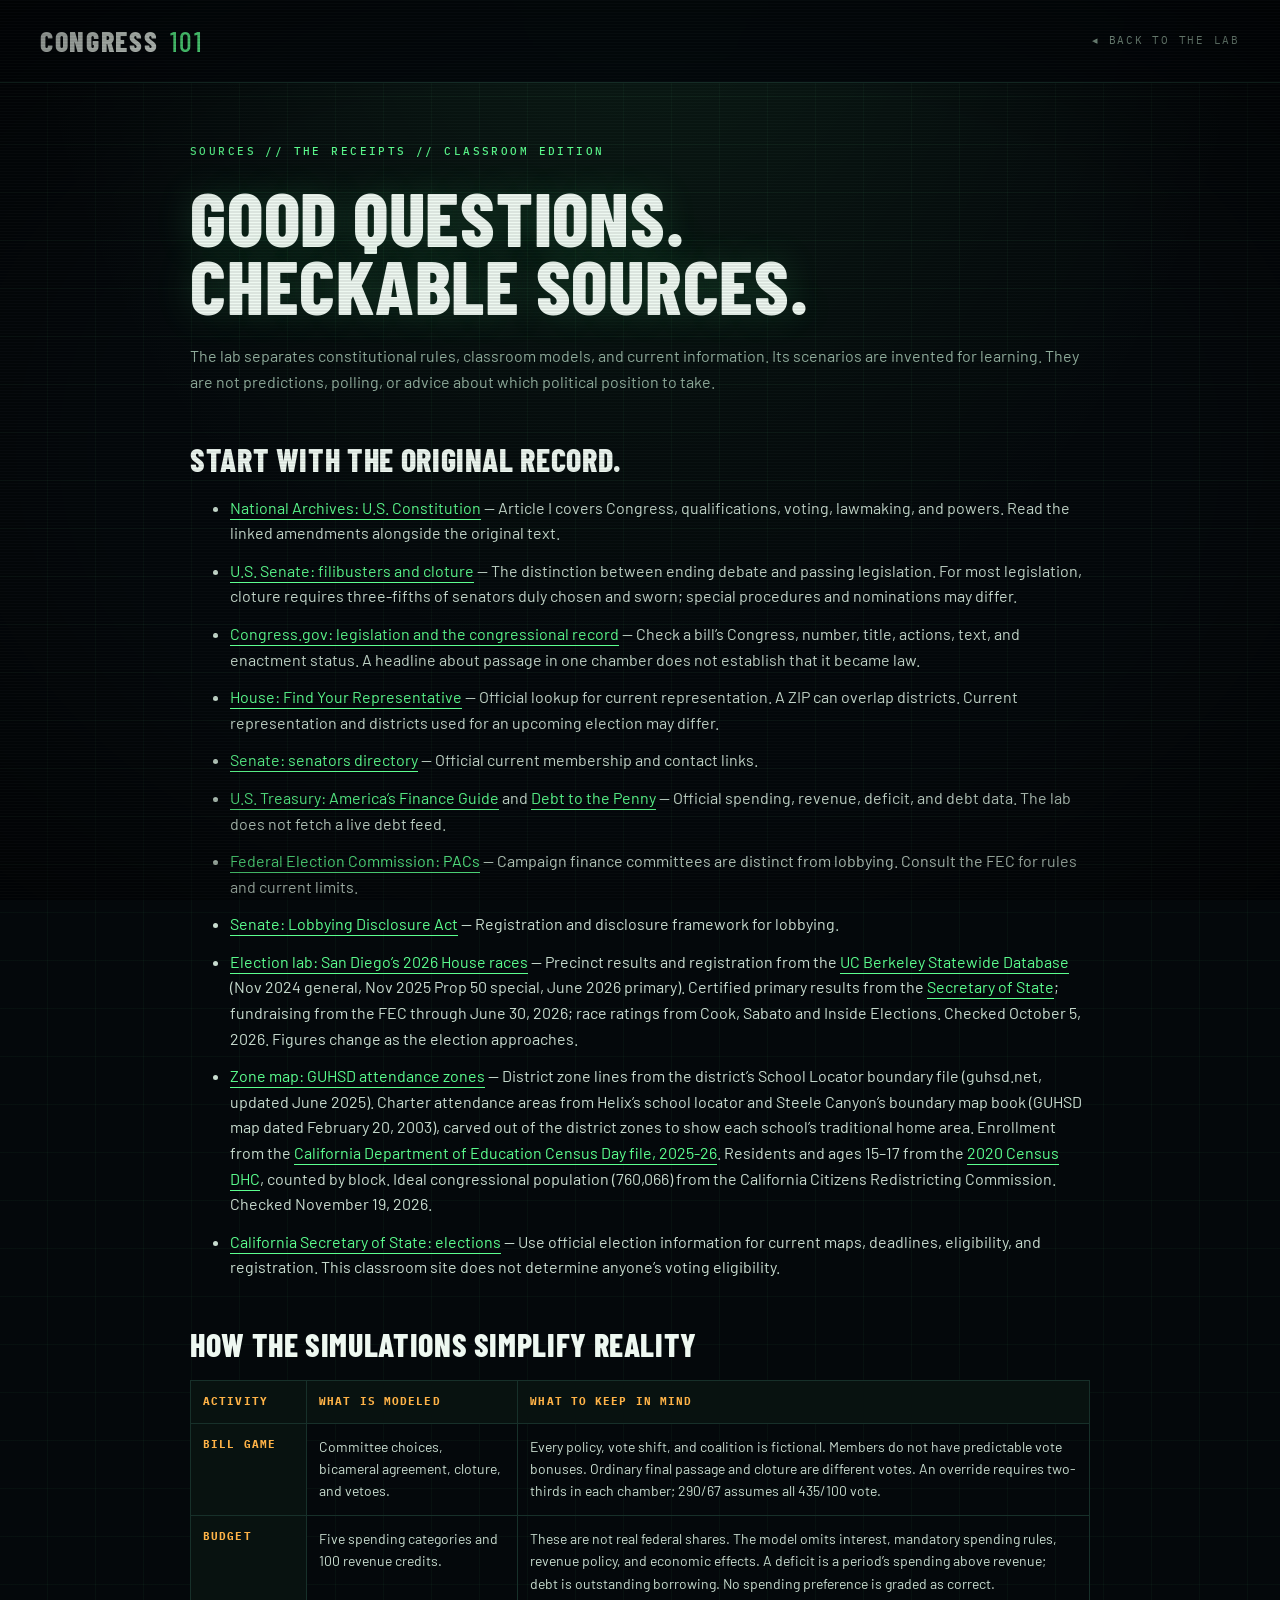
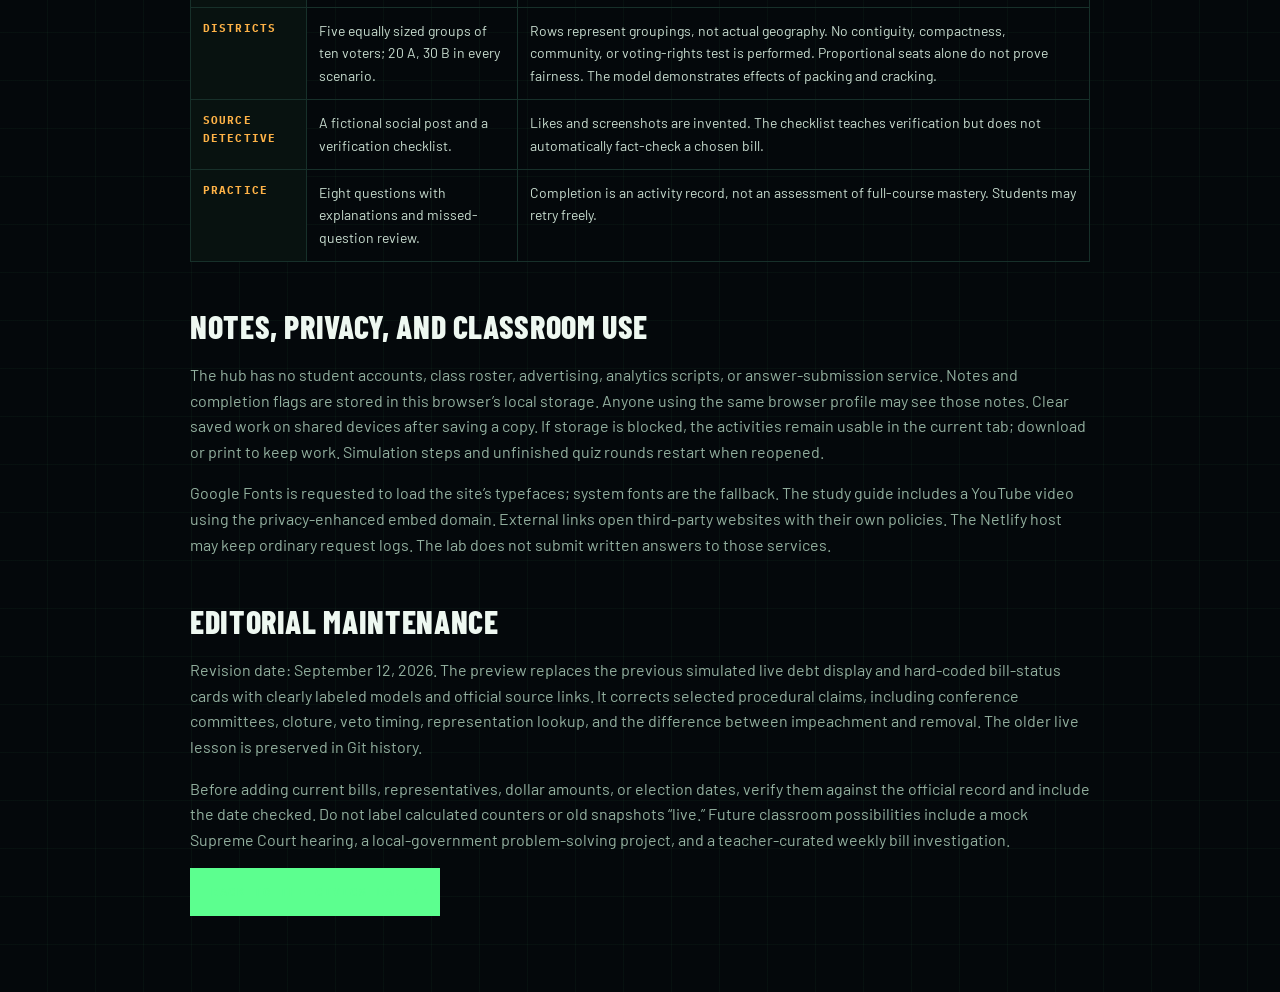
<file: sources.html>
<!doctype html><html lang="en"><head><meta charset="utf-8"><meta name="viewport" content="width=device-width, initial-scale=1"><title>Sources & model notes — Congress 101</title><link rel="icon" href="assets/mark.svg"><link rel="stylesheet" href="lab.css"></head><body><header class="site-header"><div class="nav-wrap"><a class="brand" href="./">CONGRESS<span class="brand-light">101</span></a><nav aria-label="Main navigation"><a href="./#missions">◂ Back to the lab</a></nav></div></header><main class="wrap document"><p class="eyebrow">Sources // The receipts // Classroom edition</p><h1>Good questions.<br>Checkable sources.</h1><p>The lab separates constitutional rules, classroom models, and current information. Its scenarios are invented for learning. They are not predictions, polling, or advice about which political position to take.</p>
<h2>Start with the original record.</h2><ul>
<li><a href="https://www.archives.gov/founding-docs/constitution-transcript">National Archives: U.S. Constitution</a> — Article I covers Congress, qualifications, voting, lawmaking, and powers. Read the linked amendments alongside the original text.</li>
<li><a href="https://www.senate.gov/about/powers-procedures/filibusters-cloture.htm">U.S. Senate: filibusters and cloture</a> — The distinction between ending debate and passing legislation. For most legislation, cloture requires three-fifths of senators duly chosen and sworn; special procedures and nominations may differ.</li>
<li><a href="https://www.congress.gov/browse">Congress.gov: legislation and the congressional record</a> — Check a bill’s Congress, number, title, actions, text, and enactment status. A headline about passage in one chamber does not establish that it became law.</li>
<li><a href="https://www.house.gov/representatives/find-your-representative">House: Find Your Representative</a> — Official lookup for current representation. A ZIP can overlap districts. Current representation and districts used for an upcoming election may differ.</li>
<li><a href="https://www.senate.gov/senators/">Senate: senators directory</a> — Official current membership and contact links.</li>
<li><a href="https://fiscaldata.treasury.gov/americas-finance-guide/">U.S. Treasury: America’s Finance Guide</a> and <a href="https://fiscaldata.treasury.gov/datasets/debt-to-the-penny/debt-to-the-penny">Debt to the Penny</a> — Official spending, revenue, deficit, and debt data. The lab does not fetch a live debt feed.</li>
<li><a href="https://www.fec.gov/help-candidates-and-committees/registering-pac/">Federal Election Commission: PACs</a> — Campaign finance committees are distinct from lobbying. Consult the FEC for rules and current limits.</li>
<li><a href="https://www.senate.gov/legislative/Lobbying/Lobby_Disclosure_Act/TOC.htm">Senate: Lobbying Disclosure Act</a> — Registration and disclosure framework for lobbying.</li>
<li><a href="races.html">Election lab: San Diego’s 2026 House races</a> — Precinct results and registration from the <a href="https://statewidedatabase.org/">UC Berkeley Statewide Database</a> (Nov 2024 general, Nov 2025 Prop 50 special, June 2026 primary). Certified primary results from the <a href="https://elections.cdn.sos.ca.gov/sov/2026-primary/sov/76-us-rep.xlsx">Secretary of State</a>; fundraising from the FEC through June 30, 2026; race ratings from Cook, Sabato and Inside Elections. Checked October 5, 2026. Figures change as the election approaches.</li>
<li><a href="zones.html">Zone map: GUHSD attendance zones</a> — District zone lines from the district’s School Locator boundary file (guhsd.net, updated June 2025). Charter attendance areas from Helix’s school locator and Steele Canyon’s boundary map book (GUHSD map dated February 20, 2003), carved out of the district zones to show each school’s traditional home area. Enrollment from the <a href="https://www.cde.ca.gov/ds/ad/filesenrcensus.asp">California Department of Education Census Day file, 2025-26</a>. Residents and ages 15–17 from the <a href="https://www2.census.gov/programs-surveys/decennial/2020/data/demographic-and-housing-characteristics-file/">2020 Census DHC</a>, counted by block. Ideal congressional population (760,066) from the California Citizens Redistricting Commission. Checked November 19, 2026.</li>
<li><a href="https://www.sos.ca.gov/elections">California Secretary of State: elections</a> — Use official election information for current maps, deadlines, eligibility, and registration. This classroom site does not determine anyone’s voting eligibility.</li>
</ul>
<h2>How the simulations simplify reality</h2><table><thead><tr><th scope="col">Activity</th><th scope="col">What is modeled</th><th scope="col">What to keep in mind</th></tr></thead><tbody>
<tr><th scope="row">Bill game</th><td>Committee choices, bicameral agreement, cloture, and vetoes.</td><td>Every policy, vote shift, and coalition is fictional. Members do not have predictable vote bonuses. Ordinary final passage and cloture are different votes. An override requires two-thirds in each chamber; 290/67 assumes all 435/100 vote.</td></tr>
<tr><th scope="row">Budget</th><td>Five spending categories and 100 revenue credits.</td><td>These are not real federal shares. The model omits interest, mandatory spending rules, revenue policy, and economic effects. A deficit is a period’s spending above revenue; debt is outstanding borrowing. No spending preference is graded as correct.</td></tr>
<tr><th scope="row">Districts</th><td>Five equally sized groups of ten voters; 20 A, 30 B in every scenario.</td><td>Rows represent groupings, not actual geography. No contiguity, compactness, community, or voting-rights test is performed. Proportional seats alone do not prove fairness. The model demonstrates effects of packing and cracking.</td></tr>
<tr><th scope="row">Source detective</th><td>A fictional social post and a verification checklist.</td><td>Likes and screenshots are invented. The checklist teaches verification but does not automatically fact-check a chosen bill.</td></tr>
<tr><th scope="row">Practice</th><td>Eight questions with explanations and missed-question review.</td><td>Completion is an activity record, not an assessment of full-course mastery. Students may retry freely.</td></tr>
</tbody></table>
<h2>Notes, privacy, and classroom use</h2><p>The hub has no student accounts, class roster, advertising, analytics scripts, or answer-submission service. Notes and completion flags are stored in this browser’s local storage. Anyone using the same browser profile may see those notes. Clear saved work on shared devices after saving a copy. If storage is blocked, the activities remain usable in the current tab; download or print to keep work. Simulation steps and unfinished quiz rounds restart when reopened.</p><p>Google Fonts is requested to load the site’s typefaces; system fonts are the fallback. The study guide includes a YouTube video using the privacy-enhanced embed domain. External links open third-party websites with their own policies. The Netlify host may keep ordinary request logs. The lab does not submit written answers to those services.</p>
<h2>Editorial maintenance</h2><p>Revision date: September 12, 2026. The preview replaces the previous simulated live debt display and hard-coded bill-status cards with clearly labeled models and official source links. It corrects selected procedural claims, including conference committees, cloture, veto timing, representation lookup, and the difference between impeachment and removal. The older live lesson is preserved in Git history.</p><p>Before adding current bills, representatives, dollar amounts, or election dates, verify them against the official record and include the date checked. Do not label calculated counters or old snapshots “live.” Future classroom possibilities include a mock Supreme Court hearing, a local-government problem-solving project, and a teacher-curated weekly bill investigation.</p>
<p><a class="button primary" href="./">Back to the Civics Lab →</a></p></main></body></html>
</file>
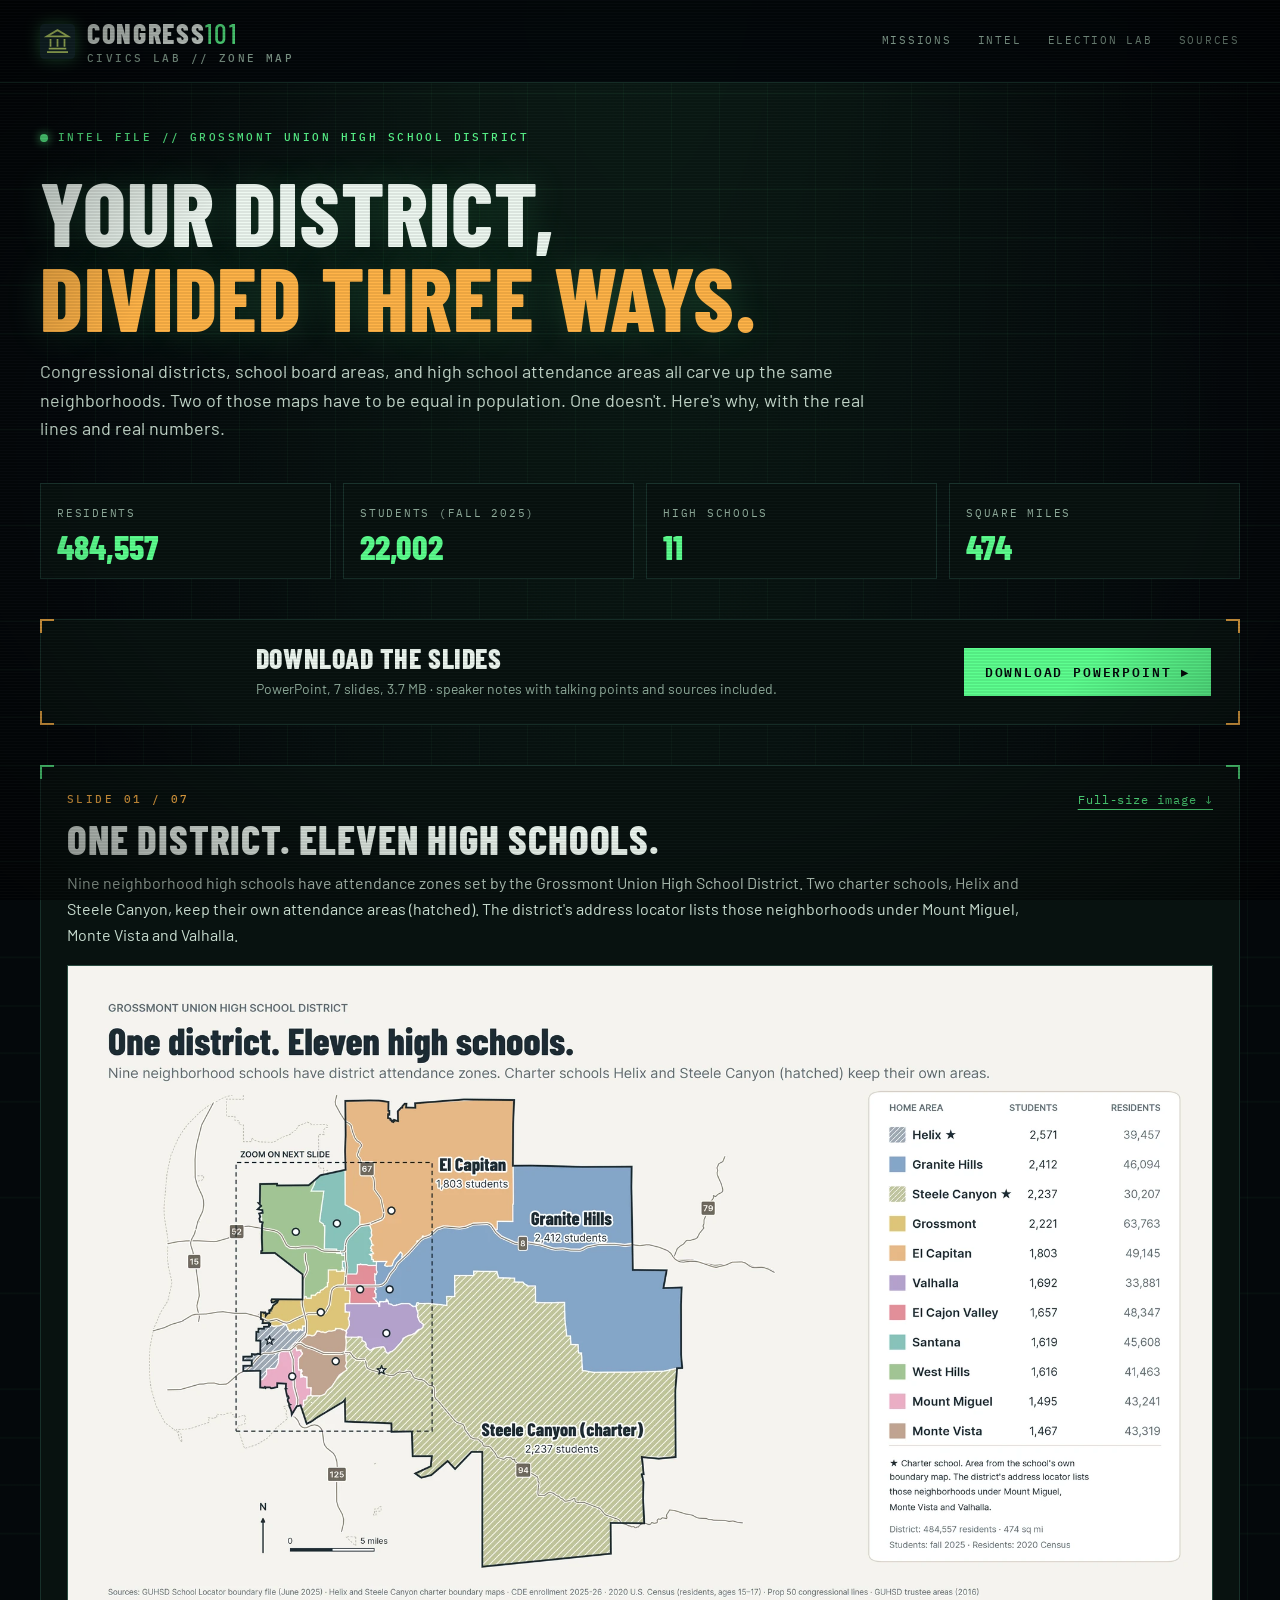
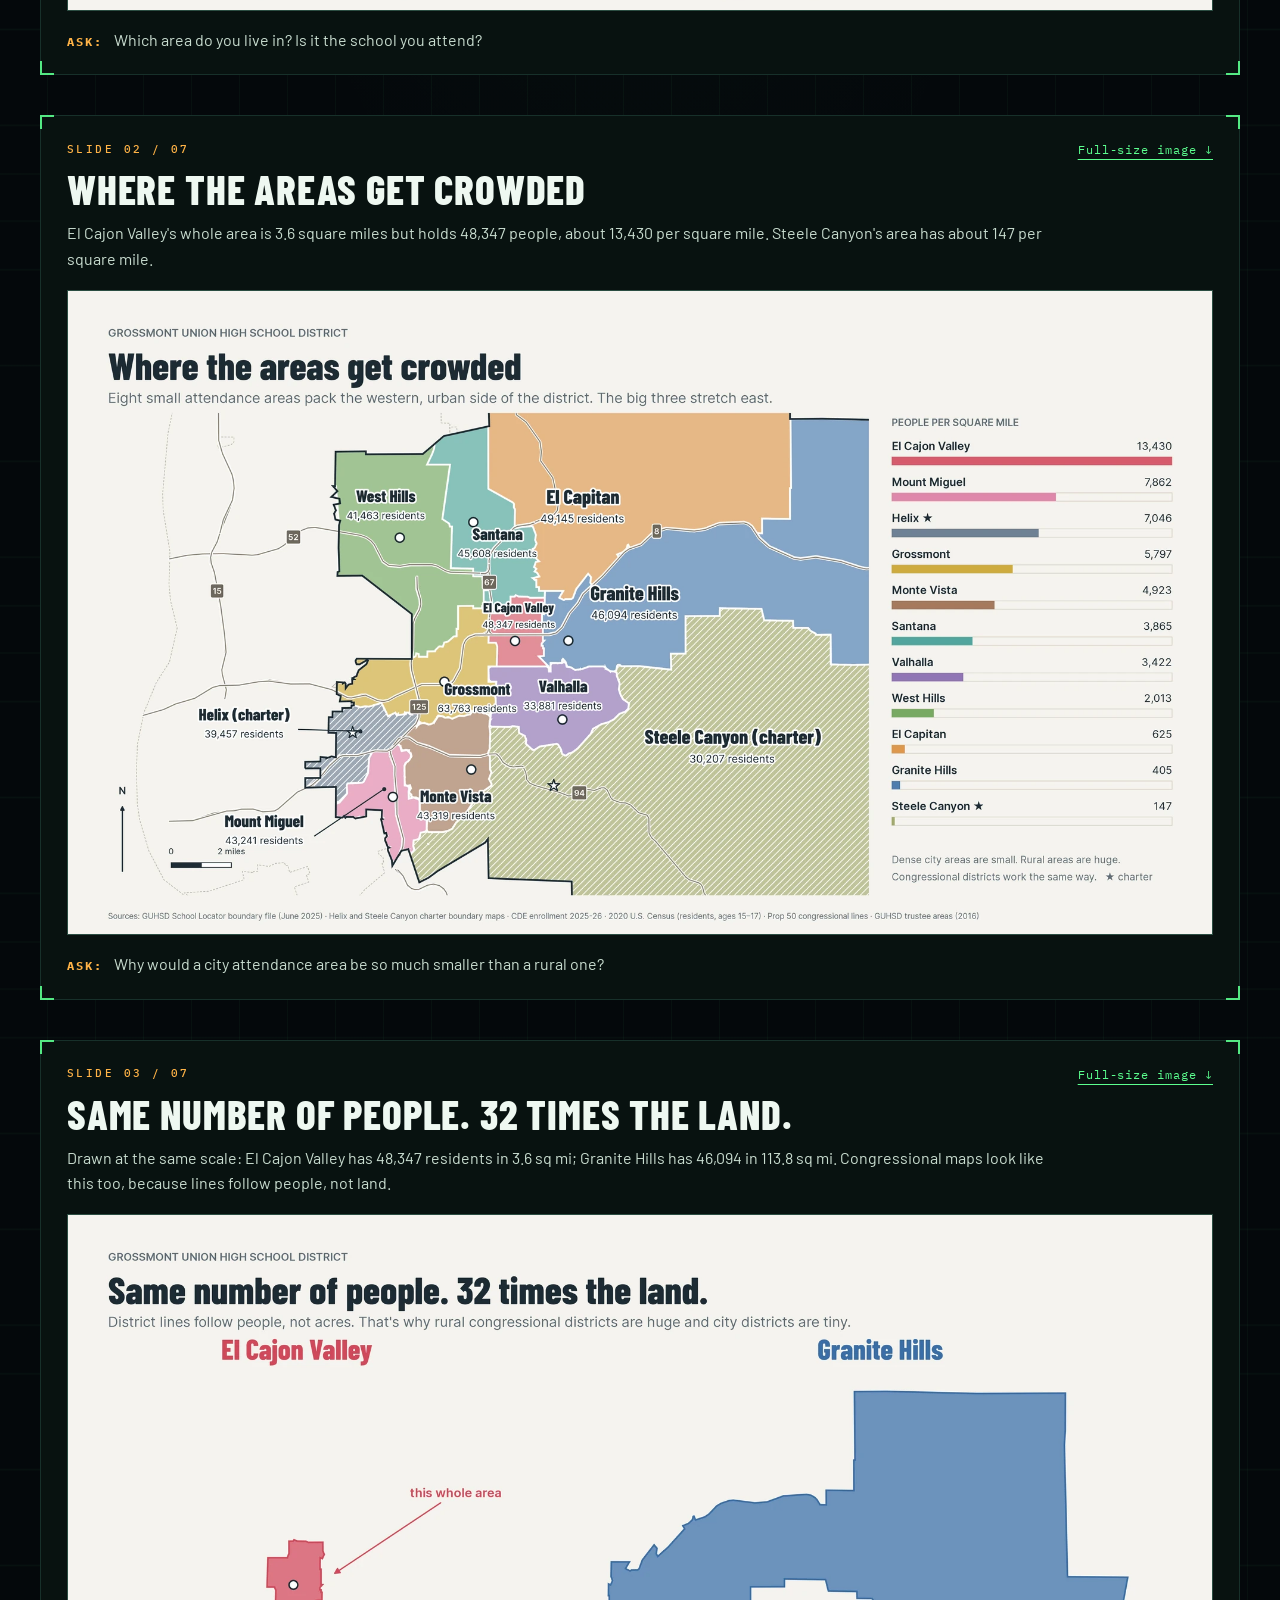
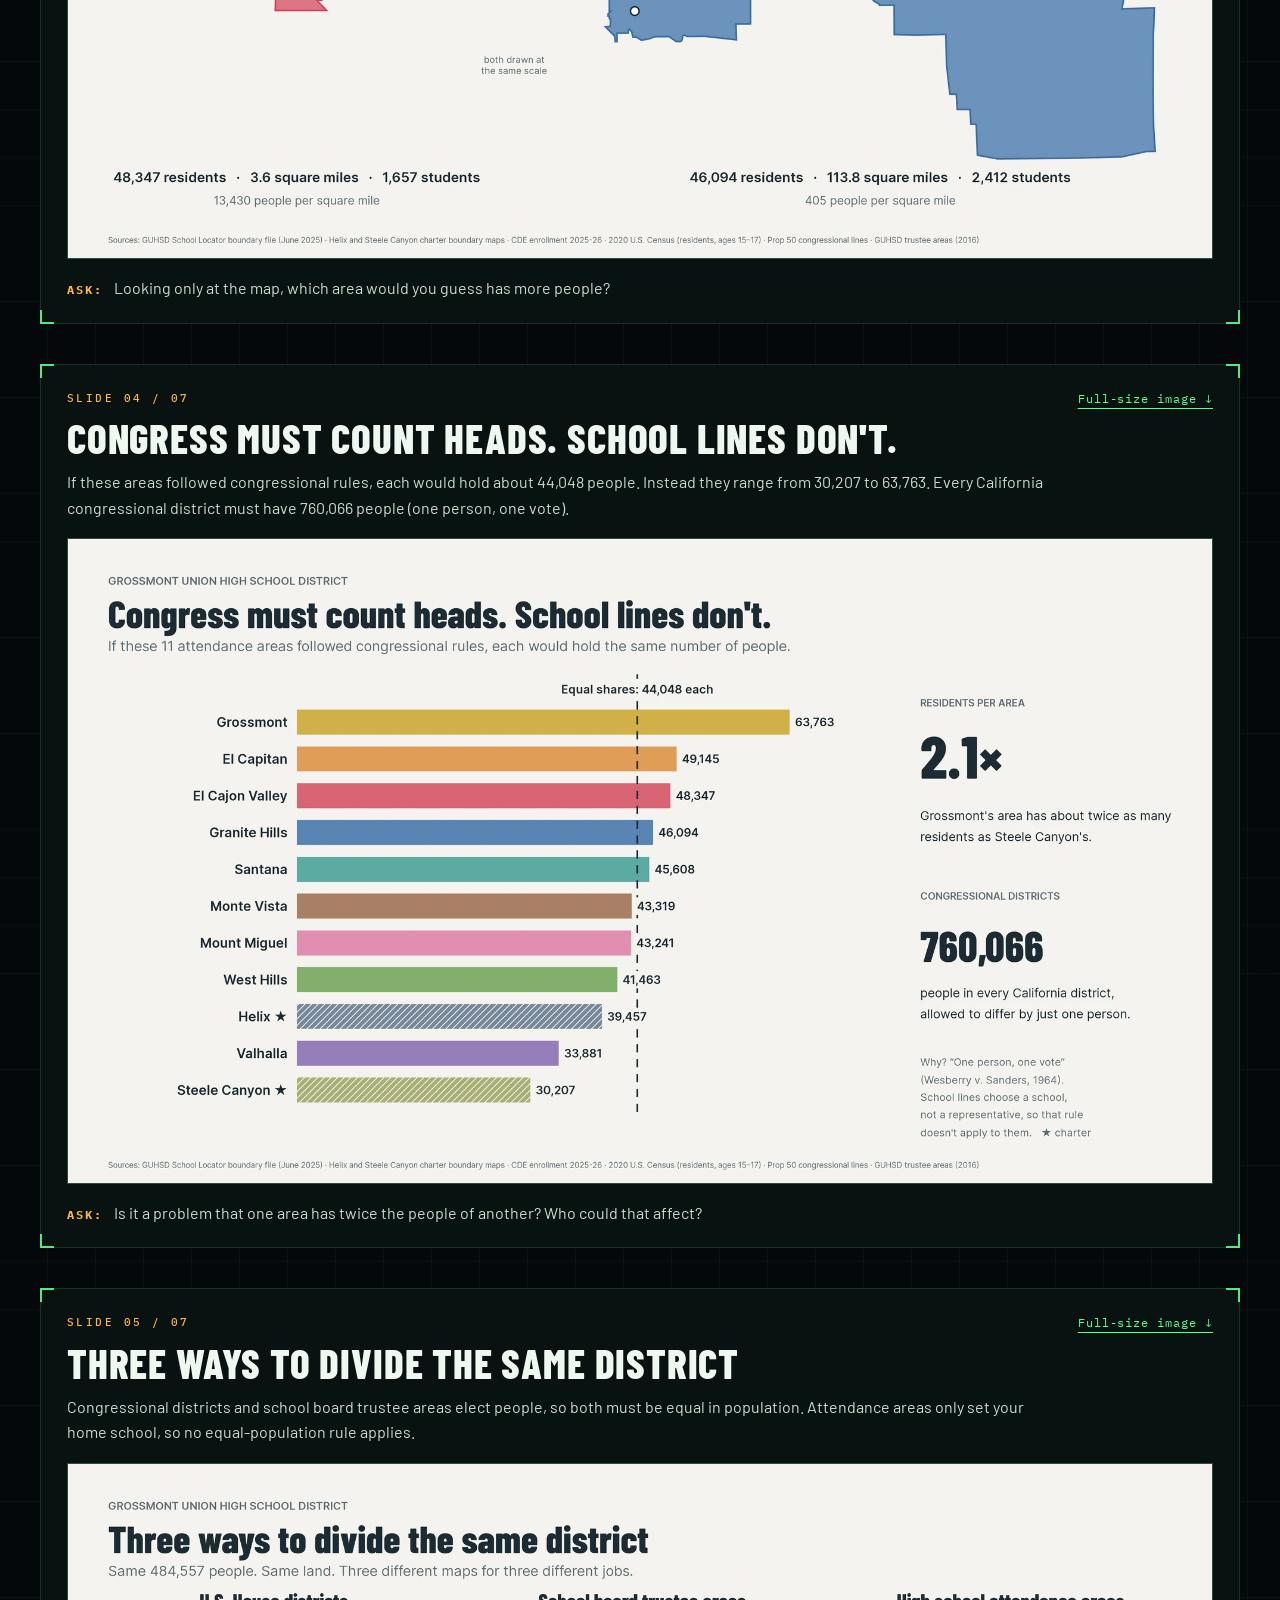
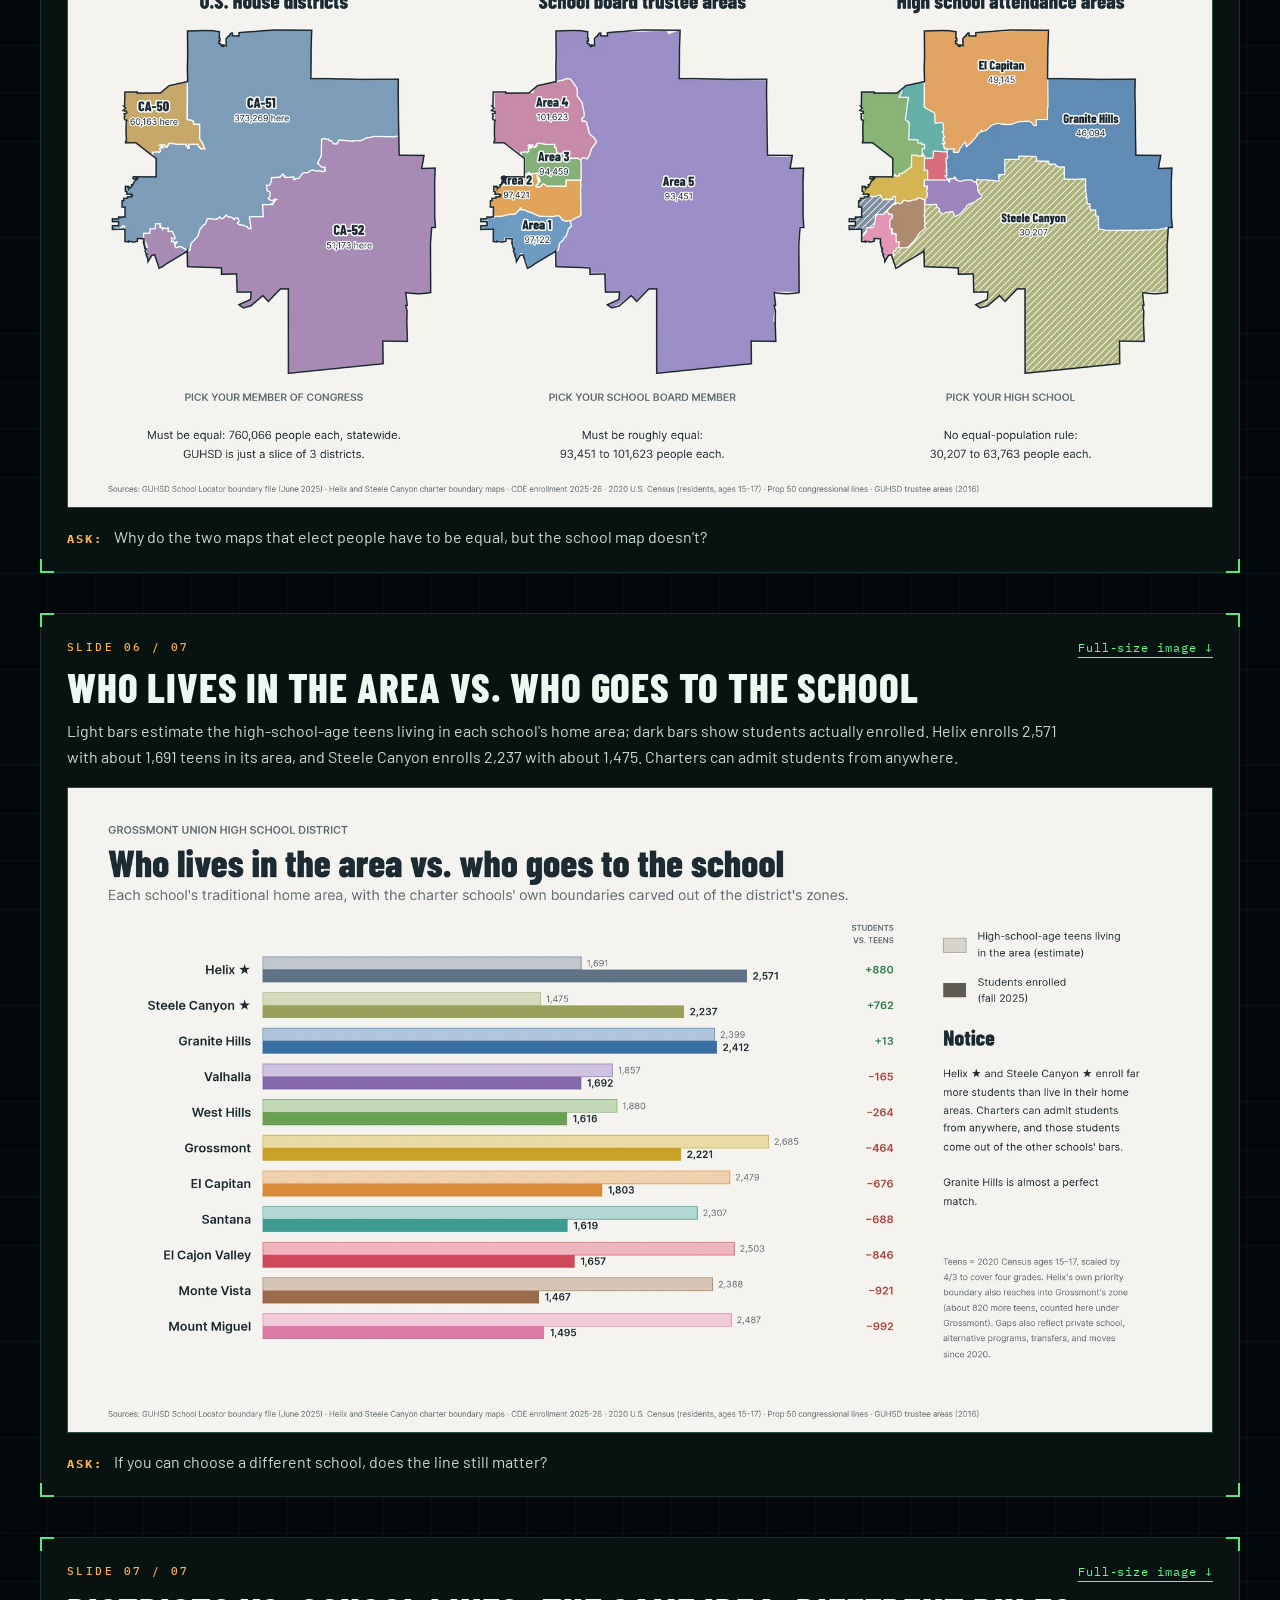
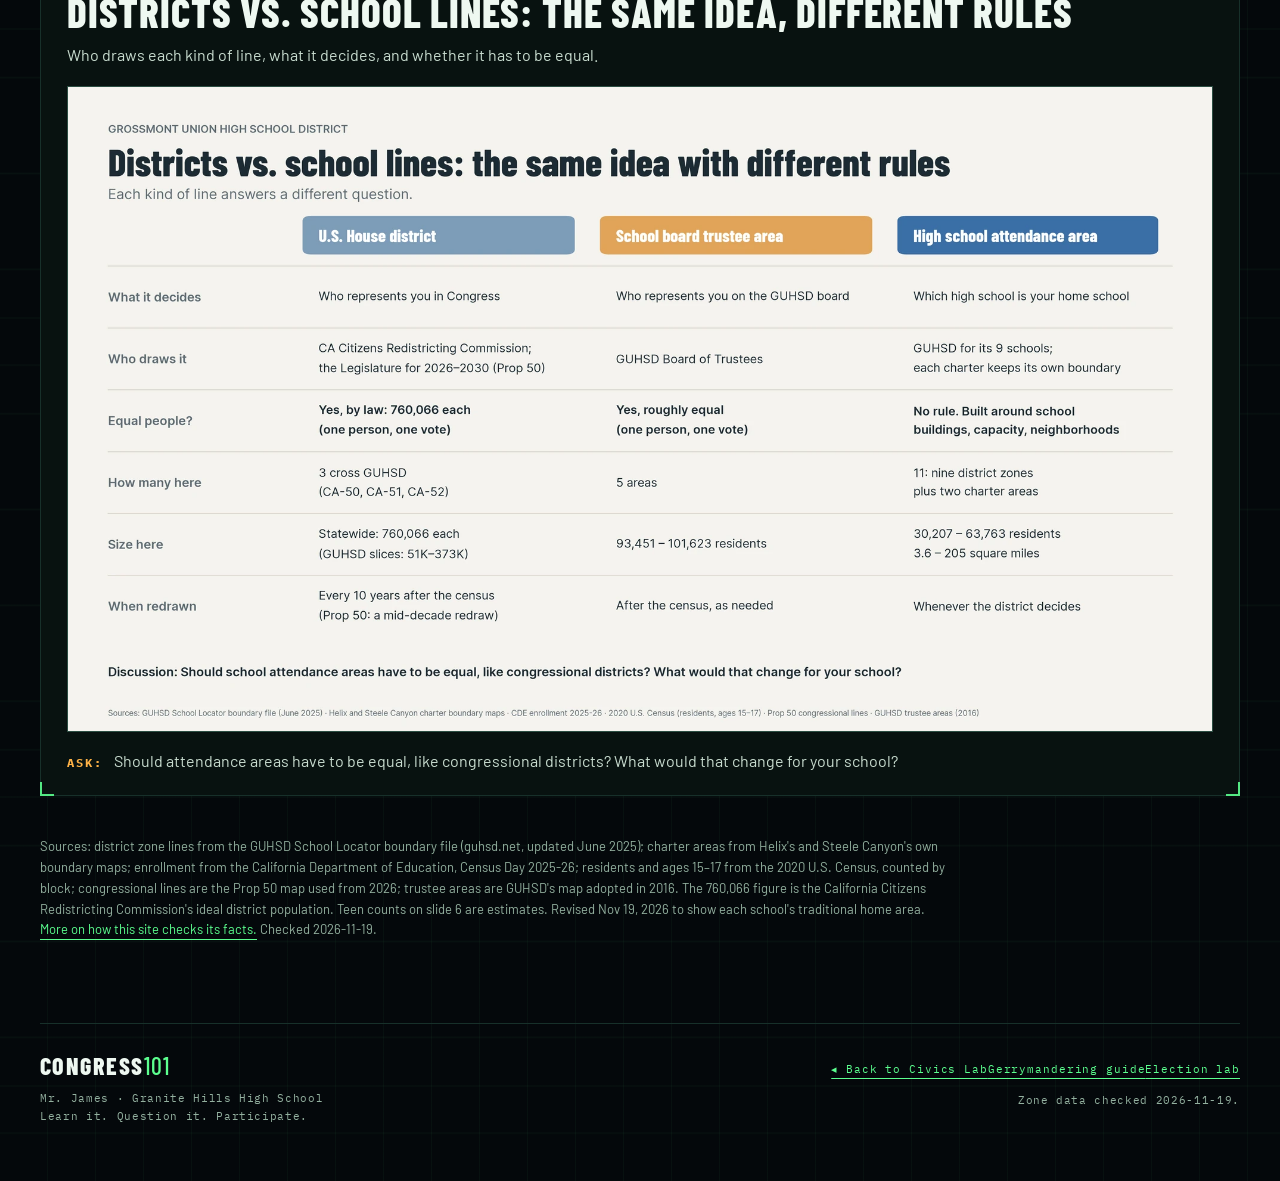
<file: zones.html>
<!doctype html>
<html lang="en">
<head>
  <meta charset="utf-8"><meta name="viewport" content="width=device-width, initial-scale=1">
  <meta name="description" content="Grossmont Union High School District's high school attendance areas compared with congressional districts and school board trustee areas: who lives where, who attends where, and why some lines must be equal.">
  <meta name="theme-color" content="#04080b"><title>Attendance Areas — Your district, divided three ways | Congress 101</title>
  <link rel="icon" href="assets/mark.svg" type="image/svg+xml"><link rel="stylesheet" href="lab.css">
<style>
.zwrap{width:min(1220px,calc(100% - 80px));margin:0 auto;padding-block:46px 70px;display:flex;flex-direction:column;gap:40px}
.zwrap h1{font-size:clamp(50px,7vw,96px);font-weight:800;line-height:.95;margin:0 0 18px}
.zdeck{font-size:18px;color:var(--text);max-width:46em;margin:0}
.zdl{display:flex;align-items:center;justify-content:space-between;gap:24px;flex-wrap:wrap;padding:24px 28px}
.zdl h2{font-size:28px;margin:0 0 6px}
.zdl p{margin:0;font-size:14px}
.zdl .button{font-size:13px}
.zstats{display:grid;grid-template-columns:repeat(4,1fr);gap:12px}
.zstats>div{border:1px solid var(--line);background:var(--panel);padding:14px 16px}
.zstats strong{display:block;font:800 34px/1 var(--display);color:var(--hud);margin-top:6px}
.zstats span{font-family:var(--mono);font-size:11px;letter-spacing:.16em;text-transform:uppercase;color:var(--text-dim)}
.zslide{padding:24px 26px 22px}
.zhead{display:flex;justify-content:space-between;align-items:center;gap:12px;margin-bottom:10px}
.zhead .eyebrow{margin:0;color:var(--amber)}
.zfull{font-family:var(--mono);font-size:12px;letter-spacing:.08em;color:var(--hud)}
.zslide h2{font-size:clamp(28px,3.2vw,42px);margin:0 0 10px}
.zdesc{font-size:16px;color:var(--text);max-width:62em;margin:0 0 18px}
.zimg{display:block;border:1px solid var(--line-2);background:#F5F3EE}
.zimg img{display:block;width:100%;height:auto}
.zask{margin:16px 0 0;font-size:16px;color:var(--text)}
.zask b{font-family:var(--mono);font-size:12px;letter-spacing:.16em;text-transform:uppercase;color:var(--amber);margin-right:8px}
.zsrc{font-size:13px;color:var(--text-dim);max-width:70em}
.zsrc a{color:var(--hud)}
@media(max-width:900px){.zstats{grid-template-columns:1fr 1fr}}
@media(max-width:760px){.zwrap{width:calc(100% - 32px)}.zslide{padding:18px 16px}.zhead{flex-wrap:wrap}}
@media print{.zdl,.zfull{display:none!important}.zslide{break-inside:avoid;background:white}.zimg{border:0}}
</style>
</head>
<body>
<a class="skip" href="#main">Skip to content</a>
<header class="site-header"><div class="nav-wrap">
  <a class="brand" href="./" aria-label="Congress 101 home"><img src="assets/mark.svg" alt="" width="35" height="35"><span>CONGRESS<span class="brand-light">101</span><small>CIVICS LAB // ZONE MAP</small></span></a>
  <nav aria-label="Main navigation"><a href="./#missions">Missions</a><a href="congress.html">Intel</a><a href="races.html">Election lab</a><a href="sources.html">Sources</a></nav>
</div></header>
<main id="main"><div class="zwrap">
  <header>
    <p class="eyebrow"><span class="status-dot"></span> Intel file // Grossmont Union High School District</p>
    <h1>Your district,<br><em>divided three ways.</em></h1>
    <p class="zdeck">Congressional districts, school board areas, and high school attendance areas all carve up the same neighborhoods. Two of those maps have to be equal in population. One doesn't. Here's why, with the real lines and real numbers.</p>
  </header>
  <div class="zstats" aria-label="District at a glance">
    <div><span>Residents</span><strong>484,557</strong></div>
    <div><span>Students (fall 2025)</span><strong>22,002</strong></div>
    <div><span>High schools</span><strong>11</strong></div>
    <div><span>Square miles</span><strong>474</strong></div>
  </div>
  <div class="zdl hud amber"><span class="corner"></span>
    <div><h2>Download the slides</h2><p>PowerPoint, 7 slides, 3.7 MB · speaker notes with talking points and sources included.</p></div>
    <a class="button primary" href="assets/zones/GUHSD_Attendance_Zones.pptx" download>Download PowerPoint ▸</a>
  </div>
  <section class="zslide hud" id="slide-1" aria-labelledby="zt-1"><span class="corner"></span>
    <div class="zhead"><span class="eyebrow">Slide 01 / 07</span><a class="zfull" href="assets/zones/01_district_zones.png" download>Full-size image ↓</a></div>
    <h2 id="zt-1">One district. Eleven high schools.</h2>
    <p class="zdesc">Nine neighborhood high schools have attendance zones set by the Grossmont Union High School District. Two charter schools, Helix and Steele Canyon, keep their own attendance areas (hatched). The district&#x27;s address locator lists those neighborhoods under Mount Miguel, Monte Vista and Valhalla.</p>
    <a class="zimg" href="assets/zones/01_district_zones.png" target="_blank" rel="noopener"><img src="assets/zones/01_district_zones.webp" width="1920" height="1080" loading="eager" alt="One district. Eleven high schools."></a>
    <p class="zask"><b>Ask:</b> Which area do you live in? Is it the school you attend?</p>
  </section>
  <section class="zslide hud" id="slide-2" aria-labelledby="zt-2"><span class="corner"></span>
    <div class="zhead"><span class="eyebrow">Slide 02 / 07</span><a class="zfull" href="assets/zones/02_west_zoom.png" download>Full-size image ↓</a></div>
    <h2 id="zt-2">Where the areas get crowded</h2>
    <p class="zdesc">El Cajon Valley&#x27;s whole area is 3.6 square miles but holds 48,347 people, about 13,430 per square mile. Steele Canyon&#x27;s area has about 147 per square mile.</p>
    <a class="zimg" href="assets/zones/02_west_zoom.png" target="_blank" rel="noopener"><img src="assets/zones/02_west_zoom.webp" width="1920" height="1080" loading="lazy" alt="Where the areas get crowded"></a>
    <p class="zask"><b>Ask:</b> Why would a city attendance area be so much smaller than a rural one?</p>
  </section>
  <section class="zslide hud" id="slide-3" aria-labelledby="zt-3"><span class="corner"></span>
    <div class="zhead"><span class="eyebrow">Slide 03 / 07</span><a class="zfull" href="assets/zones/03_same_people_more_land.png" download>Full-size image ↓</a></div>
    <h2 id="zt-3">Same number of people. 32 times the land.</h2>
    <p class="zdesc">Drawn at the same scale: El Cajon Valley has 48,347 residents in 3.6 sq mi; Granite Hills has 46,094 in 113.8 sq mi. Congressional maps look like this too, because lines follow people, not land.</p>
    <a class="zimg" href="assets/zones/03_same_people_more_land.png" target="_blank" rel="noopener"><img src="assets/zones/03_same_people_more_land.webp" width="1920" height="1080" loading="lazy" alt="Same number of people. 32 times the land."></a>
    <p class="zask"><b>Ask:</b> Looking only at the map, which area would you guess has more people?</p>
  </section>
  <section class="zslide hud" id="slide-4" aria-labelledby="zt-4"><span class="corner"></span>
    <div class="zhead"><span class="eyebrow">Slide 04 / 07</span><a class="zfull" href="assets/zones/04_equal_vs_unequal.png" download>Full-size image ↓</a></div>
    <h2 id="zt-4">Congress must count heads. School lines don&#x27;t.</h2>
    <p class="zdesc">If these areas followed congressional rules, each would hold about 44,048 people. Instead they range from 30,207 to 63,763. Every California congressional district must have 760,066 people (one person, one vote).</p>
    <a class="zimg" href="assets/zones/04_equal_vs_unequal.png" target="_blank" rel="noopener"><img src="assets/zones/04_equal_vs_unequal.webp" width="1920" height="1080" loading="lazy" alt="Congress must count heads. School lines don&#x27;t."></a>
    <p class="zask"><b>Ask:</b> Is it a problem that one area has twice the people of another? Who could that affect?</p>
  </section>
  <section class="zslide hud" id="slide-5" aria-labelledby="zt-5"><span class="corner"></span>
    <div class="zhead"><span class="eyebrow">Slide 05 / 07</span><a class="zfull" href="assets/zones/05_three_maps.png" download>Full-size image ↓</a></div>
    <h2 id="zt-5">Three ways to divide the same district</h2>
    <p class="zdesc">Congressional districts and school board trustee areas elect people, so both must be equal in population. Attendance areas only set your home school, so no equal-population rule applies.</p>
    <a class="zimg" href="assets/zones/05_three_maps.png" target="_blank" rel="noopener"><img src="assets/zones/05_three_maps.webp" width="1920" height="1080" loading="lazy" alt="Three ways to divide the same district"></a>
    <p class="zask"><b>Ask:</b> Why do the two maps that elect people have to be equal, but the school map doesn&#x27;t?</p>
  </section>
  <section class="zslide hud" id="slide-6" aria-labelledby="zt-6"><span class="corner"></span>
    <div class="zhead"><span class="eyebrow">Slide 06 / 07</span><a class="zfull" href="assets/zones/06_live_vs_attend.png" download>Full-size image ↓</a></div>
    <h2 id="zt-6">Who lives in the area vs. who goes to the school</h2>
    <p class="zdesc">Light bars estimate the high-school-age teens living in each school&#x27;s home area; dark bars show students actually enrolled. Helix enrolls 2,571 with about 1,691 teens in its area, and Steele Canyon enrolls 2,237 with about 1,475. Charters can admit students from anywhere.</p>
    <a class="zimg" href="assets/zones/06_live_vs_attend.png" target="_blank" rel="noopener"><img src="assets/zones/06_live_vs_attend.webp" width="1920" height="1080" loading="lazy" alt="Who lives in the area vs. who goes to the school"></a>
    <p class="zask"><b>Ask:</b> If you can choose a different school, does the line still matter?</p>
  </section>
  <section class="zslide hud" id="slide-7" aria-labelledby="zt-7"><span class="corner"></span>
    <div class="zhead"><span class="eyebrow">Slide 07 / 07</span><a class="zfull" href="assets/zones/07_comparison_table.png" download>Full-size image ↓</a></div>
    <h2 id="zt-7">Districts vs. school lines: the same idea, different rules</h2>
    <p class="zdesc">Who draws each kind of line, what it decides, and whether it has to be equal.</p>
    <a class="zimg" href="assets/zones/07_comparison_table.png" target="_blank" rel="noopener"><img src="assets/zones/07_comparison_table.webp" width="1920" height="1080" loading="lazy" alt="Districts vs. school lines: the same idea, different rules"></a>
    <p class="zask"><b>Ask:</b> Should attendance areas have to be equal, like congressional districts? What would that change for your school?</p>
  </section>
  <p class="zsrc">Sources: district zone lines from the GUHSD School Locator boundary file (guhsd.net, updated June 2025); charter areas from Helix's and Steele Canyon's own boundary maps; enrollment from the California Department of Education, Census Day 2025-26; residents and ages 15–17 from the 2020 U.S. Census, counted by block; congressional lines are the Prop 50 map used from 2026; trustee areas are GUHSD's map adopted in 2016. The 760,066 figure is the California Citizens Redistricting Commission's ideal district population. Teen counts on slide 6 are estimates. Revised Nov 19, 2026 to show each school's traditional home area. <a href="sources.html">More on how this site checks its facts.</a> Checked 2026-11-19.</p>
</div></main>
<footer class="wrap footer"><div><a class="brand" href="./">CONGRESS<span class="brand-light">101</span></a><p>Mr. James · Granite Hills High School<br> Learn it. Question it. Participate.</p></div><div><div class="backlinks"><a href="./">◂ Back to Civics Lab</a><a href="congress.html#gerrymander">Gerrymandering guide</a><a href="races.html">Election lab</a></div><p>Zone data checked 2026-11-19.</p></div></footer>
</body></html>
</file>
<file: lab.css>
@import url('https://fonts.googleapis.com/css2?family=Barlow:wght@400;500;600&family=Barlow+Condensed:wght@500;600;700;800&family=IBM+Plex+Mono:wght@400;500;600&display=swap');
/* Congress 101 · Civics Lab — "tactical display" theme.
   Near-black console, phosphor-green HUD, amber cautions, red warnings. Class names are shared with lab.js, sources.html and races.html; keep them stable. */
:root{
  --void:#04080b;--panel:#081210;--panel-2:#0c1b17;--panel-3:#10251f;
  --line:#17302a;--line-2:#2b4d42;
  --hud:#5cff8f;--hud-dim:#2fa85f;--hud-soft:rgba(92,255,143,.12);--hud-glow:rgba(92,255,143,.35);
  --amber:#ffb347;--amber-dim:#b57a2a;--amber-soft:rgba(255,179,71,.12);
  --red:#ff4f4f;--red-soft:rgba(255,79,79,.12);--cyan:#5fd3ff;--cyan-soft:rgba(95,211,255,.14);
  --text:#c8dccf;--text-dim:#93b09f;--white:#eef8f1;
  /* legacy token names used by other pages */
  --paper:var(--void);--ink:var(--white);--muted:var(--text-dim);--green:var(--hud);--coral:var(--amber);--blue:var(--cyan);
  --display:'Barlow Condensed','Arial Narrow',Impact,sans-serif;--body:'Barlow',system-ui,sans-serif;--mono:'IBM Plex Mono',ui-monospace,Consolas,monospace
}
*{box-sizing:border-box}
html{scroll-behavior:smooth;scroll-padding-top:120px;background:var(--void)}
body{margin:0;background:var(--void);color:var(--text);font-family:var(--body);font-size:16px;line-height:1.6;overflow-x:hidden;
  background-image:radial-gradient(ellipse 70% 45% at 50% -5%,rgba(92,255,143,.09),transparent 70%),
    repeating-linear-gradient(0deg,transparent 0 47px,rgba(92,255,143,.035) 47px 48px),
    repeating-linear-gradient(90deg,transparent 0 47px,rgba(92,255,143,.035) 47px 48px)}
body::after{content:"";position:fixed;inset:0;pointer-events:none;z-index:90;
  background:linear-gradient(rgba(255,255,255,.015) 50%,rgba(0,0,0,.08) 50%),radial-gradient(ellipse at center,transparent 60%,rgba(0,0,0,.5) 100%);
  background-size:100% 3px,100% 100%}
button,input,textarea,select{font:inherit}
button,a,input,textarea,select{-webkit-tap-highlight-color:transparent}
button{cursor:pointer;color:inherit}
button:disabled{cursor:default}
a{color:inherit;text-underline-offset:5px}
button:focus-visible,a:focus-visible,input:focus-visible,textarea:focus-visible,select:focus-visible,summary:focus-visible{outline:2px solid var(--amber);outline-offset:4px}
::selection{background:var(--hud);color:var(--void)}
h1,h2,h3,p{margin-top:0}
h1,h2,h3{font-family:var(--display);line-height:1;color:var(--white);text-transform:uppercase;letter-spacing:.02em}
h2{font-size:clamp(34px,4vw,58px);font-weight:800;margin-bottom:20px}
h2 em,h1 em{font-style:normal;color:var(--amber)}
h3{font-size:26px;font-weight:700}
p{color:var(--text-dim)}
strong{color:var(--white)}
.mono,.eyebrow,.tag,.kicker,.activity-meta,.mission-number,.progress-label,.floor-top,.hud-label{font-family:var(--mono)}
.wrap{width:min(1220px,calc(100% - 80px));margin-inline:auto}
.sr-only{position:absolute;width:1px;height:1px;overflow:hidden;clip:rect(0 0 0 0);white-space:nowrap}
.skip{position:fixed;top:-80px;left:20px;z-index:100;background:var(--hud);color:var(--void);padding:12px;font-family:var(--mono);font-size:12px}
.skip:focus{top:12px}

/* ===== bracketed HUD frame ===== */
.hud{position:relative;background:var(--panel);border:1px solid var(--line)}
.hud::before,.hud::after,.hud>.corner::before,.hud>.corner::after{content:"";position:absolute;width:12px;height:12px;border:0 solid var(--hud);opacity:.9;pointer-events:none}
.hud::before{top:-1px;left:-1px;border-width:2px 0 0 2px}
.hud::after{top:-1px;right:-1px;border-width:2px 2px 0 0}
.hud>.corner::before{bottom:-1px;left:-1px;border-width:0 0 2px 2px}
.hud>.corner::after{bottom:-1px;right:-1px;border-width:0 2px 2px 0}
.hud.amber::before,.hud.amber::after,.hud.amber>.corner::before,.hud.amber>.corner::after{border-color:var(--amber)}

/* ===== top status strip + header ===== */
.topline{background:#030607;border-bottom:1px solid var(--line);padding-inline:12px;font-family:var(--mono);font-size:11px;letter-spacing:.18em;text-transform:uppercase;color:var(--text-dim)}
.topline .wrap{display:flex;justify-content:space-between;gap:18px;padding:9px 0;flex-wrap:wrap}
.topline span b{color:var(--hud);font-weight:500}
.topline .ok::before{content:"■ ";color:var(--hud)}
.site-header{position:sticky;top:0;z-index:20;background:rgba(4,8,11,.92);backdrop-filter:blur(10px);border-bottom:1px solid var(--line)}
.nav-wrap{min-height:82px;width:min(1340px,calc(100% - 80px));margin:auto;display:flex;align-items:center;justify-content:space-between;gap:25px}
.brand{display:flex;align-items:center;gap:12px;text-decoration:none;font-family:var(--display);font-weight:800;font-size:28px;letter-spacing:.06em;line-height:1;color:var(--white);text-transform:uppercase}
.brand img{filter:drop-shadow(0 0 8px var(--hud-glow))}
.brand-light{font-weight:500;color:var(--hud)}
.brand small{display:block;font:500 11px/1 var(--mono);letter-spacing:.22em;margin-top:6px;color:var(--text-dim)}
.site-header nav{display:flex;gap:26px;align-items:center;font-family:var(--mono);font-size:11px;letter-spacing:.16em;text-transform:uppercase}
.site-header nav a{text-decoration:none;color:var(--text-dim);padding:6px 0;border-bottom:1px solid transparent}
.site-header nav a:hover{color:var(--hud);border-bottom-color:var(--hud)}
.nav-teacher{border:1px solid var(--line-2);background:transparent;padding:9px 14px;color:var(--amber);font-family:var(--mono);font-size:11px;letter-spacing:.14em;text-transform:uppercase}
.nav-teacher:hover{border-color:var(--amber);background:var(--amber-soft)}

/* ===== hero ===== */
.hero{display:grid;grid-template-columns:1.05fr 1fr;gap:56px;align-items:center;padding-block:70px 64px}
.eyebrow{font-size:11px;font-weight:500;letter-spacing:.22em;text-transform:uppercase;display:flex;gap:10px;align-items:center;margin-bottom:22px;color:var(--hud)}
.status-dot{width:8px;height:8px;background:var(--hud);border-radius:50%;box-shadow:0 0 10px var(--hud);animation:blink 1.6s ease-in-out infinite}
@keyframes blink{0%,100%{opacity:1}50%{opacity:.25}}
h1{font-size:clamp(68px,8.4vw,128px);font-weight:800;letter-spacing:.01em;line-height:.9;margin-bottom:24px;text-shadow:0 0 36px rgba(92,255,143,.18)}
.hero-deck{font-size:18px;line-height:1.65;margin-bottom:26px;color:var(--text);max-width:34em}
.actions{display:flex;align-items:center;gap:22px;flex-wrap:wrap}
.button{border:1px solid var(--hud);padding:13px 20px;display:inline-flex;gap:14px;justify-content:center;align-items:center;text-decoration:none;font-family:var(--mono);font-size:12px;font-weight:600;letter-spacing:.14em;text-transform:uppercase;background:transparent;color:var(--hud);transition:background .15s,box-shadow .15s,color .15s}
.button:hover{background:var(--hud-soft);box-shadow:0 0 18px var(--hud-glow)}
.primary{background:var(--hud);color:var(--void)}
.primary:hover{background:#7dffa6;color:var(--void)}
.light{background:var(--amber);border-color:var(--amber);color:var(--void)}
.light:hover{background:#ffc46b;color:var(--void)}
.text-link{font-family:var(--mono);font-size:12px;font-weight:500;letter-spacing:.12em;text-transform:uppercase;border:0;background:none;padding:10px 0;color:var(--amber);text-decoration:underline;text-underline-offset:6px;text-decoration-color:var(--amber-dim)}
.text-link:hover{color:#ffc46b}
.hero-foot{font-family:var(--mono);font-size:11px;letter-spacing:.12em;text-transform:uppercase;margin:26px 0 0;color:var(--text-dim)}
.hud-readouts{display:grid;grid-template-columns:repeat(4,1fr);gap:10px;margin-top:30px}
.hud-readouts>div{border:1px solid var(--line);background:var(--panel);padding:10px 12px;font-family:var(--mono);min-width:0}
.hud-label{display:block;font-size:11px;letter-spacing:.2em;text-transform:uppercase;color:var(--text-dim);margin-bottom:4px}
.hud-readouts strong{display:block;font-size:14px;font-weight:500;color:var(--hud);white-space:nowrap;overflow:hidden;text-overflow:ellipsis}
.hud-readouts strong.warn{color:var(--amber)}
.callsign-form{display:flex;gap:6px;margin-top:4px}
.callsign-form input{flex:1;min-width:0;background:var(--void);border:1px solid var(--line-2);color:var(--hud);font-family:var(--mono);font-size:13px;letter-spacing:.1em;text-transform:uppercase;padding:8px 10px}
.callsign-form input::placeholder{color:var(--text-dim);text-transform:none;letter-spacing:0}
.callsign-form button{background:var(--line-2);border:0;color:var(--white);font-family:var(--mono);font-size:11px;padding:8px 11px}
.callsign-form button:hover{background:var(--hud);color:var(--void)}

/* radar scope */
.scope-card{padding:18px 20px 16px;min-height:470px;display:flex;flex-direction:column;background:linear-gradient(180deg,#071410,#050b0d)}
.floor-top{display:flex;justify-content:space-between;gap:12px;font-size:11px;letter-spacing:.2em;text-transform:uppercase;color:var(--text-dim)}
.floor-top i{display:inline-block;background:var(--hud);height:6px;width:6px;border-radius:50%;margin-right:7px;box-shadow:0 0 8px var(--hud)}
.scope{position:relative;width:min(400px,100%);aspect-ratio:1;margin:14px auto 8px;border-radius:50%;border:1px solid var(--line-2);
  background:radial-gradient(circle,rgba(92,255,143,.1) 0 2px,transparent 3px),
    radial-gradient(circle,transparent 74.5%,rgba(92,255,143,.22) 75%,transparent 76%),
    radial-gradient(circle,transparent 49.5%,rgba(92,255,143,.22) 50%,transparent 51%),
    radial-gradient(circle,transparent 24.5%,rgba(92,255,143,.22) 25%,transparent 26%),
    radial-gradient(circle,#0b1c16 0%,#050d0b 70%,#03070a 100%);
  box-shadow:0 0 0 6px #040a0c,0 0 0 7px var(--line),0 0 40px rgba(92,255,143,.12),inset 0 0 60px rgba(0,0,0,.6)}
.scope::before,.scope::after{content:"";position:absolute;background:rgba(92,255,143,.18);pointer-events:none}
.scope::before{left:50%;top:3%;bottom:3%;width:1px}
.scope::after{top:50%;left:3%;right:3%;height:1px}
.scope .sweep{position:absolute;inset:0;border-radius:50%;background:conic-gradient(from 0deg,rgba(92,255,143,.5),rgba(92,255,143,.12) 40deg,transparent 95deg,transparent);animation:sweep 6s linear infinite;pointer-events:none}
@keyframes sweep{to{transform:rotate(360deg)}}
.scope .you{position:absolute;left:50%;top:50%;transform:translate(-50%,-50%);font-family:var(--mono);font-size:11px;letter-spacing:.2em;color:var(--white);text-align:center;pointer-events:none}
.scope .you::before{content:"";display:block;width:10px;height:10px;margin:0 auto 4px;background:var(--white);box-shadow:0 0 12px var(--white);transform:rotate(45deg)}
.contact{position:absolute;left:calc(50% + var(--x));top:calc(50% + var(--y));transform:translate(-50%,-50%);background:none;border:0;padding:8px;display:flex;flex-direction:column;align-items:center;gap:5px;color:var(--hud);font-family:var(--mono);line-height:1}
.contact i{display:block;width:12px;height:12px;border:2px solid var(--hud);transform:rotate(45deg);box-shadow:0 0 10px var(--hud-glow);transition:transform .15s,background .15s;animation:ping 3s ease-in-out infinite;animation-delay:var(--d,0s)}
@keyframes ping{0%,70%,100%{box-shadow:0 0 10px var(--hud-glow)}80%{box-shadow:0 0 0 6px rgba(92,255,143,.25),0 0 14px var(--hud-glow)}}
.contact span{font-size:11px;letter-spacing:.14em;text-align:center;white-space:nowrap}
.contact small{display:block;font-size:11px;color:var(--text-dim);letter-spacing:.1em;margin-top:3px}
.contact:hover i,.contact:focus-visible i{transform:rotate(45deg) scale(1.35);background:var(--hud-soft)}
.contact:hover span{color:var(--white)}
.contact:has([data-badge]:not(:empty)){color:var(--amber)}
.contact:has([data-badge]:not(:empty)) i{background:var(--amber);border-color:var(--amber);box-shadow:0 0 12px rgba(255,179,71,.5);animation:none}
.contact:has([data-badge]:not(:empty)) small{color:var(--amber-dim)}
.contact [data-badge]{position:absolute;width:1px;height:1px;overflow:hidden;clip:rect(0 0 0 0)}
.scope-foot{display:flex;justify-content:space-between;border-top:1px solid var(--line);margin-top:auto;padding-top:14px;gap:10px}
.scope-foot div{display:flex;gap:8px;align-items:baseline}
.scope-foot strong{font:700 26px/1 var(--display);color:var(--hud)}
.scope-foot span{font-family:var(--mono);font-size:11px;letter-spacing:.14em;text-transform:uppercase;color:var(--text-dim)}
.scope-legend{display:flex;gap:16px;justify-content:center;font-family:var(--mono);font-size:11px;letter-spacing:.14em;text-transform:uppercase;color:var(--text-dim);margin-top:6px}
.scope-legend i{display:inline-block;width:8px;height:8px;border:2px solid var(--hud);transform:rotate(45deg);margin-right:7px;vertical-align:-1px}
.scope-legend i.done{background:var(--amber);border-color:var(--amber)}

/* ===== data-link ticker ===== */
.ticker{border-block:1px solid var(--line);background:#030709;overflow:hidden}
.ticker .wrap{display:flex;gap:46px;align-items:center;padding-block:13px;font-family:var(--mono);font-size:11px;letter-spacing:.22em;text-transform:uppercase;color:var(--hud);white-space:nowrap;width:max-content;animation:ticker 38s linear infinite}
.ticker span[aria-hidden]{color:var(--amber);font-size:12px}
@keyframes ticker{to{transform:translateX(-50%)}}

/* ===== sections ===== */
.section{padding-block:80px}
.section-heading{display:flex;justify-content:space-between;gap:30px;align-items:flex-end;margin-bottom:30px}
.section-heading .eyebrow{margin-bottom:14px;color:var(--amber)}
.section-heading h2{margin-bottom:0}
.section-heading>p{font-size:14px;margin:0 0 6px;line-height:1.8;max-width:34em;text-align:right}

/* sortie status */
.progress-panel{display:flex;align-items:center;gap:24px;padding:16px 20px;margin:30px 0;flex-wrap:wrap}
.progress-panel>div:first-of-type{display:flex;gap:16px;align-items:center;flex-wrap:wrap}
.progress-label{font-size:11px;letter-spacing:.2em;text-transform:uppercase;color:var(--amber)}
.progress-panel strong{font-family:var(--mono);font-size:12px;font-weight:500;white-space:nowrap;color:var(--white);letter-spacing:.06em}
.pips{display:flex;gap:6px}
.pip{width:22px;height:10px;border:1px solid var(--line-2);position:relative;background:var(--void)}
.pip [data-badge]{position:absolute;width:1px;height:1px;overflow:hidden;clip:rect(0 0 0 0)}
.pip:has([data-badge]:not(:empty)){background:var(--amber);border-color:var(--amber);box-shadow:0 0 8px rgba(255,179,71,.6)}
.progress-track{flex:1;min-width:120px;height:6px;background:var(--panel-3);border:1px solid var(--line);overflow:hidden}
.progress-track>span{display:block;width:0;height:100%;background:linear-gradient(90deg,var(--hud-dim),var(--hud));box-shadow:0 0 10px var(--hud-glow);transition:width .3s}
.progress-panel>span{font-family:var(--mono);font-size:11px;letter-spacing:.08em;color:var(--text-dim)}

/* mission pages */
.mission-grid{display:grid;grid-template-columns:repeat(3,minmax(0,1fr));gap:20px}
.mission{position:relative;border:1px solid var(--line);background:var(--panel);display:flex;flex-direction:column;transition:transform .2s,border-color .2s,box-shadow .2s}
.mission::before,.mission::after{content:"";position:absolute;width:14px;height:14px;border:0 solid var(--hud-dim);pointer-events:none;transition:border-color .2s,transform .2s}
.mission::before{top:-1px;left:-1px;border-width:2px 0 0 2px}
.mission::after{bottom:-1px;right:-1px;border-width:0 2px 2px 0}
.mission:hover{transform:translateY(-3px);border-color:var(--line-2);box-shadow:0 10px 30px rgba(0,0,0,.5),0 0 22px rgba(92,255,143,.1)}
.mission:hover::before,.mission:hover::after{border-color:var(--hud);transform:scale(1.4)}
.mission-top{display:flex;justify-content:space-between;gap:8px;align-items:center;padding:12px 18px;font-family:var(--mono);font-size:11px;letter-spacing:.16em;text-transform:uppercase;color:var(--text-dim);border-bottom:1px solid var(--line);background:#06100d}
.tag{font-size:11px;font-weight:600;letter-spacing:.16em;color:var(--hud)}
.mission-art{height:188px;position:relative;overflow:hidden;margin:12px 12px 0;border:1px solid var(--line);background:var(--void);
  background-image:linear-gradient(rgba(92,255,143,.06) 1px,transparent 1px),linear-gradient(90deg,rgba(92,255,143,.06) 1px,transparent 1px);background-size:20px 20px}
.bill-art{display:grid;place-items:center}
.paper{background:#060f0c;transform:rotate(-7deg);width:142px;height:170px;padding:16px;display:block;border:1px solid var(--hud);box-shadow:5px 7px 0 rgba(92,255,143,.12),0 0 18px var(--hud-glow);color:var(--hud)}
.paper small{font-family:var(--mono);font-size:10px;letter-spacing:.14em;display:block;border-bottom:1px solid var(--line-2);padding-bottom:5px}
.paper b{font:700 19px/1.05 var(--display);display:block;margin:12px 0;color:var(--white);text-transform:uppercase;letter-spacing:.03em}
.paper i{font:500 10px var(--mono);letter-spacing:.12em;color:var(--amber)}
.stamp{position:absolute;right:38px;bottom:22px;transform:rotate(9deg);border:2px solid var(--amber);color:var(--amber);padding:8px;font:700 13px/1.05 var(--display);letter-spacing:.08em;text-transform:uppercase;background:rgba(4,8,11,.75)}
.budget-art{display:flex;align-items:end;justify-content:center;gap:9px;padding:30px 25px}
.budget-bar{width:36px;background:linear-gradient(180deg,var(--hud),rgba(92,255,143,.25));border-top:2px solid var(--hud);box-shadow:0 0 12px var(--hud-glow)}
.b1{height:45px}.b2{height:73px}.b3{height:112px;background:linear-gradient(180deg,var(--amber),rgba(255,179,71,.25));border-top-color:var(--amber);box-shadow:0 0 12px rgba(255,179,71,.4)}.b4{height:88px}
.budget-art b{position:absolute;top:10px;left:22px;font:800 40px var(--display);color:var(--hud);letter-spacing:.02em}
.mission-art>small{position:absolute;bottom:9px;left:0;right:0;text-align:center;font-family:var(--mono);font-size:10px;letter-spacing:.18em;color:var(--text-dim)}
.map-art{display:flex;align-items:center;justify-content:center}
.mini-map{display:grid;grid-template-columns:repeat(5,34px);gap:5px;transform:rotate(-7deg);margin-top:-10px}
.mini-map span{background:var(--red-soft);border:1px solid var(--red);color:var(--red);text-align:center;height:34px;line-height:32px;font-family:var(--mono);font-weight:600;font-size:12px}
.mini-map span:nth-child(3n+1),.mini-map span:nth-child(3),.mini-map span:nth-child(6),.mini-map span:nth-child(13){background:var(--cyan-soft);border-color:var(--cyan);color:var(--cyan)}
.mission-body{padding:22px 20px 20px;display:flex;flex-direction:column;flex:1}
.mission-number{font-size:11px;letter-spacing:.2em;color:var(--amber);margin-bottom:10px;display:flex;justify-content:space-between;gap:8px}
.mission-number span{color:var(--amber);letter-spacing:.1em}
.mission h3{margin-bottom:12px;font-size:30px}
.mission-body>p:not(.mission-number){font-size:14px;line-height:1.7;margin-bottom:22px}
.mission-link{border:0;border-top:1px solid var(--line);padding:16px 0 0;background:none;width:100%;display:flex;align-items:center;justify-content:space-between;text-align:left;font-family:var(--mono);font-size:11px;font-weight:600;letter-spacing:.16em;text-transform:uppercase;color:var(--hud);margin-top:auto}
.mission-link:hover{color:var(--white)}
.mission-link span{font-size:16px;color:var(--amber)}
.compact .mission-body{padding-top:22px}

/* intel library */
.learn-section{background:var(--panel-2);border-block:1px solid var(--line);padding:70px 0;position:relative}
.learn-grid{display:grid;grid-template-columns:1fr 1fr;gap:80px}
.learn-grid .eyebrow{color:var(--amber)}
.learn-grid h2{font-size:clamp(34px,3.6vw,50px)}
.learn-grid p{font-size:14px;max-width:30em}
.learn-grid .button{margin-top:14px}
.lesson-list a{display:flex;text-decoration:none;border-bottom:1px solid var(--line);align-items:center;gap:20px;padding:18px 0;transition:background .15s}
.lesson-list a:first-child{padding-top:0}
.lesson-list a:hover h3{color:var(--hud)}
.lesson-list a>span{font-family:var(--mono);font-size:11px;color:var(--hud);letter-spacing:.1em}
.lesson-list a b{margin-left:auto;color:var(--amber)}
.lesson-list h3{font-size:22px;margin-bottom:4px}
.lesson-list p{font-size:12px;margin:0;font-family:var(--mono);letter-spacing:.04em}

/* comms */
.toolkit-grid{display:grid;grid-template-columns:repeat(3,1fr);gap:28px;margin-top:40px}
.tool-card{display:block;text-align:left;padding:24px 0 0;border:0;border-top:2px solid var(--hud-dim);background:none;text-decoration:none;color:inherit;transition:border-color .15s}
.tool-card:hover{border-top-color:var(--hud)}
.tool-card h3{font-size:24px}
.tool-card:hover h3{color:var(--hud)}
.tool-card p{font-size:14px}
.tool-card small{font-family:var(--mono);font-size:11px;letter-spacing:.16em;color:var(--text-dim)}
.tool-icon{display:block;font-size:34px;height:58px;color:var(--amber)}

/* briefing note */
.class-note{position:relative;display:flex;align-items:center;gap:30px;padding:28px 30px;margin-bottom:70px;background:var(--panel);border:1px solid var(--line)}
.class-note::before,.class-note::after{content:"";position:absolute;width:12px;height:12px;border:0 solid var(--amber);pointer-events:none}
.class-note::before{top:-1px;left:-1px;border-width:2px 0 0 2px}.class-note::after{bottom:-1px;right:-1px;border-width:0 2px 2px 0}
.class-note>span{font-size:46px;color:var(--amber);font-family:var(--mono)}
.class-note h2{font-size:26px;margin-bottom:6px}
.class-note p{font-size:13px;margin:0}
.class-note .text-link{margin-left:auto;white-space:nowrap}

/* status bar footer */
.footer{border-top:1px solid var(--line);padding-block:30px 44px;display:flex;justify-content:space-between;gap:30px}
.footer .brand{font-size:24px;gap:0}
.footer p{font-size:11px;margin:12px 0;font-family:var(--mono);letter-spacing:.06em}
.footer>div:last-child{text-align:right}
.footer a:not(.brand){font-family:var(--mono);font-size:11px;letter-spacing:.08em;color:var(--hud)}
.footer .text-link{font-size:11px}
.footer [role=status]{display:block;font-size:11px;font-family:var(--mono);color:var(--amber)}
.noscript{padding:30px;background:var(--amber);color:var(--void)}
.noscript a{color:var(--void)}

/* ===== MFD dialog ===== */
dialog{border:1px solid var(--hud-dim);padding:0;width:min(880px,calc(100% - 32px));max-height:90dvh;background:var(--panel);color:var(--text);box-shadow:0 0 0 6px #040a0c,0 0 0 7px var(--line),0 30px 120px #000,0 0 60px rgba(92,255,143,.1)}
dialog::backdrop{background:rgba(3,7,9,.86);backdrop-filter:blur(5px)}
body.modal-open{overflow:hidden}
.dialog-bar{display:flex;align-items:center;justify-content:space-between;padding:13px 24px;border-bottom:1px solid var(--line);position:sticky;top:0;background:#06100d;z-index:2;font-family:var(--mono);font-size:11px;letter-spacing:.2em;text-transform:uppercase;color:var(--amber)}
.dialog-bar span::before{content:"MFD-1 // ";color:var(--text-dim)}
.dialog-bar button{border:1px solid var(--line-2);background:var(--void);font-family:var(--mono);font-size:11px;letter-spacing:.1em;padding:7px 13px;color:var(--white)}
.dialog-bar button:hover{border-color:var(--red);color:var(--red)}
#activity-content{padding:30px 32px 36px}
#activity-title{font-size:clamp(34px,4vw,46px);outline:none;margin-bottom:12px}
.activity-intro{font-size:15px;max-width:680px;color:var(--text)}
.activity-meta{font-size:11px;letter-spacing:.2em;text-transform:uppercase;color:var(--amber);margin-bottom:10px}
.activity-panel{padding:22px 24px;border:1px solid var(--line);background:var(--panel-2);margin:22px 0;position:relative}
.activity-panel::before{content:"";position:absolute;left:-1px;top:-1px;width:12px;height:12px;border:2px solid var(--hud-dim);border-width:2px 0 0 2px}
.activity-panel h3{font-size:26px}
.activity-panel p{font-size:15px;color:var(--text)}
.activity-panel ul,.activity-panel ol,#activity-content ol,#activity-content ul{color:var(--text);padding-left:22px}
#activity-content li{margin:8px 0}
.choices{display:grid;gap:10px}
.choice{width:100%;border:1px solid var(--line-2);background:var(--void);padding:15px 18px 15px 40px;text-align:left;font-size:15px;line-height:1.5;color:var(--text);position:relative;transition:border-color .15s,background .15s}
.choice::before{content:"▸";position:absolute;left:16px;color:var(--hud);font-family:var(--mono)}
.choice:hover:enabled{background:var(--hud-soft);border-color:var(--hud);color:var(--white)}
.choice.correct{background:var(--hud-soft);border-color:var(--hud);color:var(--hud)}
.choice.correct::before{content:"✓"}
.choice.wrong{background:var(--red-soft);border-color:var(--red);color:var(--red)}
.choice.wrong::before{content:"✕";color:var(--red)}
.feedback{background:var(--amber-soft);border:1px solid var(--amber-dim);padding:16px 18px 16px 40px;font-size:15px;margin:18px 0;color:var(--text);position:relative}
.feedback::before{content:"\25B8";position:absolute;left:16px;top:16px;color:var(--amber);font-family:var(--mono)}
.feedback p{margin-bottom:0;color:var(--text)}
.feedback strong{color:var(--amber)}
.feedback:empty{display:none}
.button-row{display:flex;gap:12px;align-items:center;flex-wrap:wrap;margin-top:20px}
.small-note{font-size:12px!important;color:var(--text-dim);font-family:var(--mono);line-height:1.6}
.score-strip{display:flex;gap:30px;flex-wrap:wrap;border-block:1px solid var(--line);padding:14px 0;margin:20px 0;font-family:var(--mono);font-size:11px;letter-spacing:.1em;text-transform:uppercase;color:var(--text-dim)}
.score-strip strong{display:block;font:800 34px/1 var(--display);color:var(--hud)}
.steps{display:flex;gap:5px;margin:20px 0}
.steps span{height:6px;background:var(--panel-3);border:1px solid var(--line);flex:1}
.steps .done{background:var(--hud);border-color:var(--hud);box-shadow:0 0 8px var(--hud-glow)}
label{display:block;font-family:var(--mono);font-size:12px;letter-spacing:.08em;color:var(--white);margin:20px 0 7px}
textarea,input[type=text],input[type=url],select{display:block;width:100%;border:1px solid var(--line-2);background:var(--void);padding:12px;color:var(--white);font-family:var(--body)}
textarea:focus,input:focus{border-color:var(--hud)}
textarea{min-height:110px;resize:vertical;font-weight:400}
textarea::placeholder,input::placeholder{color:var(--text-dim)}
input[type=range]{width:100%;accent-color:var(--hud);min-height:30px}
.range-row{display:grid;grid-template-columns:1fr 60px;align-items:center;gap:4px 20px;margin:14px 0}
.range-row label{margin:0}
.range-row input{grid-column:1/3}
.range-row output{font:700 24px var(--display);text-align:right;color:var(--hud)}
.budget-total{background:var(--void);border:1px solid var(--hud-dim);padding:20px 22px;color:var(--white);box-shadow:inset 0 0 30px rgba(92,255,143,.06)}
.budget-total p{color:var(--text);margin-bottom:0}
.budget-total strong{font:800 36px/1 var(--display);color:var(--hud)}
.districts{display:grid;gap:10px;margin:25px 0}
.district-row{display:flex;gap:6px;align-items:center}
.district-row>small{width:20px;font-family:var(--mono);color:var(--text-dim)}
.voter{display:grid;place-items:center;width:34px;height:34px;background:var(--cyan-soft);border:1px solid var(--cyan);color:var(--cyan);font-family:var(--mono);font-size:11px;font-weight:600}
.voter.b{background:var(--red-soft);border-color:var(--red);color:var(--red)}
.district-winner{margin-left:10px;font-family:var(--mono);font-size:11px;letter-spacing:.1em;text-transform:uppercase;color:var(--amber)}
.mode-buttons{display:flex;gap:8px;flex-wrap:wrap}
.mode-buttons button[aria-pressed=true]{background:var(--hud);color:var(--void)}
.checklist label{display:flex;gap:12px;align-items:start;font-size:14px;font-family:var(--body);color:var(--text)}
.checklist input{margin-top:6px;accent-color:var(--hud)}
.source-link{font-family:var(--mono);font-size:12px;color:var(--hud)}
details{border:1px solid var(--line);padding:14px 18px;margin:18px 0;background:var(--panel-2)}
summary{cursor:pointer;font-family:var(--mono);font-size:12px;letter-spacing:.1em;text-transform:uppercase;color:var(--amber)}
.print-title{display:none}

/* documents (sources page) */
.document{max-width:900px;padding-block:60px}
.document h1{font-size:clamp(48px,6vw,76px)}
.document h2{font-size:32px;margin-top:48px}
.document li{margin:12px 0;color:var(--text)}
.document a{color:var(--hud)}
.document table{border-collapse:collapse;width:100%}
.document th,.document td{text-align:left;padding:12px;border:1px solid var(--line);font-size:14px;vertical-align:top;color:var(--text)}
.document th{font-family:var(--mono);font-size:11px;letter-spacing:.1em;text-transform:uppercase;color:var(--amber);background:var(--panel)}
.worksheet-value{white-space:pre-wrap;overflow-wrap:anywhere}

@media(min-width:1500px){.hero{padding-block:90px}.scope-card{min-height:500px}.scope{width:420px}}
@media(max-width:1050px){.wrap,.nav-wrap{width:calc(100% - 48px)}
.hero{gap:30px;padding-block:55px}.hero h1{font-size:88px}
.hud-readouts{grid-template-columns:repeat(2,1fr)}
.scope-card{padding:16px;min-height:430px}.scope{width:min(340px,100%)}
.scope-foot div{display:block}.scope-foot span{display:block}
.mission-top,.mission-body{padding-inline:16px}.mission h3{font-size:27px}
.learn-grid{gap:40px}.class-note{gap:20px}.class-note .text-link{white-space:normal;min-width:140px}
.site-header nav{gap:16px}.topline .wrap span:nth-child(2){display:none}}
@media(max-width:760px){.wrap,.nav-wrap{width:calc(100% - 36px)}
.nav-wrap{padding:15px 0;flex-wrap:wrap;gap:14px;min-height:0}.brand{font-size:24px}
.site-header nav{justify-content:space-between;width:100%;gap:8px 12px;font-size:11px;letter-spacing:.08em;flex-wrap:wrap}.site-header nav a{white-space:nowrap}.nav-teacher{padding:6px 9px;font-size:11px;letter-spacing:.06em;white-space:nowrap}.nav-teacher span{display:none}
.hero{grid-template-columns:1fr;gap:36px;padding-block:40px}.hero h1{font-size:clamp(64px,19vw,92px)}
.hero-deck{font-size:17px}.hero .eyebrow{font-size:11px}.hero-foot{margin-top:20px}
.scope-card{min-height:0}.scope{width:min(320px,100%)}
.contact{padding:5px}
.ticker .wrap{padding-block:11px;font-size:11px}
.section{padding-block:50px}.section-heading{align-items:start;flex-direction:column;gap:16px}
.section-heading>p{text-align:left}.section-heading h2{font-size:40px}.section-heading p br{display:none}
.progress-panel{gap:12px}.progress-panel>div:first-child{justify-content:space-between;width:100%;flex-wrap:wrap}
.mission-grid{grid-template-columns:1fr 1fr;gap:14px}.mission-grid .featured{grid-column:1/3}
.featured .mission-art{height:190px}.mission-art{height:155px}.mission-top{flex-wrap:wrap;gap:5px}
.mission-body{padding:18px 16px}.mission h3{font-size:26px}.mission-body>p:not(.mission-number){font-size:13px}
.mini-map{grid-template-columns:repeat(5,22px);gap:4px}.mini-map span{height:26px;line-height:24px}
.budget-art{gap:7px;padding-inline:14px}.budget-bar{width:25px}.budget-art b{font-size:30px}.b3{height:88px}.b4{height:65px}
.mission-grid article:last-child{grid-column:1/3}
.learn-grid{grid-template-columns:1fr;gap:40px}.learn-grid h2{font-size:36px}.learn-section{padding-block:45px}
.toolkit-grid{grid-template-columns:1fr;gap:5px;margin-top:20px}.tool-card{padding:20px 0}
.tool-icon{float:left;margin-right:20px;height:110px;width:35px}.tool-card h3{font-size:22px}.tool-card p{font-size:13px}
.class-note{padding:22px;flex-wrap:wrap;margin-bottom:45px}.class-note>span{font-size:36px}.class-note>div{flex:1}
.class-note .text-link{margin-left:0}.class-note h2{font-size:23px}.class-note p br{display:none}
.footer{flex-direction:column}.footer>div:last-child{text-align:left}
#activity-content{padding:24px 18px}#activity-title{font-size:32px}.activity-panel{padding:18px}
.district-row{gap:3px}.voter{width:22px;height:26px;font-size:11px}.district-winner{font-size:11px;margin-left:3px}.district-row>small{font-size:11px;width:15px}
.dialog-bar{padding:12px 16px}.score-strip{gap:16px}.document h1{font-size:44px}.document{overflow-wrap:anywhere}.document table{display:block;overflow-x:auto}
.topline .wrap{justify-content:center;text-align:center}.topline .wrap span:nth-child(2){display:none}}
@media(max-width:540px){.mission-grid{grid-template-columns:1fr}.mission-grid .featured,.mission-grid article:last-child{grid-column:auto}
.mission-art{height:190px}.mini-map{grid-template-columns:repeat(5,30px)}.mini-map span{height:30px;line-height:28px}
.hud-readouts{grid-template-columns:1fr 1fr}}
@media(max-width:760px){html{scroll-padding-top:160px}}
@media(prefers-reduced-motion:reduce){html{scroll-behavior:auto}
*,*::before,*::after{transition:none!important;animation:none!important}
.ticker .wrap{width:auto;flex-wrap:wrap;white-space:normal;justify-content:center}}

@media print{body{background:white;color:black;font-size:12pt;background-image:none}body::after{display:none}
h1,h2,h3{color:black;text-shadow:none}p{color:#222}
body.modal-open>*:not(dialog){display:none!important}
dialog[open]{position:static;display:block;width:100%;max-width:none;max-height:none;height:auto;overflow:visible;border:0;box-shadow:none;background:white;color:black}
dialog::backdrop,.dialog-bar,button,.button,.site-header,.topline,.ticker,.scope-card,.mission-art,.progress-panel,.footer{display:none!important}
#activity-content{padding:0}p,.small-note,.activity-panel p,.feedback,.feedback p{color:black!important}
.activity-panel,.feedback,.budget-total{break-inside:avoid;background:white;color:black;border:1px solid #aaa}
.budget-total strong,.score-strip strong,.range-row output{color:black}
.wrap{width:100%}.hero,.learn-grid,.mission-grid,.toolkit-grid{display:block}.hero{padding:20px 0}.hero h1{font-size:45px}
.section{padding:20px 0}.mission{margin:10px 0;break-inside:avoid;background:white}
.learn-section{background:white;color:black;padding:20px 0}.learn-grid p,.learn-grid .eyebrow,.learn-grid h2 em{color:black}
.class-note{background:white}.print-title{display:block}.worksheet-value{border-bottom:1px solid #aaa;min-height:35px}
.choices .choice{display:block;border:1px solid #aaa;margin:5px 0;background:white;color:black}
.document{padding:10px}.document table{display:table}.document th,.document td{color:black}.document th{background:#eee;color:black}
a{text-decoration:none;color:black}}
[hidden]{display:none!important}
</file>
